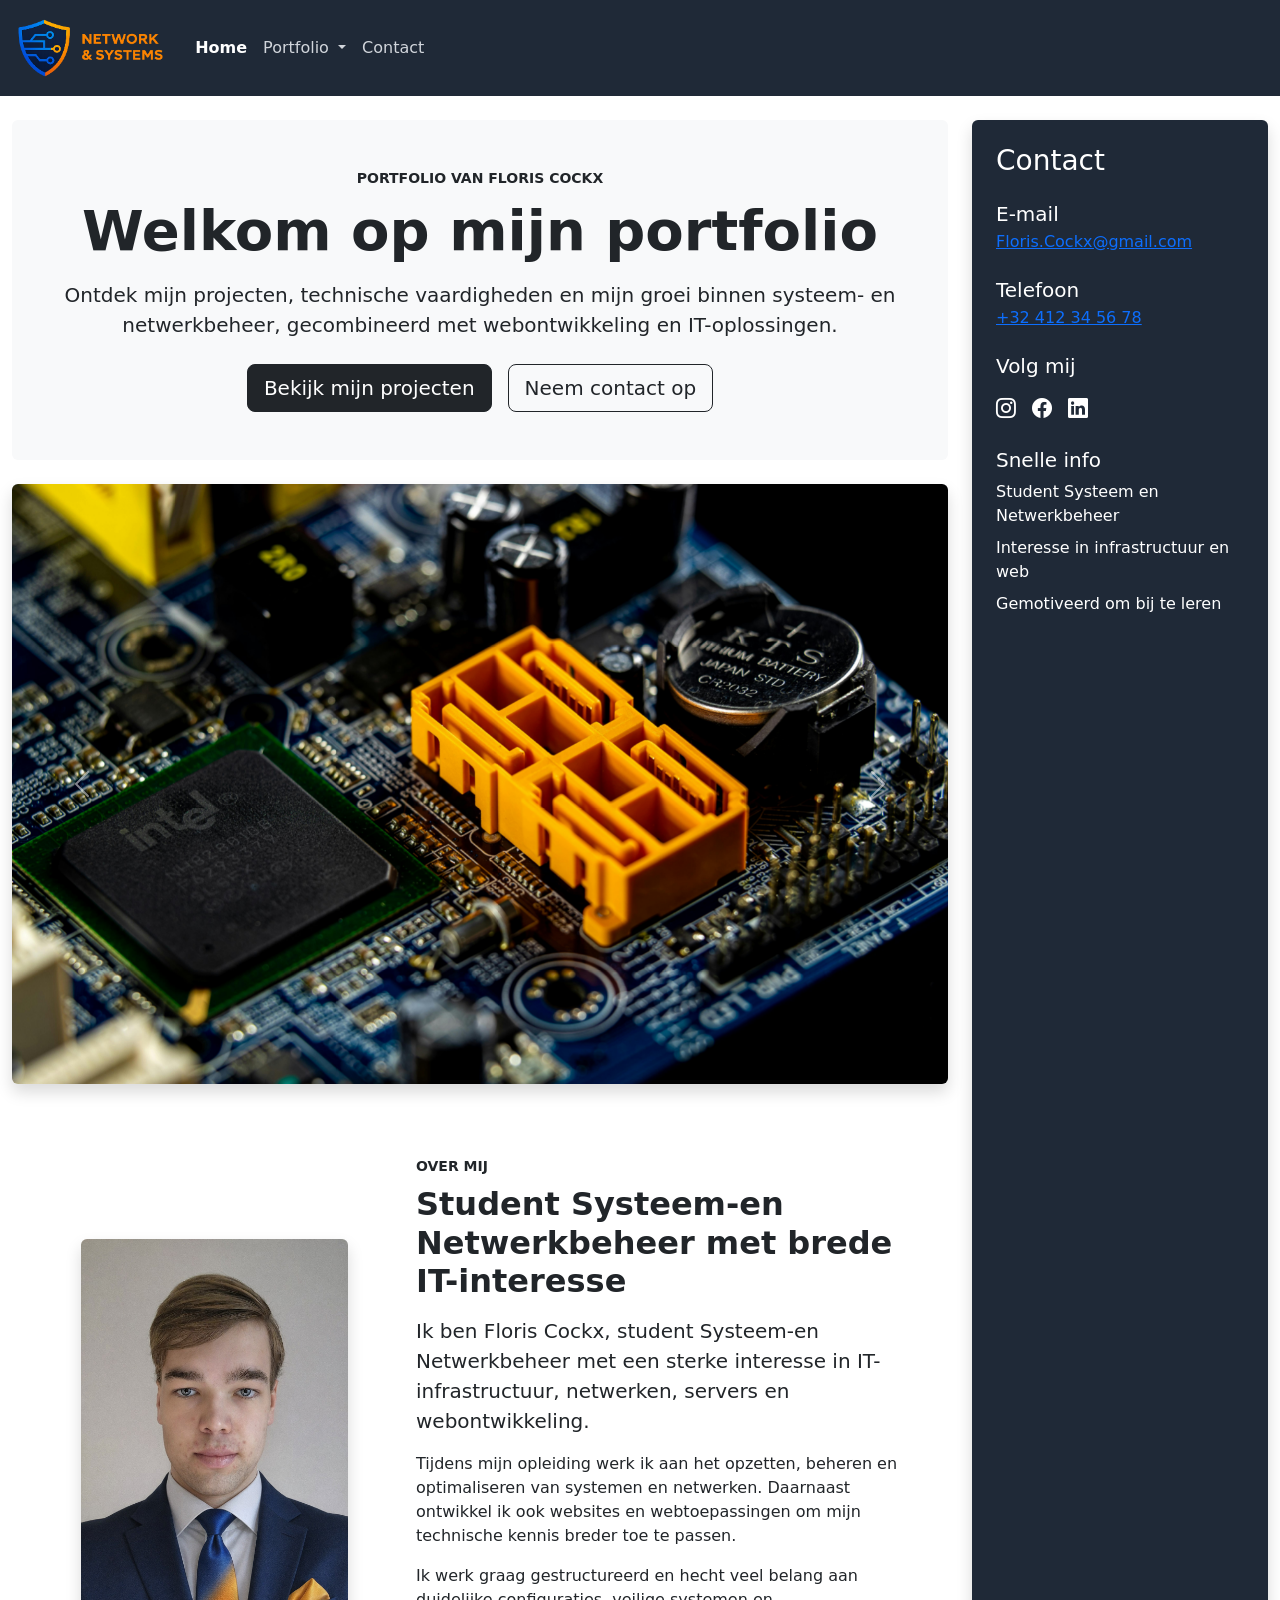
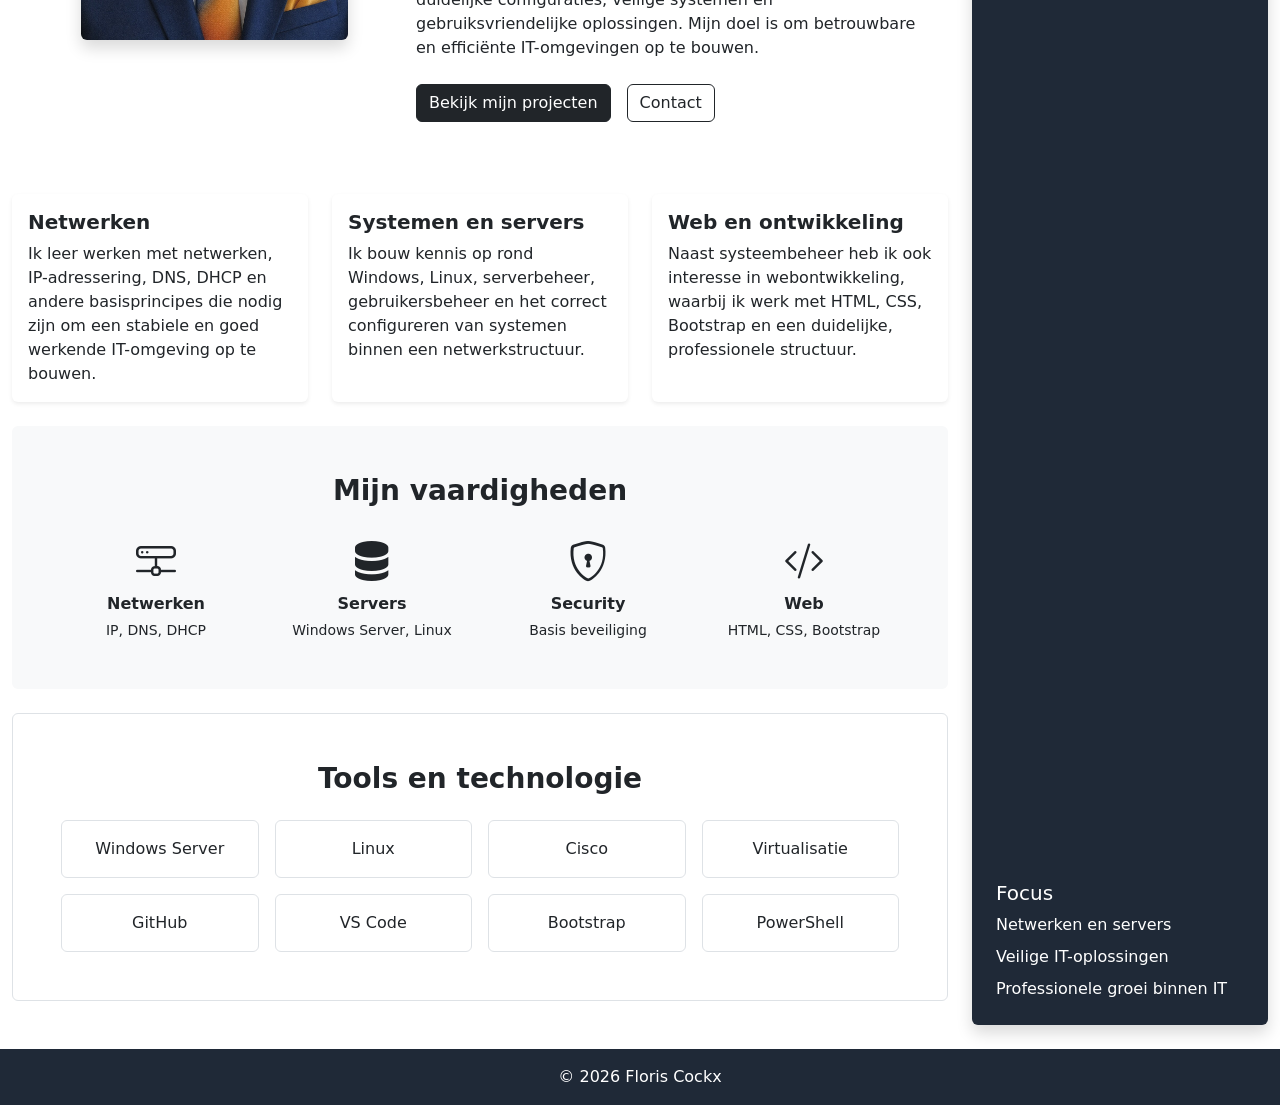
<file: index.html>
<!DOCTYPE html>
<html lang="nl-BE">

<head>
    <!-- Required meta tags -->
    <meta charset="UTF-8">
    <!-- version egde --> 
    <meta http-equiv="X-UA-Compatible" content="IE=edge">
    <meta name="viewport" content="width=device-width, initial-scale=1.0">
    <title>home | Portfolio Floris Cockx</title>
    <!--Reset css copy paste-->
    <link rel="stylesheet" href="css/reset.css">
    <!-- Bootstrap CSS -->
    <link href="https://cdn.jsdelivr.net/npm/bootstrap@5.3.3/dist/css/bootstrap.min.css" rel="stylesheet"
        integrity="sha384-QWTKZyjpPEjISv5WaRU9OFeRpok6YctnYmDr5pNlyT2bRjXh0JMhjY6hW+ALEwIH" crossorigin="anonymous">
    <!-- Bootstrap CSS icons: https://icons.getbootstrap.com/#usage -->
    <link rel="stylesheet" href="https://cdn.jsdelivr.net/npm/bootstrap-icons@1.11.3/font/bootstrap-icons.min.css">
    <!-- JavaScript: Bootstrap Bundle with Popper -->
    <script src="https://cdn.jsdelivr.net/npm/bootstrap@5.3.3/dist/js/bootstrap.bundle.min.js"
        integrity="sha384-YvpcrYf0tY3lHB60NNkmXc5s9fDVZLESaAA55NDzOxhy9GkcIdslK1eN7N6jIeHz" crossorigin="anonymous" defer>
    </script>
    <!-- script voor de huidige jaar -->
    <script src="js/script-jaar.js" defer></script>
    <!-- eigen geschreven css voor jouw html-bestand -->
    <link rel="stylesheet" href="css/style.css">
</head>

<body>
    <header>
        <nav class="navbar navbar-expand-lg navbar-dark header-kleur">
            <section class="container-fluid">
                <a class="navbar-brand" href="index.html">
                    <img src="assets/images/Logo.png" alt="Logo" height="70">
                </a>

                <button class="navbar-toggler" type="button" data-bs-toggle="collapse" data-bs-target="#hoofdnavigatie" aria-controls="hoofdnavigatie" aria-expanded="false"    aria-label="Navigatie openen">
                    <span class="navbar-toggler-icon"></span>
                </button>

                <section class="collapse navbar-collapse" id="hoofdnavigatie">
                    <ul class="navbar-nav me-auto mb-2 mb-lg-0">
                        <li class="nav-item">
                            <a class="nav-link active" aria-current="page" href="index.html">Home</a>
                        </li>

                        <li class="nav-item dropdown">
                            <a class="nav-link dropdown-toggle" href="#" role="button" data-bs-toggle="dropdown" aria-expanded="false">
                                Portfolio
                            </a>
                            <ul class="dropdown-menu">
                                <li><a class="dropdown-item" href="portfolio.html">alle projecten</a></li>
                                <li><a class="dropdown-item" href="bekabelingsplan.html">bekabelingsplan</a></li>
                                <li><a class="dropdown-item" href="magnum_opus1.html">magnum opus 1</a></li>
                                <li><a class="dropdown-item" href="topdesign.html">topdesign</a></li>
                                <li><a class="dropdown-item" href="scripting.html">scripting project</a></li>
                                <li><a class="dropdown-item" href="magnum_opus2.html">magnum opus 2</a></li>
                                <li><a class="dropdown-item" href="createch.html">createch</a></li>
                            </ul>
                        </li>

                        <li class="nav-item">
                            <a class="nav-link" href="contact.html">Contact</a>
                        </li>
                    </ul>
                </section>
            </section>
        </nav>
    </header>

    <main class="container-fluid py-4">
        <section class="row g-4 align-items-stretch">

        <section class="col-lg-9">

            <section class="bg-light rounded p-4 p-lg-5 mb-4 text-center">
            <p class="text-uppercase fw-semibold small mb-2">Portfolio van Floris Cockx</p>
            <h1 class="display-4 fw-bold mb-3">Welkom op mijn portfolio</h1>
            <p class="lead mb-4">
                Ontdek mijn projecten, technische vaardigheden en mijn groei binnen systeem- en netwerkbeheer,
                gecombineerd met webontwikkeling en IT-oplossingen.
            </p>

            <nav class="d-flex justify-content-center gap-3 flex-wrap">
                <a href="portfolio.html" class="btn btn-dark btn-lg">Bekijk mijn projecten</a>
                <a href="contact.html" class="btn btn-outline-dark btn-lg">Neem contact op</a>
            </nav>
            </section>

            <section id="carouselExampleAutoplaying" class="carousel slide mb-5 shadow rounded overflow-hidden"
            data-bs-ride="carousel" data-bs-interval="7000">
            <section class="carousel-inner">
                <section class="carousel-item active">
                <img src="assets/images/sfeerbeeld 1.jpg" class="d-block w-100 carousel-foto"
                    alt="foto van servers met kabels">
                </section>
                <section class="carousel-item">
                <img src="assets/images/sfeerbeeld 2.jpg" class="d-block w-100 carousel-foto"
                    alt="foto van codes op een computerscherm">
                </section>
                <section class="carousel-item">
                <img src="assets/images/sfeerbeeld 3.jpg" class="d-block w-100 carousel-foto"
                    alt="foto van een laptop met code op het scherm">
                </section>
            </section>

            <button class="carousel-control-prev" type="button" data-bs-target="#carouselExampleAutoplaying"
                data-bs-slide="prev">
                <span class="carousel-control-prev-icon" aria-hidden="true"></span>
                <span class="visually-hidden">Vorige</span>
            </button>

            <button class="carousel-control-next" type="button" data-bs-target="#carouselExampleAutoplaying"
                data-bs-slide="next">
                <span class="carousel-control-next-icon" aria-hidden="true"></span>
                <span class="visually-hidden">Volgende</span>
            </button>
            </section>

            <section class="row g-4 align-items-center mb-5 bg-white rounded p-3 p-lg-4">
            <article class="col-lg-5 text-center">
                <figure class="mb-0">
                <img src="assets/images/professionele_foto.jpg" alt="Foto van Floris Cockx"
                    class="img-fluid w-75 rounded shadow">
                </figure>
            </article>

            <article class="col-lg-7">
                <p class="text-uppercase fw-semibold small mb-2">Over mij</p>
                <h2 class="h2 fw-bold mb-3">Student Systeem-en Netwerkbeheer met brede IT-interesse</h2>

                <p class="lead">
                Ik ben Floris Cockx, student Systeem-en Netwerkbeheer met een sterke interesse in IT-infrastructuur,
                netwerken, servers en webontwikkeling.
                </p>

                <p>
                Tijdens mijn opleiding werk ik aan het opzetten, beheren en optimaliseren van systemen en netwerken.
                Daarnaast ontwikkel ik ook websites en webtoepassingen om mijn technische kennis breder toe te passen.
                </p>

                <p>
                Ik werk graag gestructureerd en hecht veel belang aan duidelijke configuraties, veilige systemen en
                gebruiksvriendelijke oplossingen. Mijn doel is om betrouwbare en efficiënte IT-omgevingen op te bouwen.
                </p>

                <nav class="d-flex gap-3 flex-wrap mt-4">
                <a href="portfolio.html" class="btn btn-dark">Bekijk mijn projecten</a>
                <a href="contact.html" class="btn btn-outline-dark">Contact</a>
                </nav>
            </article>
            </section>

            <section class="row g-4 mb-4">
            <article class="col-md-4">
                <section class="card h-100 shadow-sm border-0">
                <section class="card-body">
                    <h2 class="h5 fw-bold">Netwerken</h2>
                    <p class="mb-0">
                    Ik leer werken met netwerken, IP-adressering, DNS, DHCP en andere basisprincipes die nodig zijn om
                    een stabiele en goed werkende IT-omgeving op te bouwen.
                    </p>
                </section>
                </section>
            </article>

            <article class="col-md-4">
                <section class="card h-100 shadow-sm border-0">
                <section class="card-body">
                    <h2 class="h5 fw-bold">Systemen en servers</h2>
                    <p class="mb-0">
                    Ik bouw kennis op rond Windows, Linux, serverbeheer, gebruikersbeheer en het correct configureren van
                    systemen binnen een netwerkstructuur.
                    </p>
                </section>
                </section>
            </article>

            <article class="col-md-4">
                <section class="card h-100 shadow-sm border-0">
                <section class="card-body">
                    <h2 class="h5 fw-bold">Web en ontwikkeling</h2>
                    <p class="mb-0">
                    Naast systeembeheer heb ik ook interesse in webontwikkeling, waarbij ik werk met HTML, CSS,
                    Bootstrap en een duidelijke, professionele structuur.
                    </p>
                </section>
                </section>
            </article>
            </section>

            <section class="bg-light rounded p-4 p-lg-5 mb-4">
            <h2 class="h3 fw-bold mb-4 text-center">Mijn vaardigheden</h2>

            <section class="row g-4 text-center">
                <article class="col-md-3">
                    <i class="bi bi-hdd-network fs-1 mb-2"></i>
                    <p class="fw-semibold mb-1">Netwerken</p>
                    <p class="small mb-0">IP, DNS, DHCP</p>
                </article>

                <article class="col-md-3">
                    <i class="bi bi-server fs-1 mb-2"></i>
                    <p class="fw-semibold mb-1">Servers</p>
                    <p class="small mb-0">Windows Server, Linux</p>
                </article>

                <article class="col-md-3">
                    <i class="bi bi-shield-lock fs-1 mb-2"></i>
                    <p class="fw-semibold mb-1">Security</p>
                    <p class="small mb-0">Basis beveiliging</p>
                </article>

                <article class="col-md-3">
                    <i class="bi bi-code-slash fs-1 mb-2"></i>
                    <p class="fw-semibold mb-1">Web</p>
                    <p class="small mb-0">HTML, CSS, Bootstrap</p>
                </article>
            </section>
            </section>

            <section class="bg-white rounded border p-4 p-lg-5 mb-4">
            <h2 class="h3 fw-bold mb-4 text-center">Tools en technologie</h2>

            <section class="row g-3 text-center">
                <article class="col-6 col-md-3">
                    <section class="border rounded p-3 h-100">Windows Server</section>
                </article>
                <article class="col-6 col-md-3">
                    <section class="border rounded p-3 h-100">Linux</section>
                </article>
                <article class="col-6 col-md-3">
                    <section class="border rounded p-3 h-100">Cisco</section>
                </article>
                <article class="col-6 col-md-3">
                    <section class="border rounded p-3 h-100">Virtualisatie</section>
                </article>
                <article class="col-6 col-md-3">
                    <section class="border rounded p-3 h-100">GitHub</section>
                </article>
                <article class="col-6 col-md-3">
                    <section class="border rounded p-3 h-100">VS Code</section>
                </article>
                <article class="col-6 col-md-3">
                    <section class="border rounded p-3 h-100">Bootstrap</section>
                </article>
                <article class="col-6 col-md-3">
                    <section class="border rounded p-3 h-100">PowerShell</section>
                </article>
            </section>
            </section>
        </section>

        <aside class="col-lg-3 d-flex">
            <section class="header-kleur text-white rounded p-4 shadow w-100 d-flex flex-column">
            <h2 class="h3 mb-4">Contact</h2>

            <h3 class="h5 mb-1">E-mail</h3>
            <a href="mailto:floris.cockx@gmail.com">Floris.Cockx@gmail.com</a>
            <br/>

            <h3 class="h5 mb-1">Telefoon</h3>
            <a href="tel:+32412345678">+32 412 34 56 78</a>
            <br/>

            <h3 class="h5 mb-3">Volg mij</h3>

            <nav class="d-flex gap-3 fs-5">
                <a href="https://www.instagram.com/floris9cockx/" target="_blank" class="text-white" aria-label="Instagram">
                    <i class="bi bi-instagram"></i>
                </a>
                <a href="https://www.facebook.com/profile.php?id=100070587662087" target="_blank" class="text-white" aria-label="Facebook">
                    <i class="bi bi-facebook"></i>
                </a>
                <a href="https://www.linkedin.com/in/floris-undefined-301005406/" target="_blank" class="text-white" aria-label="LinkedIn">
                    <i class="bi bi-linkedin"></i>
                </a>
            </nav>
            <br />

            <section class="mb-4">
                <h3 class="h5 mb-2">Snelle info</h3>
                <p class="mb-2">Student Systeem en Netwerkbeheer</p>
                <p class="mb-2">Interesse in infrastructuur en web</p>
                <p class="mb-0">Gemotiveerd om bij te leren</p>
            </section>

            <section class="mt-auto">
                <h3 class="h5 mb-2">Focus</h3>
                <p class="mb-2">Netwerken en servers</p>
                <p class="mb-2">Veilige IT-oplossingen</p>
                <p class="mb-0">Professionele groei binnen IT</p>
            </section>
            </section>
        </aside>
        </section>
    </main>

    <footer class="header-kleur text-white text-center py-3">
        <p class="sticky-bottom text-center mb-0">&copy; <span id="year"></span> Floris Cockx</p>
    </footer>

</body>
</html>
</file>
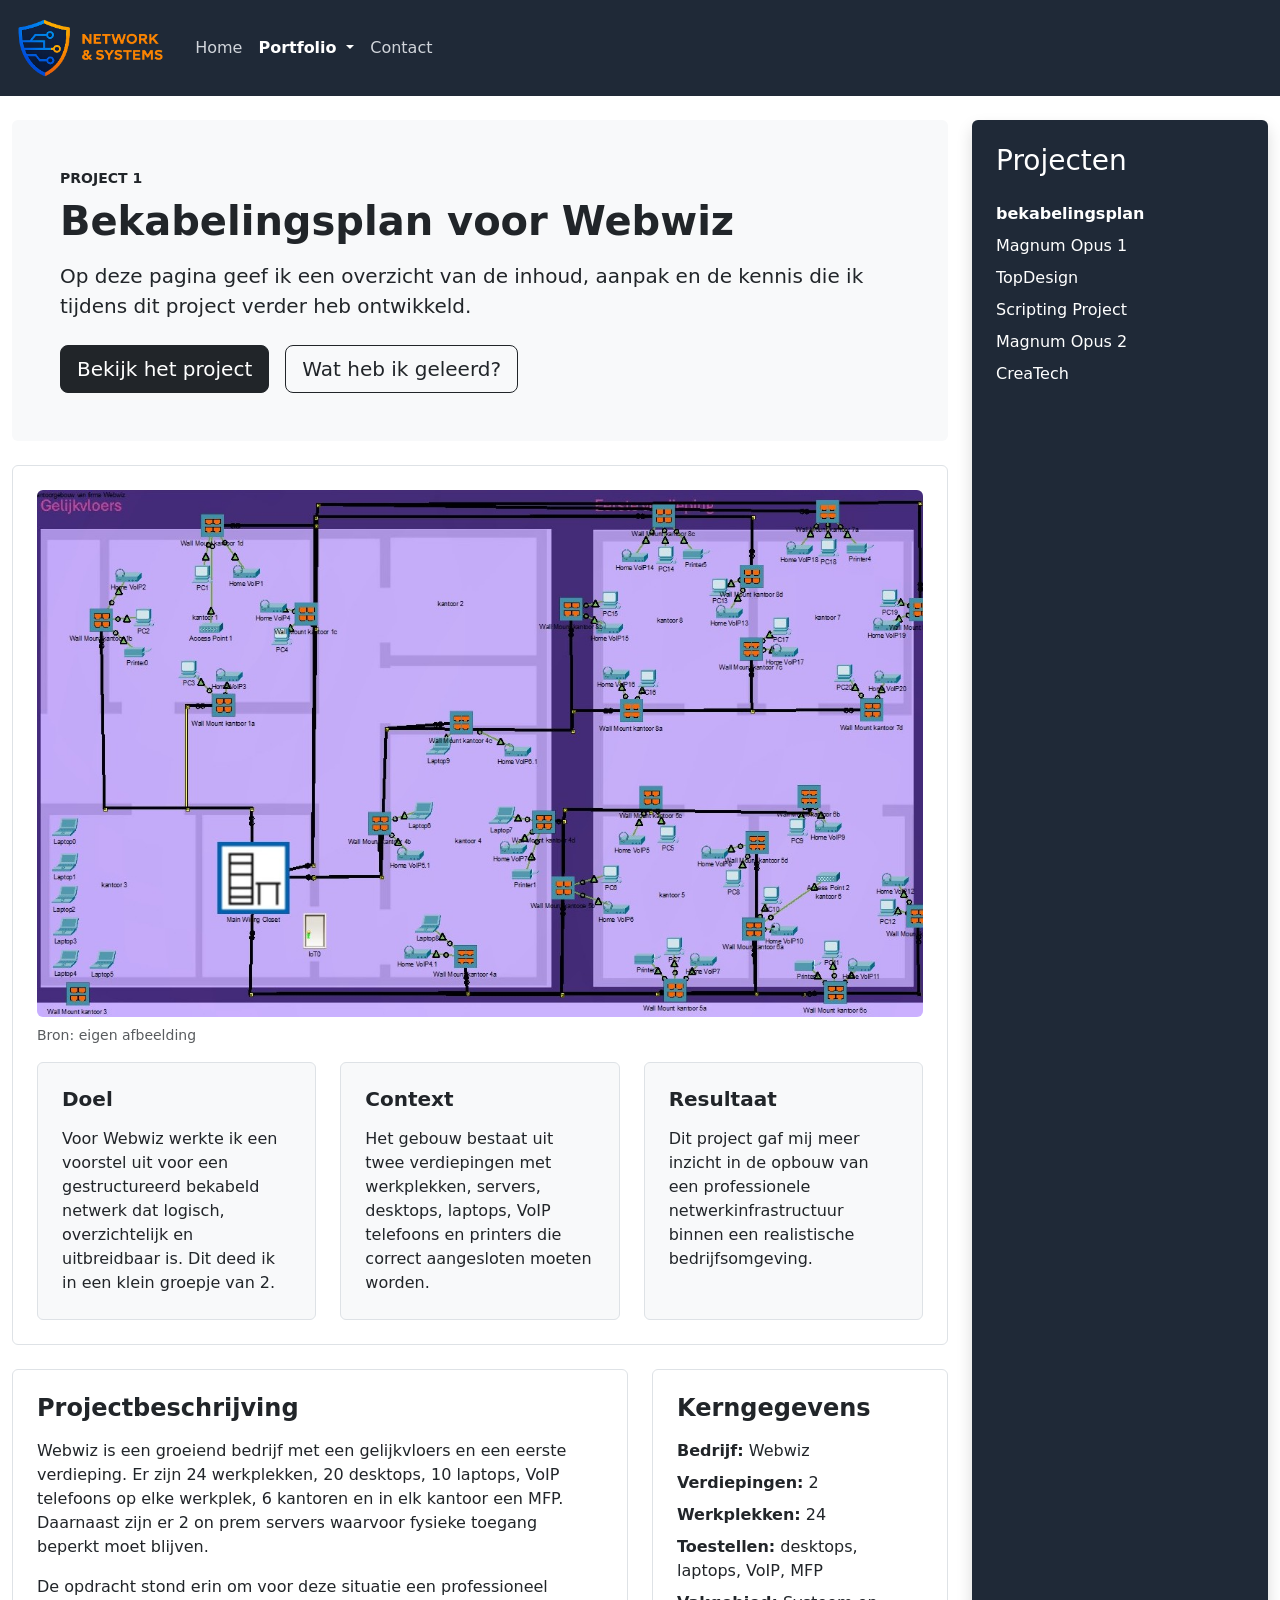
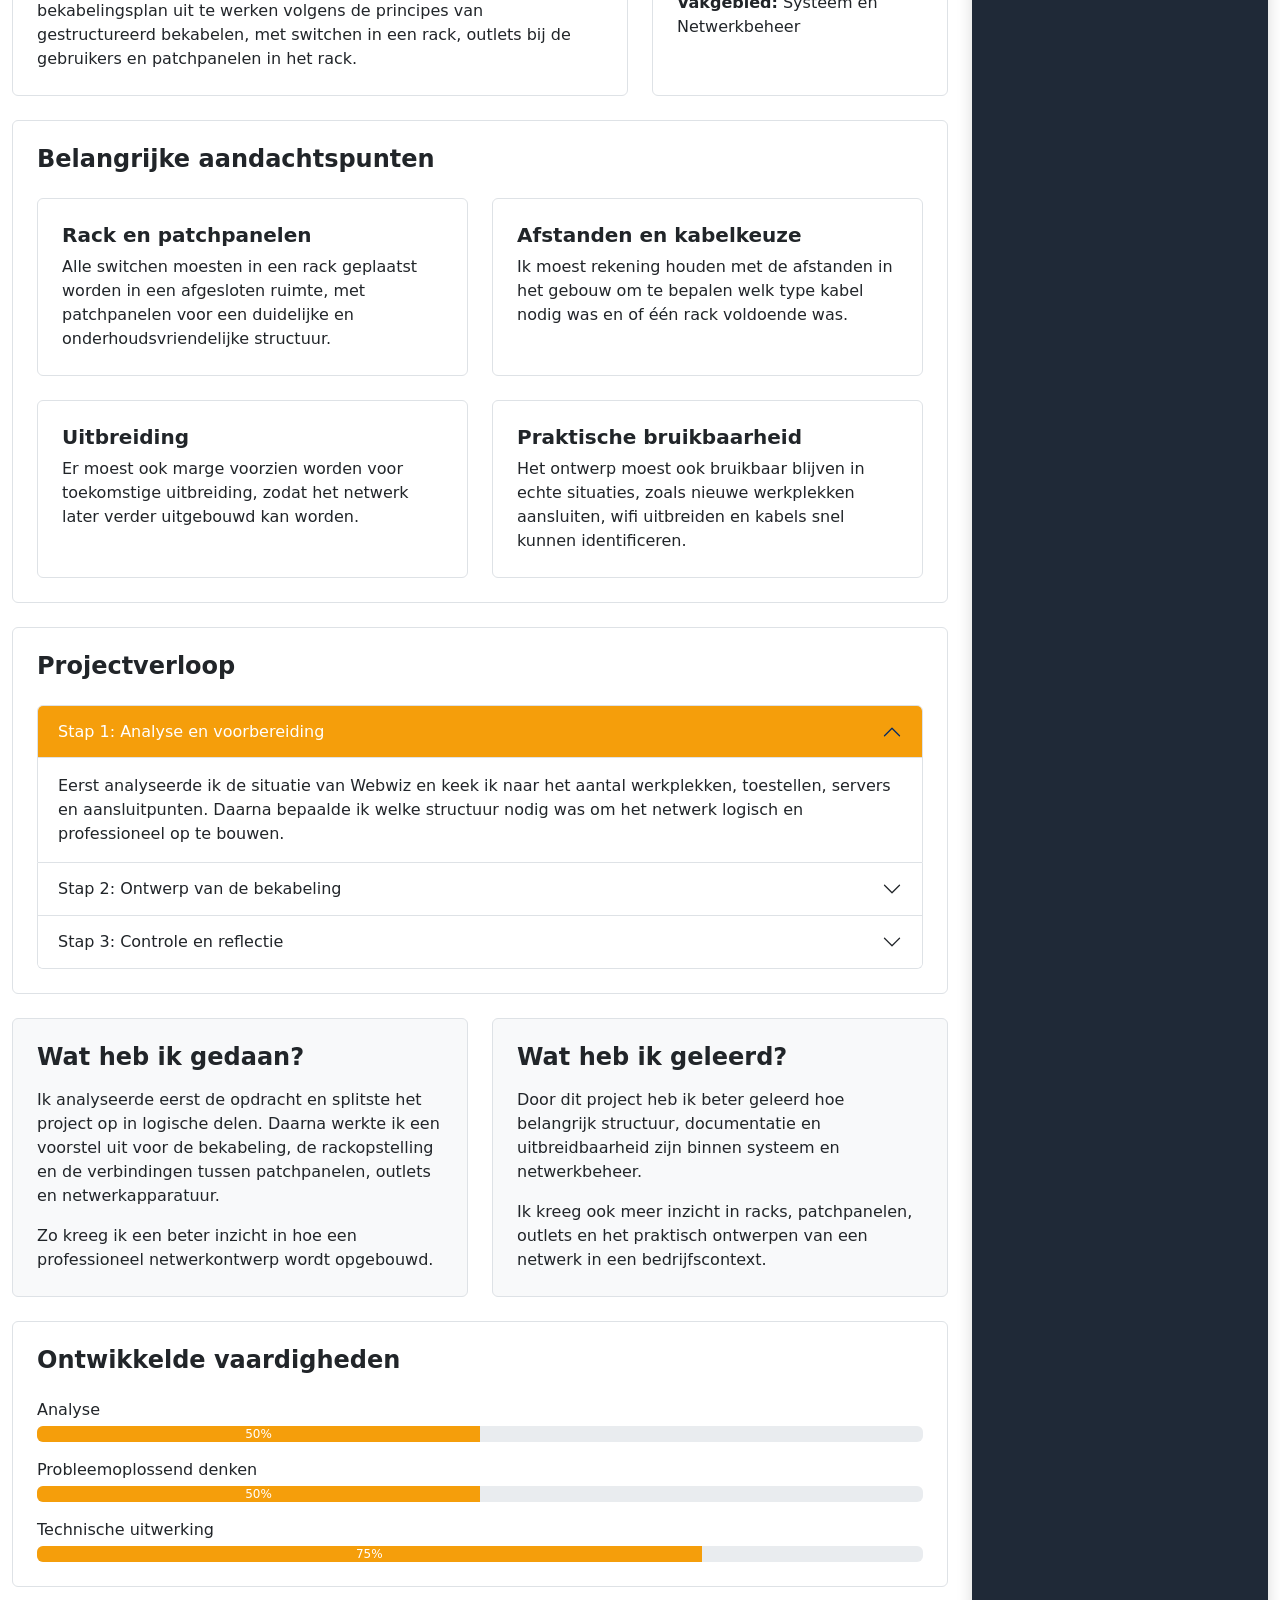
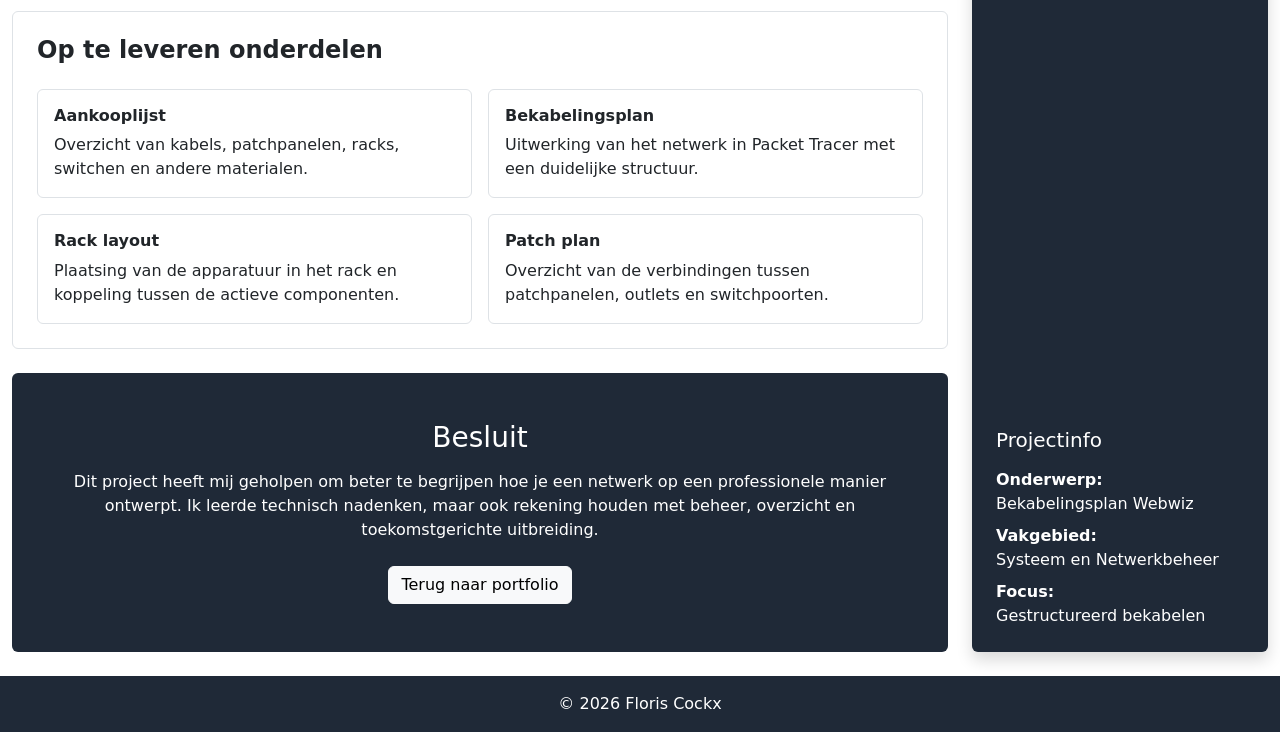
<file: bekabelingsplan.html>
<!DOCTYPE html>
<html lang="nl-BE">
    
<head>
    <!-- Required meta tags -->
    <meta charset="UTF-8">
    <!-- version egde --> 
    <meta http-equiv="X-UA-Compatible" content="IE=edge">
    <meta name="viewport" content="width=device-width, initial-scale=1.0">
    <title>Bekabelingsplan | Portfolio Floris Cockx</title>
    <!--Reset css copy paste-->
    <link rel="stylesheet" href="css/reset.css">
    <!-- Bootstrap CSS -->
    <link href="https://cdn.jsdelivr.net/npm/bootstrap@5.3.3/dist/css/bootstrap.min.css" rel="stylesheet"
      integrity="sha384-QWTKZyjpPEjISv5WaRU9OFeRpok6YctnYmDr5pNlyT2bRjXh0JMhjY6hW+ALEwIH" crossorigin="anonymous">
    <!-- Bootstrap CSS icons: https://icons.getbootstrap.com/#usage -->
    <link rel="stylesheet" href="https://cdn.jsdelivr.net/npm/bootstrap-icons@1.11.3/font/bootstrap-icons.min.css">
    <!-- JavaScript: Bootstrap Bundle with Popper -->
    <script src="https://cdn.jsdelivr.net/npm/bootstrap@5.3.3/dist/js/bootstrap.bundle.min.js"
      integrity="sha384-YvpcrYf0tY3lHB60NNkmXc5s9fDVZLESaAA55NDzOxhy9GkcIdslK1eN7N6jIeHz" crossorigin="anonymous" defer>
    </script>
    <!-- script voor de huidige jaar -->
    <script src="js/script-jaar.js" defer></script>
    <!-- eigen geschreven css voor jouw html-bestand -->
    <link rel="stylesheet" href="css/style.css">
</head>

<body>
    <header>
      <nav class="navbar navbar-expand-lg navbar-dark header-kleur">
        <section class="container-fluid">
          <a class="navbar-brand" href="index.html">
            <img src="assets/images/Logo.png" alt="Logo" height="70">
          </a>

          <button class="navbar-toggler" type="button" data-bs-toggle="collapse" data-bs-target="#hoofdnavigatie"
            aria-controls="hoofdnavigatie" aria-expanded="false" aria-label="Navigatie openen">
            <span class="navbar-toggler-icon"></span>
          </button>

          <section class="collapse navbar-collapse" id="hoofdnavigatie">
            <ul class="navbar-nav me-auto mb-2 mb-lg-0">
              <li class="nav-item">
                <a class="nav-link" href="index.html">Home</a>
              </li>

              <li class="nav-item dropdown">
                <a class="nav-link dropdown-toggle active" href="#" role="button" data-bs-toggle="dropdown"
                  aria-expanded="false">
                  Portfolio
                </a>
                <ul class="dropdown-menu">
                  <li><a class="dropdown-item" href="portfolio.html">alle projecten</a></li>
                  <li><a class="dropdown-item active" aria-current="page" href="bekabelingsplan.html">bekabelingsplan</a></li>
                  <li><a class="dropdown-item" href="magnum_opus1.html">magnum opus 1</a></li>
                  <li><a class="dropdown-item" href="topdesign.html">topdesign</a></li>
                  <li><a class="dropdown-item" href="scripting.html">scripting project</a></li>
                  <li><a class="dropdown-item" href="magnum_opus2.html">magnum opus 2</a></li>
                  <li><a class="dropdown-item" href="createch.html">createch</a></li>
                </ul>
              </li>

              <li class="nav-item">
                <a class="nav-link" href="contact.html">Contact</a>
              </li>
            </ul>
          </section>
        </section>
      </nav>
    </header>

    <main class="container-fluid py-4">
      <section class="row g-4 align-items-stretch">

        <section class="col-lg-9">

          <section class="bg-light rounded p-4 p-lg-5 mb-4">
            <p class="text-uppercase fw-semibold small mb-2">Project 1</p>
            <h1 class="display-6 fw-bold mb-3">Bekabelingsplan voor Webwiz</h1>
            <p class="lead mb-4">
              Op deze pagina geef ik een overzicht van de inhoud, aanpak en de kennis die ik tijdens dit project verder heb ontwikkeld.
            </p>

            <nav class="d-flex flex-wrap gap-3">
              <a href="#projectoverzicht" class="btn btn-dark btn-lg">Bekijk het project</a>
              <a href="#leerpunten" class="btn btn-outline-dark btn-lg">Wat heb ik geleerd?</a>
            </nav>
          </section>

          <section class="bg-white rounded p-4 mb-4 border">
            <figure>
              <img src="assets/images/bekabelingsplan.jpg" alt="Bekabelingsplan" class="img-fluid rounded w-100 mb-2 project-foto">
              <figcaption class="text-muted small">Bron: eigen afbeelding</figcaption>
            </figure>

            <section class="row g-4" id="projectoverzicht">
              <article class="col-md-4">
                <section class="border rounded p-4 h-100 bg-light" >
                  <h2 class="h5 fw-bold mb-3">Doel</h2>
                  <p class="mb-0">
                    Voor Webwiz werkte ik een voorstel uit voor een gestructureerd bekabeld netwerk dat logisch,
                    overzichtelijk en uitbreidbaar is. Dit deed ik in een klein groepje van 2.
                  </p>
                </section>
              </article>

              <article class="col-md-4">
                <section class="border rounded p-4 h-100 bg-light">
                  <h2 class="h5 fw-bold mb-3">Context</h2>
                  <p class="mb-0">
                    Het gebouw bestaat uit twee verdiepingen met werkplekken, servers, desktops, laptops,
                    VoIP telefoons en printers die correct aangesloten moeten worden.
                  </p>
                </section>
              </article>

              <article class="col-md-4">
                <section class="border rounded p-4 h-100 bg-light">
                  <h2 class="h5 fw-bold mb-3">Resultaat</h2>
                  <p class="mb-0">
                    Dit project gaf mij meer inzicht in de opbouw van een professionele netwerkinfrastructuur
                    binnen een realistische bedrijfsomgeving.
                  </p>
                </section>
              </article>
            </section>
          </section>

          <section class="row g-4 mb-4">
            <article class="col-lg-8">
              <section class="bg-white rounded p-4 h-100 border">
                <h2 class="h4 fw-bold mb-3">Projectbeschrijving</h2>
                <p>
                  Webwiz is een groeiend bedrijf met een gelijkvloers en een eerste verdieping. Er zijn 24 werkplekken,
                  20 desktops, 10 laptops, VoIP telefoons op elke werkplek, 6 kantoren en in elk kantoor een MFP.
                  Daarnaast zijn er 2 on prem servers waarvoor fysieke toegang beperkt moet blijven. 
                </p>
                <p class="mb-0">
                  De opdracht stond erin om voor deze situatie een professioneel bekabelingsplan uit te werken volgens
                  de principes van gestructureerd bekabelen, met switchen in een rack, outlets bij de gebruikers
                  en patchpanelen in het rack. 
                </p>
              </section>
            </article>

            <article class="col-lg-4">
              <section class="bg-white rounded p-4 h-100 border">
                <h2 class="h4 fw-bold mb-3">Kerngegevens</h2>
                <ul class="list-unstyled mb-0">
                  <li class="mb-2"><strong>Bedrijf:</strong> Webwiz</li>
                  <li class="mb-2"><strong>Verdiepingen:</strong> 2</li>
                  <li class="mb-2"><strong>Werkplekken:</strong> 24</li>
                  <li class="mb-2"><strong>Toestellen:</strong> desktops, laptops, VoIP, MFP</li>
                  <li class="mb-0"><strong>Vakgebied:</strong> Systeem en Netwerkbeheer</li>
                </ul>
              </section>
            </article>
          </section>

          <section class="bg-white rounded p-4 mb-4 border">
            <h2 class="h4 fw-bold mb-4">Belangrijke aandachtspunten</h2>

            <section class="row g-4">
              <article class="col-md-6">
                <section class="border rounded p-4 h-100">
                  <h3 class="h5 fw-bold">Rack en patchpanelen</h3>
                  <p class="mb-0">
                    Alle switchen moesten in een rack geplaatst worden in een afgesloten ruimte,
                    met patchpanelen voor een duidelijke en onderhoudsvriendelijke structuur.
                  </p>
                </section>
              </article>

              <article class="col-md-6">
                <section class="border rounded p-4 h-100">
                  <h3 class="h5 fw-bold">Afstanden en kabelkeuze</h3>
                  <p class="mb-0">
                    Ik moest rekening houden met de afstanden in het gebouw om te bepalen welk type kabel nodig was
                    en of één rack voldoende was. 
                  </p>
                </section>
              </article>

              <article class="col-md-6">
                <section class="border rounded p-4 h-100">
                  <h3 class="h5 fw-bold">Uitbreiding</h3>
                  <p class="mb-0">
                    Er moest ook marge voorzien worden voor toekomstige uitbreiding,
                    zodat het netwerk later verder uitgebouwd kan worden. 
                  </p>
                </section>
              </article>

              <article class="col-md-6">
                <section class="border rounded p-4 h-100">
                  <h3 class="h5 fw-bold">Praktische bruikbaarheid</h3>
                  <p class="mb-0">
                    Het ontwerp moest ook bruikbaar blijven in echte situaties, zoals nieuwe werkplekken aansluiten,
                    wifi uitbreiden en kabels snel kunnen identificeren.
                  </p>
                </section>
              </article>
            </section>
          </section>

          <section class="bg-white rounded p-4 mb-4 border">
            <h2 class="h4 fw-bold mb-4">Projectverloop</h2>

            <section class="accordion" id="projectAccordion">
              <section class="accordion-item">
                <h3 class="accordion-header">
                  <button class="accordion-button" type="button" data-bs-toggle="collapse" data-bs-target="#stap1"
                    aria-expanded="true" aria-controls="stap1">
                    Stap 1: Analyse en voorbereiding
                  </button>
                </h3>
                <section id="stap1" class="accordion-collapse collapse show" data-bs-parent="#projectAccordion">
                  <section class="accordion-body">
                    Eerst analyseerde ik de situatie van Webwiz en keek ik naar het aantal werkplekken,
                    toestellen, servers en aansluitpunten. Daarna bepaalde ik welke structuur nodig was
                    om het netwerk logisch en professioneel op te bouwen.
                  </section>
                </section>
              </section>

              <section class="accordion-item">
                <h3 class="accordion-header">
                  <button class="accordion-button collapsed" type="button" data-bs-toggle="collapse" data-bs-target="#stap2"
                    aria-expanded="false" aria-controls="stap2">
                    Stap 2: Ontwerp van de bekabeling
                  </button>
                </h3>
                <section id="stap2" class="accordion-collapse collapse" data-bs-parent="#projectAccordion">
                  <section class="accordion-body">
                    In deze fase werkte ik het bekabelingsplan uit met outlets bij de gebruikers,
                    patchpanelen in het rack en een logische indeling van de actieve componenten.
                    Daarbij hield ik rekening met afstanden, kabeltype en uitbreidbaarheid.
                  </section>
                </section>
              </section>

              <section class="accordion-item">
                <h3 class="accordion-header">
                  <button class="accordion-button collapsed" type="button" data-bs-toggle="collapse" data-bs-target="#stap3"
                    aria-expanded="false" aria-controls="stap3">
                    Stap 3: Controle en reflectie
                  </button>
                </h3>
                <section id="stap3" class="accordion-collapse collapse" data-bs-parent="#projectAccordion">
                  <section class="accordion-body">
                    Tot slot keek ik kritisch naar de haalbaarheid van het ontwerp:
                    is het netwerk overzichtelijk, eenvoudig te beheren en bruikbaar in een echte werkomgeving?
                    Zo leerde ik verder denken dan alleen de theorie.
                  </section>
                </section>
              </section>
            </section>
          </section>

          <section class="row g-4 mb-4">
            <article class="col-md-6">
              <section class="bg-light rounded p-4 h-100 border">
                <h2 class="h4 fw-bold mb-3">Wat heb ik gedaan?</h2>
                <p>
                  Ik analyseerde eerst de opdracht en splitste het project op in logische delen.
                  Daarna werkte ik een voorstel uit voor de bekabeling, de rackopstelling
                  en de verbindingen tussen patchpanelen, outlets en netwerkapparatuur.
                </p>
                <p class="mb-0">
                  Zo kreeg ik een beter inzicht in hoe een professioneel netwerkontwerp wordt opgebouwd.
                </p>
              </section>
            </article>

            <article class="col-md-6" id="leerpunten">
              <section class="bg-light rounded p-4 h-100 border">
                <h2 class="h4 fw-bold mb-3">Wat heb ik geleerd?</h2>
                <p>
                  Door dit project heb ik beter geleerd hoe belangrijk structuur,
                  documentatie en uitbreidbaarheid zijn binnen systeem en netwerkbeheer.
                </p>
                <p class="mb-0">
                  Ik kreeg ook meer inzicht in racks, patchpanelen, outlets
                  en het praktisch ontwerpen van een netwerk in een bedrijfscontext.
                </p>
              </section>
            </article>
          </section>

          <section class="bg-white rounded p-4 mb-4 border">
            <h2 class="h4 fw-bold mb-4">Ontwikkelde vaardigheden</h2>

            <p class="mb-1">Analyse</p>
            <section class="progress mb-3" role="progressbar" aria-label="Analyse" aria-valuenow="75" aria-valuemin="0" aria-valuemax="100">
              <section class="progress-bar w-50">50%</section>
            </section>

            <p class="mb-1">Probleemoplossend denken</p>
            <section class="progress mb-3" role="progressbar" aria-label="Probleemoplossend denken" aria-valuenow="75" aria-valuemin="0" aria-valuemax="100">
              <section class="progress-bar w-50">50%</section>
            </section>

            <p class="mb-1">Technische uitwerking</p>
            <section class="progress mb-0" role="progressbar" aria-label="Technische uitwerking" aria-valuenow="75" aria-valuemin="0" aria-valuemax="100">
              <section class="progress-bar w-75">75%</section>
            </section>
          </section>

          <section class="bg-white rounded p-4 mb-4 border">
            <h2 class="h4 fw-bold mb-4">Op te leveren onderdelen</h2>

            <section class="row g-3">
              <article class="col-md-6">
                <section class="border rounded p-3 h-100">
                  <h3 class="h6 fw-bold mb-2">Aankooplijst</h3>
                  <p class="mb-0">Overzicht van kabels, patchpanelen, racks, switchen en andere materialen.</p>
                </section>
              </article>

              <article class="col-md-6">
                <section class="border rounded p-3 h-100">
                  <h3 class="h6 fw-bold mb-2">Bekabelingsplan</h3>
                  <p class="mb-0">Uitwerking van het netwerk in Packet Tracer met een duidelijke structuur.</p>
                </section>
              </article>

              <article class="col-md-6">
                <section class="border rounded p-3 h-100">
                  <h3 class="h6 fw-bold mb-2">Rack layout</h3>
                  <p class="mb-0">Plaatsing van de apparatuur in het rack en koppeling tussen de actieve componenten.</p>
                </section>
              </article>

              <article class="col-md-6">
                <section class="border rounded p-3 h-100">
                  <h3 class="h6 fw-bold mb-2">Patch plan</h3>
                  <p class="mb-0">Overzicht van de verbindingen tussen patchpanelen, outlets en switchpoorten.</p>
                </section>
              </article>
            </section>
          </section>

          <section class="header-kleur text-white rounded p-4 p-lg-5 text-center">
            <h2 class="h3 mb-3">Besluit</h2>
            <p class="mb-4">
              Dit project heeft mij geholpen om beter te begrijpen hoe je een netwerk op een professionele manier ontwerpt.
              Ik leerde technisch nadenken, maar ook rekening houden met beheer, overzicht en toekomstgerichte uitbreiding.
            </p>
            <a href="portfolio.html" class="btn btn-light">Terug naar portfolio</a>
          </section>

        </section>

        <aside class="col-lg-3">
          <section class="header-kleur text-white rounded p-4 h-100 shadow d-flex flex-column">
            <h2 class="h3 mb-4">Projecten</h2>

            <ul class="list-unstyled mb-4">
              <li class="mb-2"><a href="bekabelingsplan.html" class="text-white text-decoration-none fw-bold">bekabelingsplan</a></li>
              <li class="mb-2"><a href="magnum_opus1.html" class="text-white text-decoration-none">Magnum Opus 1</a></li>
              <li class="mb-2"><a href="topdesign.html" class="text-white text-decoration-none">TopDesign</a></li>
              <li class="mb-2"><a href="scripting.html" class="text-white text-decoration-none">Scripting Project</a></li>
              <li class="mb-2"><a href="magnum_opus2.html" class="text-white text-decoration-none">Magnum Opus 2</a></li>
              <li class="mb-0"><a href="createch.html" class="text-white text-decoration-none">CreaTech</a></li>
            </ul>

            <section class="mt-auto">
              <h3 class="h5 mb-3">Projectinfo</h3>
              <p class="mb-2"><strong>Onderwerp:</strong><br>Bekabelingsplan Webwiz</p>
              <p class="mb-2"><strong>Vakgebied:</strong><br>Systeem en Netwerkbeheer</p>
              <p class="mb-0"><strong>Focus:</strong><br>Gestructureerd bekabelen</p>
            </section>
          </section>
        </aside>

      </section>
    </main>

    <footer class="header-kleur text-white text-center py-3">
      <p class="sticky-bottom text-center mb-0">&copy; <span id="year"></span> Floris Cockx</p>
    </footer>
</body>
</html>
</file>
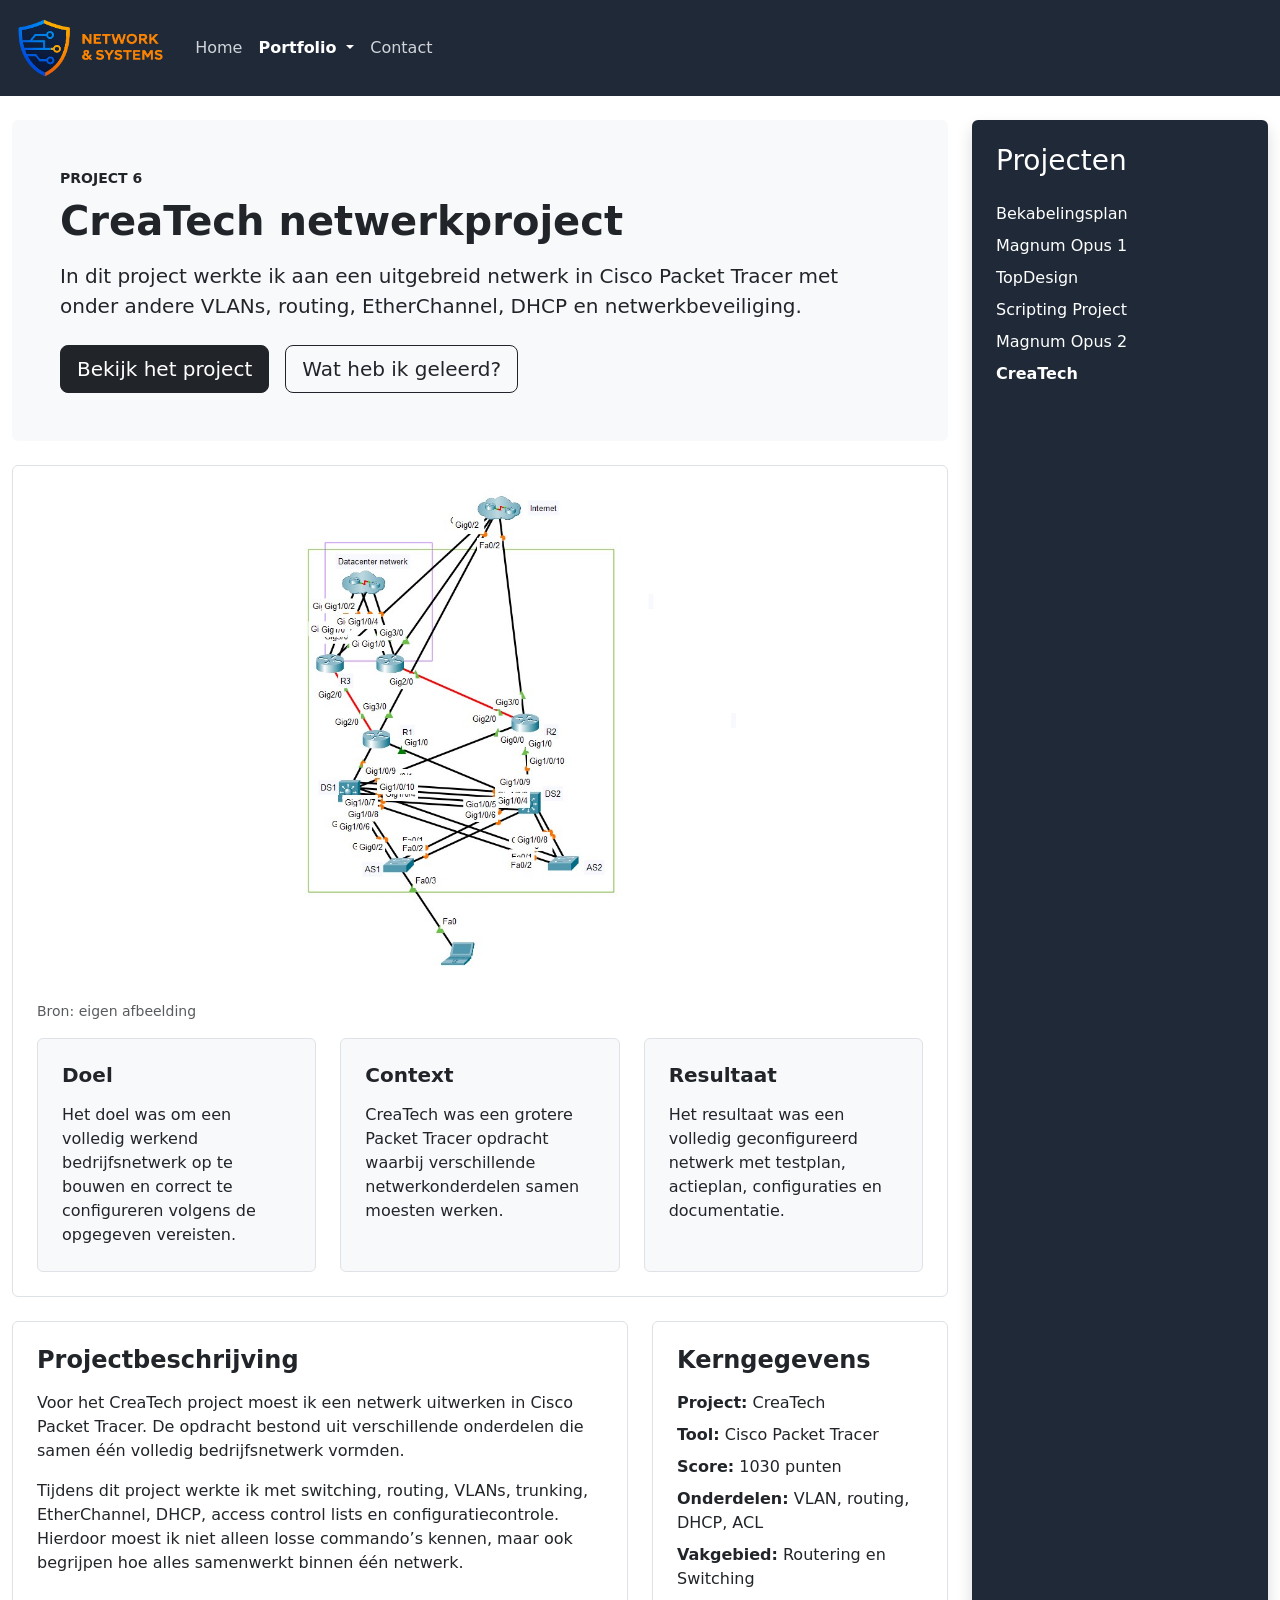
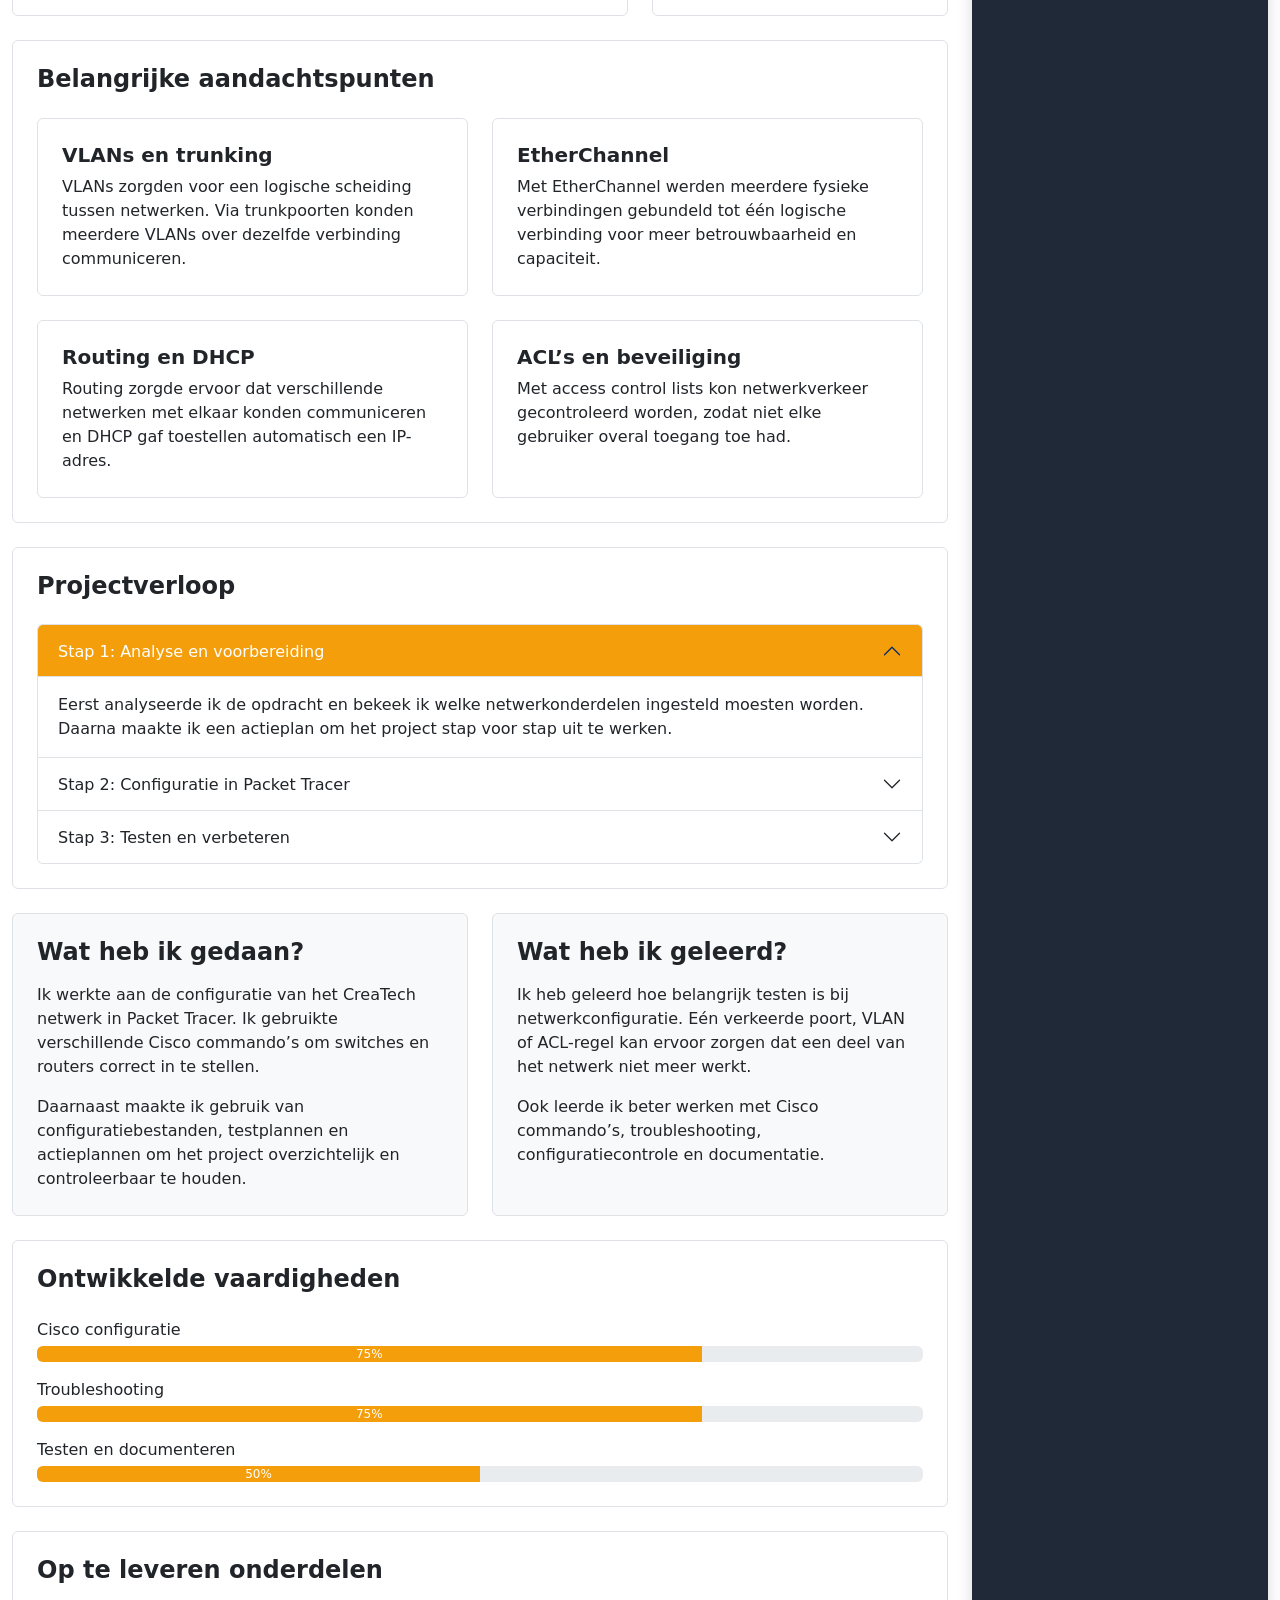
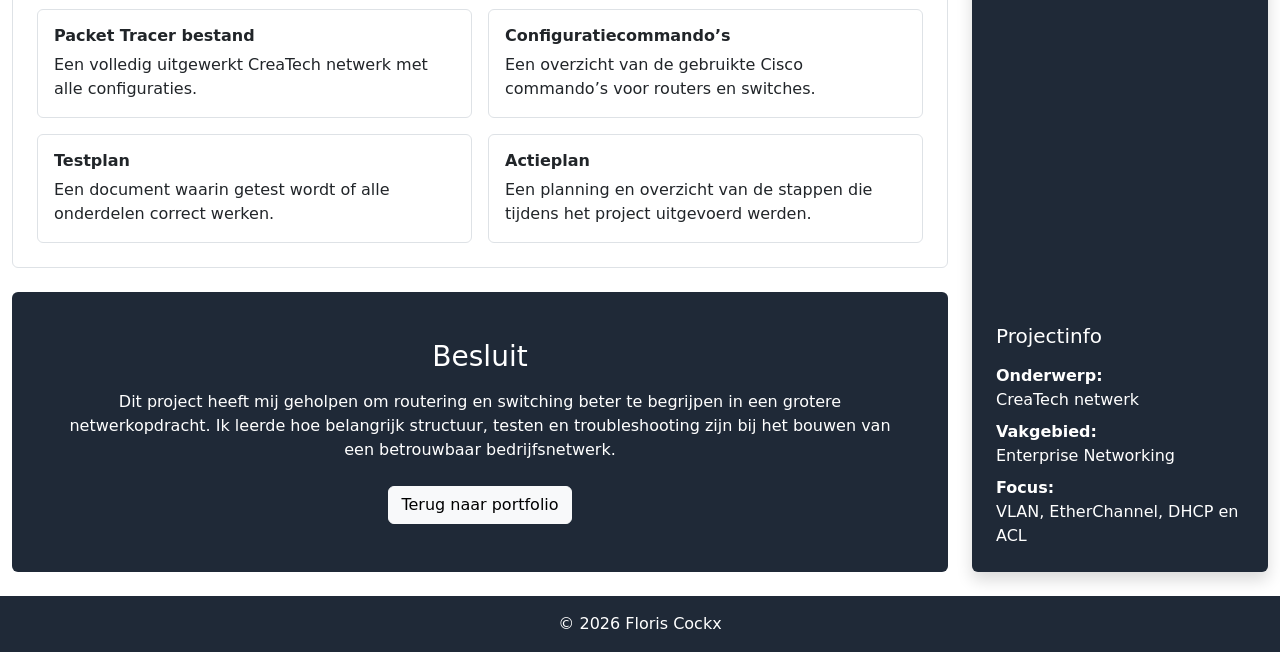
<file: createch.html>
<!DOCTYPE html>
<html lang="nl-BE">
    
<head>
    <!-- Required meta tags -->
    <meta charset="UTF-8">
    <!-- version egde --> 
    <meta http-equiv="X-UA-Compatible" content="IE=edge">
    <meta name="viewport" content="width=device-width, initial-scale=1.0">
    <title>CreaTech | Portfolio Floris Cockx</title>
    <!--Reset css copy paste-->
    <link rel="stylesheet" href="css/reset.css">
    <!-- Bootstrap CSS -->
    <link href="https://cdn.jsdelivr.net/npm/bootstrap@5.3.3/dist/css/bootstrap.min.css" rel="stylesheet"
      integrity="sha384-QWTKZyjpPEjISv5WaRU9OFeRpok6YctnYmDr5pNlyT2bRjXh0JMhjY6hW+ALEwIH" crossorigin="anonymous">
    <!-- Bootstrap CSS icons: https://icons.getbootstrap.com/#usage -->
    <link rel="stylesheet" href="https://cdn.jsdelivr.net/npm/bootstrap-icons@1.11.3/font/bootstrap-icons.min.css">
    <!-- JavaScript: Bootstrap Bundle with Popper -->
    <script src="https://cdn.jsdelivr.net/npm/bootstrap@5.3.3/dist/js/bootstrap.bundle.min.js"
      integrity="sha384-YvpcrYf0tY3lHB60NNkmXc5s9fDVZLESaAA55NDzOxhy9GkcIdslK1eN7N6jIeHz" crossorigin="anonymous" defer>
    </script>
    <!-- script voor de huidige jaar -->
    <script src="js/script-jaar.js" defer></script>
    <!-- eigen geschreven css voor jouw html-bestand -->
    <link rel="stylesheet" href="css/style.css">
</head>

<body>
    <header>
      <nav class="navbar navbar-expand-lg navbar-dark header-kleur">
        <section class="container-fluid">
          <a class="navbar-brand" href="index.html">
            <img src="assets/images/Logo.png" alt="Logo" height="70">
          </a>

          <button class="navbar-toggler" type="button" data-bs-toggle="collapse" data-bs-target="#hoofdnavigatie"
            aria-controls="hoofdnavigatie" aria-expanded="false" aria-label="Navigatie openen">
            <span class="navbar-toggler-icon"></span>
          </button>

          <section class="collapse navbar-collapse" id="hoofdnavigatie">
            <ul class="navbar-nav me-auto mb-2 mb-lg-0">
              <li class="nav-item">
                <a class="nav-link" href="index.html">Home</a>
              </li>

              <li class="nav-item dropdown">
                <a class="nav-link dropdown-toggle active" href="#" role="button" data-bs-toggle="dropdown"
                  aria-expanded="false">
                  Portfolio
                </a>
                <ul class="dropdown-menu">
                  <li><a class="dropdown-item" href="portfolio.html">Alle projecten</a></li>
                  <li><a class="dropdown-item" href="bekabelingsplan.html">Bekabelingsplan</a></li>
                  <li><a class="dropdown-item" href="magnum_opus1.html">Magnum Opus 1</a></li>
                  <li><a class="dropdown-item" href="topdesign.html">TopDesign</a></li>
                  <li><a class="dropdown-item" href="scripting.html">Scripting Project</a></li>
                  <li><a class="dropdown-item" href="magnum_opus2.html">Magnum Opus 2</a></li>
                  <li><a class="dropdown-item active" aria-current="page" href="createch.html">CreaTech</a></li>
                </ul>
              </li>

              <li class="nav-item">
                <a class="nav-link" href="contact.html">Contact</a>
              </li>
            </ul>
          </section>
        </section>
      </nav>
    </header>

    <main class="container-fluid py-4">
      <section class="row g-4 align-items-stretch">

        <section class="col-lg-9">

          <section class="bg-light rounded p-4 p-lg-5 mb-4">
            <p class="text-uppercase fw-semibold small mb-2">Project 6</p>
            <h1 class="display-6 fw-bold mb-3">CreaTech netwerkproject</h1>
            <p class="lead mb-4">
              In dit project werkte ik aan een uitgebreid netwerk in Cisco Packet Tracer met onder andere VLANs, routing, EtherChannel, DHCP en netwerkbeveiliging.
            </p>

            <nav class="d-flex flex-wrap gap-3">
              <a href="#projectoverzicht" class="btn btn-dark btn-lg">Bekijk het project</a>
              <a href="#leerpunten" class="btn btn-outline-dark btn-lg">Wat heb ik geleerd?</a>
            </nav>
          </section>

          <section class="bg-white rounded p-4 mb-4 border">
            <figure>
              <img src="assets/images/CreaTech1.jpg" alt="CreaTech netwerkproject" class="img-fluid rounded w-100 mb-4 project-foto">
              <figcaption class="text-muted small">Bron: eigen afbeelding</figcaption>
            </figure>
            

            <section class="row g-4" id="projectoverzicht">
              <article class="col-md-4">
                <section class="border rounded p-4 h-100 bg-light">
                  <h2 class="h5 fw-bold mb-3">Doel</h2>
                  <p class="mb-0">
                    Het doel was om een volledig werkend bedrijfsnetwerk op te bouwen en correct te configureren volgens de opgegeven vereisten.
                  </p>
                </section>
              </article>

              <article class="col-md-4">
                <section class="border rounded p-4 h-100 bg-light">
                  <h2 class="h5 fw-bold mb-3">Context</h2>
                  <p class="mb-0">
                    CreaTech was een grotere Packet Tracer opdracht waarbij verschillende netwerkonderdelen samen moesten werken.
                  </p>
                </section>
              </article>

              <article class="col-md-4">
                <section class="border rounded p-4 h-100 bg-light">
                  <h2 class="h5 fw-bold mb-3">Resultaat</h2>
                  <p class="mb-0">
                    Het resultaat was een volledig geconfigureerd netwerk met testplan, actieplan, configuraties en documentatie.
                  </p>
                </section>
              </article>
            </section>
          </section>

          <section class="row g-4 mb-4">
            <article class="col-lg-8">
              <section class="bg-white rounded p-4 h-100 border">
                <h2 class="h4 fw-bold mb-3">Projectbeschrijving</h2>
                <p>
                  Voor het CreaTech project moest ik een netwerk uitwerken in Cisco Packet Tracer. De opdracht bestond uit verschillende onderdelen die samen één volledig bedrijfsnetwerk vormden.
                </p>
                <p class="mb-0">
                  Tijdens dit project werkte ik met switching, routing, VLANs, trunking, EtherChannel, DHCP, access control lists en configuratiecontrole. Hierdoor moest ik niet alleen losse commando’s kennen, maar ook begrijpen hoe alles samenwerkt binnen één netwerk.
                </p>
              </section>
            </article>

            <article class="col-lg-4">
              <section class="bg-white rounded p-4 h-100 border">
                <h2 class="h4 fw-bold mb-3">Kerngegevens</h2>
                <ul class="list-unstyled mb-0">
                  <li class="mb-2"><strong>Project:</strong> CreaTech</li>
                  <li class="mb-2"><strong>Tool:</strong> Cisco Packet Tracer</li>
                  <li class="mb-2"><strong>Score:</strong> 1030 punten</li>
                  <li class="mb-2"><strong>Onderdelen:</strong> VLAN, routing, DHCP, ACL</li>
                  <li class="mb-0"><strong>Vakgebied:</strong> Routering en Switching</li>
                </ul>
              </section>
            </article>
          </section>

          <section class="bg-white rounded p-4 mb-4 border">
            <h2 class="h4 fw-bold mb-4">Belangrijke aandachtspunten</h2>

            <section class="row g-4">
              <article class="col-md-6">
                <section class="border rounded p-4 h-100">
                  <h3 class="h5 fw-bold">VLANs en trunking</h3>
                  <p class="mb-0">
                    VLANs zorgden voor een logische scheiding tussen netwerken. Via trunkpoorten konden meerdere VLANs over dezelfde verbinding communiceren.
                  </p>
                </section>
              </article>

              <article class="col-md-6">
                <section class="border rounded p-4 h-100">
                  <h3 class="h5 fw-bold">EtherChannel</h3>
                  <p class="mb-0">
                    Met EtherChannel werden meerdere fysieke verbindingen gebundeld tot één logische verbinding voor meer betrouwbaarheid en capaciteit.
                  </p>
                </section>
              </article>

              <article class="col-md-6">
                <section class="border rounded p-4 h-100">
                  <h3 class="h5 fw-bold">Routing en DHCP</h3>
                  <p class="mb-0">
                    Routing zorgde ervoor dat verschillende netwerken met elkaar konden communiceren en DHCP gaf toestellen automatisch een IP-adres.
                  </p>
                </section>
              </article>

              <article class="col-md-6">
                <section class="border rounded p-4 h-100">
                  <h3 class="h5 fw-bold">ACL’s en beveiliging</h3>
                  <p class="mb-0">
                    Met access control lists kon netwerkverkeer gecontroleerd worden, zodat niet elke gebruiker overal toegang toe had.
                  </p>
                </section>
              </article>
            </section>
          </section>

          <section class="bg-white rounded p-4 mb-4 border">
            <h2 class="h4 fw-bold mb-4">Projectverloop</h2>

            <section class="accordion" id="projectAccordion">
              <section class="accordion-item">
                <h3 class="accordion-header">
                  <button class="accordion-button" type="button" data-bs-toggle="collapse" data-bs-target="#stap1"
                    aria-expanded="true" aria-controls="stap1">
                    Stap 1: Analyse en voorbereiding
                  </button>
                </h3>
                <section id="stap1" class="accordion-collapse collapse show" data-bs-parent="#projectAccordion">
                  <section class="accordion-body">
                    Eerst analyseerde ik de opdracht en bekeek ik welke netwerkonderdelen ingesteld moesten worden. Daarna maakte ik een actieplan om het project stap voor stap uit te werken.
                  </section>
                </section>
              </section>

              <section class="accordion-item">
                <h3 class="accordion-header">
                  <button class="accordion-button collapsed" type="button" data-bs-toggle="collapse" data-bs-target="#stap2"
                    aria-expanded="false" aria-controls="stap2">
                    Stap 2: Configuratie in Packet Tracer
                  </button>
                </h3>
                <section id="stap2" class="accordion-collapse collapse" data-bs-parent="#projectAccordion">
                  <section class="accordion-body">
                    Daarna configureerde ik de netwerkapparatuur in Packet Tracer. Hierbij werkte ik met VLANs, trunkpoorten, EtherChannel, routing, DHCP, NAT en ACL’s.
                  </section>
                </section>
              </section>

              <section class="accordion-item">
                <h3 class="accordion-header">
                  <button class="accordion-button collapsed" type="button" data-bs-toggle="collapse" data-bs-target="#stap3"
                    aria-expanded="false" aria-controls="stap3">
                    Stap 3: Testen en verbeteren
                  </button>
                </h3>
                <section id="stap3" class="accordion-collapse collapse" data-bs-parent="#projectAccordion">
                  <section class="accordion-body">
                    Tot slot testte ik of alle verbindingen, IP-adressen, VLANs en beveiligingsregels correct werkten. Fouten werden opgezocht, aangepast en opnieuw getest.
                  </section>
                </section>
              </section>
            </section>
          </section>

          <section class="row g-4 mb-4">
            <article class="col-md-6">
              <section class="bg-light rounded p-4 h-100 border">
                <h2 class="h4 fw-bold mb-3">Wat heb ik gedaan?</h2>
                <p>
                  Ik werkte aan de configuratie van het CreaTech netwerk in Packet Tracer. Ik gebruikte verschillende Cisco commando’s om switches en routers correct in te stellen.
                </p>
                <p class="mb-0">
                  Daarnaast maakte ik gebruik van configuratiebestanden, testplannen en actieplannen om het project overzichtelijk en controleerbaar te houden.
                </p>
              </section>
            </article>

            <article class="col-md-6" id="leerpunten">
              <section class="bg-light rounded p-4 h-100 border">
                <h2 class="h4 fw-bold mb-3">Wat heb ik geleerd?</h2>
                <p>
                  Ik heb geleerd hoe belangrijk testen is bij netwerkconfiguratie. Eén verkeerde poort, VLAN of ACL-regel kan ervoor zorgen dat een deel van het netwerk niet meer werkt.
                </p>
                <p class="mb-0">
                  Ook leerde ik beter werken met Cisco commando’s, troubleshooting, configuratiecontrole en documentatie.
                </p>
              </section>
            </article>
          </section>

          <section class="bg-white rounded p-4 mb-4 border">
            <h2 class="h4 fw-bold mb-4">Ontwikkelde vaardigheden</h2>

            <p class="mb-1">Cisco configuratie</p>
            <section class="progress mb-3" role="progressbar" aria-label="Cisco configuratie" aria-valuenow="75" aria-valuemin="0" aria-valuemax="100">
              <section class="progress-bar w-75">75%</section>
            </section>

            <p class="mb-1">Troubleshooting</p>
            <section class="progress mb-3" role="progressbar" aria-label="Troubleshooting" aria-valuenow="75" aria-valuemin="0" aria-valuemax="100">
              <section class="progress-bar w-75">75%</section>
            </section>

            <p class="mb-1">Testen en documenteren</p>
            <section class="progress mb-0" role="progressbar" aria-label="Testen en documenteren" aria-valuenow="50" aria-valuemin="0" aria-valuemax="100">
              <section class="progress-bar w-50">50%</section>
            </section>
          </section>

          <section class="bg-white rounded p-4 mb-4 border">
            <h2 class="h4 fw-bold mb-4">Op te leveren onderdelen</h2>

            <section class="row g-3">
              <article class="col-md-6">
                <section class="border rounded p-3 h-100">
                  <h3 class="h6 fw-bold mb-2">Packet Tracer bestand</h3>
                  <p class="mb-0">Een volledig uitgewerkt CreaTech netwerk met alle configuraties.</p>
                </section>
              </article>

              <article class="col-md-6">
                <section class="border rounded p-3 h-100">
                  <h3 class="h6 fw-bold mb-2">Configuratiecommando’s</h3>
                  <p class="mb-0">Een overzicht van de gebruikte Cisco commando’s voor routers en switches.</p>
                </section>
              </article>

              <article class="col-md-6">
                <section class="border rounded p-3 h-100">
                  <h3 class="h6 fw-bold mb-2">Testplan</h3>
                  <p class="mb-0">Een document waarin getest wordt of alle onderdelen correct werken.</p>
                </section>
              </article>

              <article class="col-md-6">
                <section class="border rounded p-3 h-100">
                  <h3 class="h6 fw-bold mb-2">Actieplan</h3>
                  <p class="mb-0">Een planning en overzicht van de stappen die tijdens het project uitgevoerd werden.</p>
                </section>
              </article>
            </section>
          </section>

          <section class="header-kleur text-white rounded p-4 p-lg-5 text-center">
            <h2 class="h3 mb-3">Besluit</h2>
            <p class="mb-4">
              Dit project heeft mij geholpen om routering en switching beter te begrijpen in een grotere netwerkopdracht. Ik leerde hoe belangrijk structuur, testen en troubleshooting zijn bij het bouwen van een betrouwbaar bedrijfsnetwerk.
            </p>
            <a href="portfolio.html" class="btn btn-light">Terug naar portfolio</a>
          </section>

        </section>

        <aside class="col-lg-3">
          <section class="header-kleur text-white rounded p-4 h-100 shadow d-flex flex-column">
            <h2 class="h3 mb-4">Projecten</h2>

            <ul class="list-unstyled mb-4">
              <li class="mb-2"><a href="bekabelingsplan.html" class="text-white text-decoration-none">Bekabelingsplan</a></li>
              <li class="mb-2"><a href="magnum_opus1.html" class="text-white text-decoration-none">Magnum Opus 1</a></li>
              <li class="mb-2"><a href="topdesign.html" class="text-white text-decoration-none">TopDesign</a></li>
              <li class="mb-2"><a href="scripting.html" class="text-white text-decoration-none">Scripting Project</a></li>
              <li class="mb-2"><a href="magnum_opus2.html" class="text-white text-decoration-none">Magnum Opus 2</a></li>
              <li class="mb-0"><a href="createch.html" class="text-white text-decoration-none fw-bold">CreaTech</a></li>
            </ul>

            <section class="mt-auto">
              <h3 class="h5 mb-3">Projectinfo</h3>
              <p class="mb-2"><strong>Onderwerp:</strong><br>CreaTech netwerk</p>
              <p class="mb-2"><strong>Vakgebied:</strong><br>Enterprise Networking</p>
              <p class="mb-0"><strong>Focus:</strong><br>VLAN, EtherChannel, DHCP en ACL</p>
            </section>
          </section>
        </aside>

      </section>
    </main>

    <footer class="header-kleur text-white text-center py-3">
      <p class="sticky-bottom text-center mb-0">&copy; <span id="year"></span> Floris Cockx</p>
    </footer>
</body>
</html>
</file>
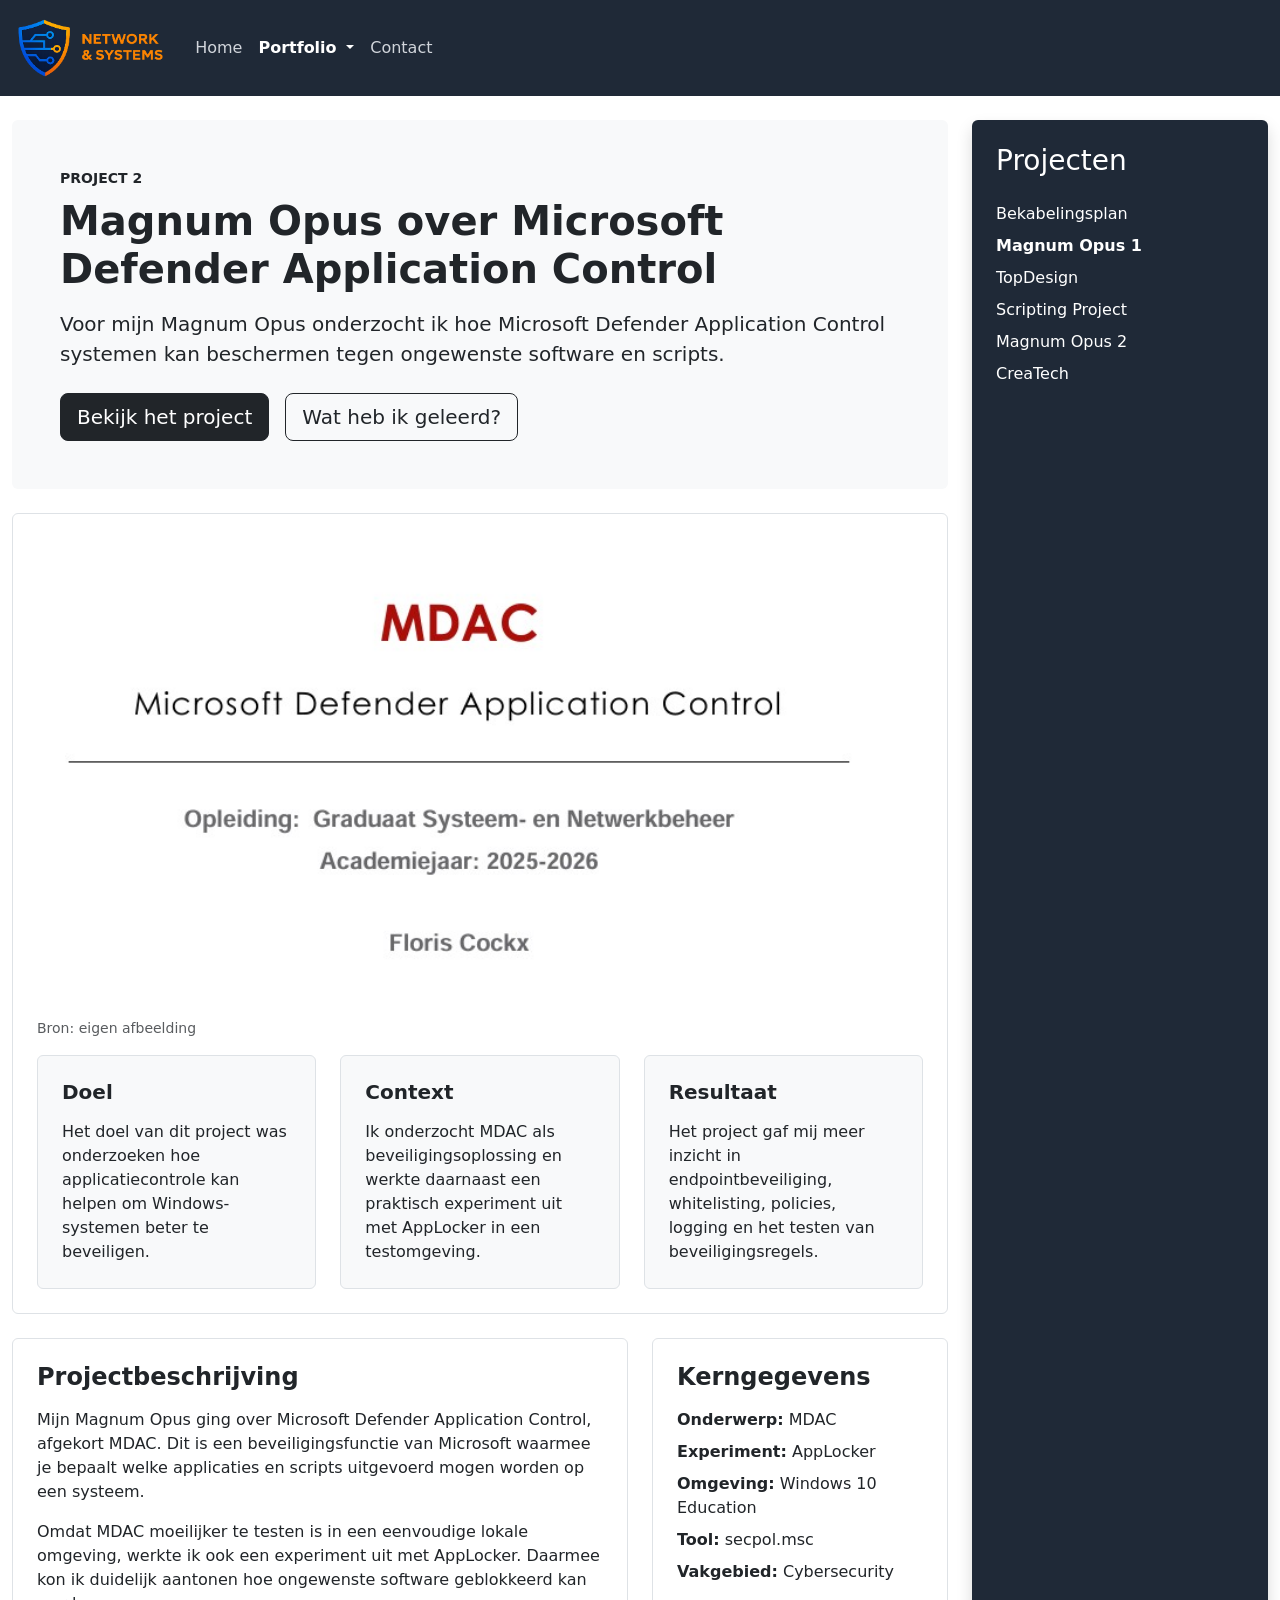
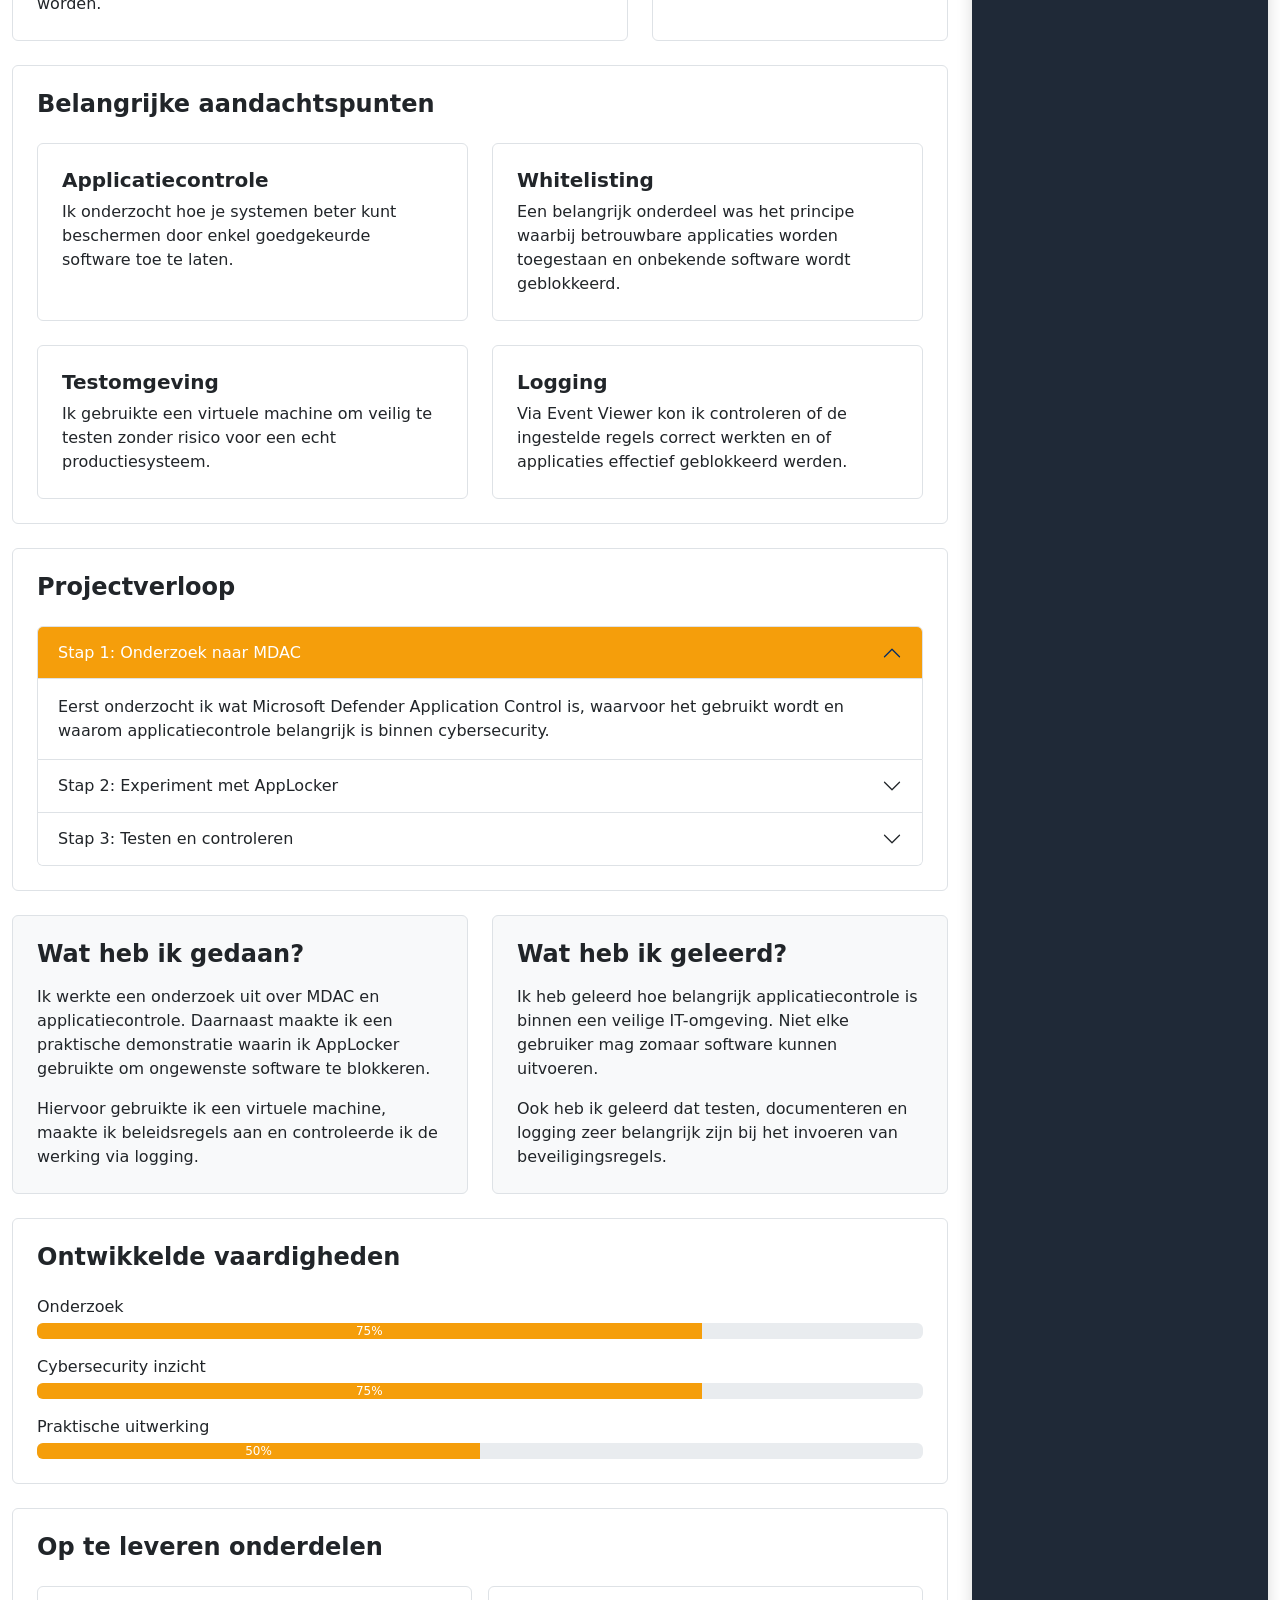
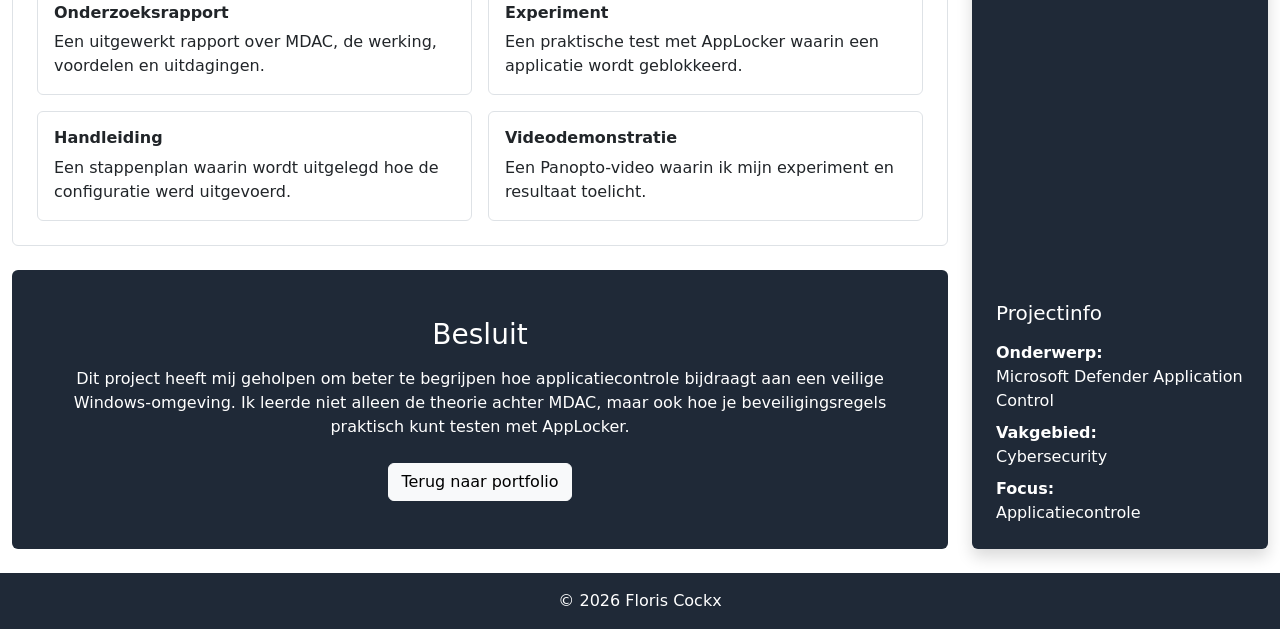
<file: magnum_opus1.html>
<!DOCTYPE html>
<html lang="nl-BE">
    
<head>
    <!-- Required meta tags -->
    <meta charset="UTF-8">
    <!-- version egde --> 
    <meta http-equiv="X-UA-Compatible" content="IE=edge">
    <meta name="viewport" content="width=device-width, initial-scale=1.0">
    <title>Magnum Opus 1 | Portfolio Floris Cockx</title>
    <!--Reset css copy paste-->
    <link rel="stylesheet" href="css/reset.css">
    <!-- Bootstrap CSS -->
    <link href="https://cdn.jsdelivr.net/npm/bootstrap@5.3.3/dist/css/bootstrap.min.css" rel="stylesheet"
      integrity="sha384-QWTKZyjpPEjISv5WaRU9OFeRpok6YctnYmDr5pNlyT2bRjXh0JMhjY6hW+ALEwIH" crossorigin="anonymous">
    <!-- Bootstrap CSS icons: https://icons.getbootstrap.com/#usage -->
    <link rel="stylesheet" href="https://cdn.jsdelivr.net/npm/bootstrap-icons@1.11.3/font/bootstrap-icons.min.css">
    <!-- JavaScript: Bootstrap Bundle with Popper -->
    <script src="https://cdn.jsdelivr.net/npm/bootstrap@5.3.3/dist/js/bootstrap.bundle.min.js"
      integrity="sha384-YvpcrYf0tY3lHB60NNkmXc5s9fDVZLESaAA55NDzOxhy9GkcIdslK1eN7N6jIeHz" crossorigin="anonymous" defer>
    </script>
    <!-- script voor de huidige jaar -->
    <script src="js/script-jaar.js" defer></script>
    <!-- eigen geschreven css voor jouw html-bestand -->
    <link rel="stylesheet" href="css/style.css">
</head>

<body>
    <header>
      <nav class="navbar navbar-expand-lg navbar-dark header-kleur">
        <section class="container-fluid">
          <a class="navbar-brand" href="index.html">
            <img src="assets/images/Logo.png" alt="Logo" height="70">
          </a>

          <button class="navbar-toggler" type="button" data-bs-toggle="collapse" data-bs-target="#hoofdnavigatie"
            aria-controls="hoofdnavigatie" aria-expanded="false" aria-label="Navigatie openen">
            <span class="navbar-toggler-icon"></span>
          </button>

          <section class="collapse navbar-collapse" id="hoofdnavigatie">
            <ul class="navbar-nav me-auto mb-2 mb-lg-0">
              <li class="nav-item">
                <a class="nav-link" href="index.html">Home</a>
              </li>

              <li class="nav-item dropdown">
                <a class="nav-link dropdown-toggle active" href="#" role="button" data-bs-toggle="dropdown"
                  aria-expanded="false">
                  Portfolio
                </a>
                <ul class="dropdown-menu">
                  <li><a class="dropdown-item" href="portfolio.html">alle projecten</a></li>
                  <li><a class="dropdown-item" href="bekabelingsplan.html">bekabelingsplan</a></li>
                  <li><a class="dropdown-item active" aria-current="page" href="magnum_opus1.html">magnum opus 1</a></li>
                  <li><a class="dropdown-item" href="topdesign.html">topdesign</a></li>
                  <li><a class="dropdown-item" href="scripting.html">scripting project</a></li>
                  <li><a class="dropdown-item" href="magnum_opus2.html">magnum opus 2</a></li>
                  <li><a class="dropdown-item" href="createch.html">createch</a></li>
                </ul>
              </li>

              <li class="nav-item">
                <a class="nav-link" href="contact.html">Contact</a>
              </li>
            </ul>
          </section>
        </section>
      </nav>
    </header>

    <main class="container-fluid py-4">
      <section class="row g-4 align-items-stretch">

        <section class="col-lg-9">

          <section class="bg-light rounded p-4 p-lg-5 mb-4">
            <p class="text-uppercase fw-semibold small mb-2">Project 2</p>
            <h1 class="display-6 fw-bold mb-3">Magnum Opus over Microsoft Defender Application Control</h1>
            <p class="lead mb-4">
              Voor mijn Magnum Opus onderzocht ik hoe Microsoft Defender Application Control systemen kan beschermen tegen ongewenste software en scripts.
            </p>

            <nav class="d-flex flex-wrap gap-3">
              <a href="#projectoverzicht" class="btn btn-dark btn-lg">Bekijk het project</a>
              <a href="#leerpunten" class="btn btn-outline-dark btn-lg">Wat heb ik geleerd?</a>
            </nav>
          </section>

          <section class="bg-white rounded p-4 mb-4 border">
            <figure>
              <img src="assets/images/magnum-opus1.jpg" alt="Magnum Opus MDAC" class="img-fluid rounded w-100 mb-4 project-foto">
              <figcaption class="text-muted small">Bron: eigen afbeelding</figcaption>
            </figure>

            <section class="row g-4" id="projectoverzicht">
              <article class="col-md-4">
                <section class="border rounded p-4 h-100 bg-light">
                  <h2 class="h5 fw-bold mb-3">Doel</h2>
                  <p class="mb-0">
                    Het doel van dit project was onderzoeken hoe applicatiecontrole kan helpen om Windows-systemen beter te beveiligen.
                  </p>
                </section>
              </article>

              <article class="col-md-4">
                <section class="border rounded p-4 h-100 bg-light">
                  <h2 class="h5 fw-bold mb-3">Context</h2>
                  <p class="mb-0">
                    Ik onderzocht MDAC als beveiligingsoplossing en werkte daarnaast een praktisch experiment uit met AppLocker in een testomgeving.
                  </p>
                </section>
              </article>

              <article class="col-md-4">
                <section class="border rounded p-4 h-100 bg-light">
                  <h2 class="h5 fw-bold mb-3">Resultaat</h2>
                  <p class="mb-0">
                    Het project gaf mij meer inzicht in endpointbeveiliging, whitelisting, policies, logging en het testen van beveiligingsregels.
                  </p>
                </section>
              </article>
            </section>
          </section>

          <section class="row g-4 mb-4">
            <article class="col-lg-8">
              <section class="bg-white rounded p-4 h-100 border">
                <h2 class="h4 fw-bold mb-3">Projectbeschrijving</h2>
                <p>
                  Mijn Magnum Opus ging over Microsoft Defender Application Control, afgekort MDAC. Dit is een beveiligingsfunctie van Microsoft waarmee je bepaalt welke applicaties en scripts uitgevoerd mogen worden op een systeem.
                </p>
                <p class="mb-0">
                  Omdat MDAC moeilijker te testen is in een eenvoudige lokale omgeving, werkte ik ook een experiment uit met AppLocker. Daarmee kon ik duidelijk aantonen hoe ongewenste software geblokkeerd kan worden.
                </p>
              </section>
            </article>

            <article class="col-lg-4">
              <section class="bg-white rounded p-4 h-100 border">
                <h2 class="h4 fw-bold mb-3">Kerngegevens</h2>
                <ul class="list-unstyled mb-0">
                  <li class="mb-2"><strong>Onderwerp:</strong> MDAC</li>
                  <li class="mb-2"><strong>Experiment:</strong> AppLocker</li>
                  <li class="mb-2"><strong>Omgeving:</strong> Windows 10 Education</li>
                  <li class="mb-2"><strong>Tool:</strong> secpol.msc</li>
                  <li class="mb-0"><strong>Vakgebied:</strong> Cybersecurity</li>
                </ul>
              </section>
            </article>
          </section>

          <section class="bg-white rounded p-4 mb-4 border">
            <h2 class="h4 fw-bold mb-4">Belangrijke aandachtspunten</h2>

            <section class="row g-4">
              <article class="col-md-6">
                <section class="border rounded p-4 h-100">
                  <h3 class="h5 fw-bold">Applicatiecontrole</h3>
                  <p class="mb-0">
                    Ik onderzocht hoe je systemen beter kunt beschermen door enkel goedgekeurde software toe te laten.
                  </p>
                </section>
              </article>

              <article class="col-md-6">
                <section class="border rounded p-4 h-100">
                  <h3 class="h5 fw-bold">Whitelisting</h3>
                  <p class="mb-0">
                    Een belangrijk onderdeel was het principe waarbij betrouwbare applicaties worden toegestaan en onbekende software wordt geblokkeerd.
                  </p>
                </section>
              </article>

              <article class="col-md-6">
                <section class="border rounded p-4 h-100">
                  <h3 class="h5 fw-bold">Testomgeving</h3>
                  <p class="mb-0">
                    Ik gebruikte een virtuele machine om veilig te testen zonder risico voor een echt productiesysteem.
                  </p>
                </section>
              </article>

              <article class="col-md-6">
                <section class="border rounded p-4 h-100">
                  <h3 class="h5 fw-bold">Logging</h3>
                  <p class="mb-0">
                    Via Event Viewer kon ik controleren of de ingestelde regels correct werkten en of applicaties effectief geblokkeerd werden.
                  </p>
                </section>
              </article>
            </section>
          </section>

          <section class="bg-white rounded p-4 mb-4 border">
            <h2 class="h4 fw-bold mb-4">Projectverloop</h2>

            <section class="accordion" id="projectAccordion">
              <section class="accordion-item">
                <h3 class="accordion-header">
                  <button class="accordion-button" type="button" data-bs-toggle="collapse" data-bs-target="#stap1"
                    aria-expanded="true" aria-controls="stap1">
                    Stap 1: Onderzoek naar MDAC
                  </button>
                </h3>
                <section id="stap1" class="accordion-collapse collapse show" data-bs-parent="#projectAccordion">
                  <section class="accordion-body">
                    Eerst onderzocht ik wat Microsoft Defender Application Control is, waarvoor het gebruikt wordt en waarom applicatiecontrole belangrijk is binnen cybersecurity.
                  </section>
                </section>
              </section>

              <section class="accordion-item">
                <h3 class="accordion-header">
                  <button class="accordion-button collapsed" type="button" data-bs-toggle="collapse" data-bs-target="#stap2"
                    aria-expanded="false" aria-controls="stap2">
                    Stap 2: Experiment met AppLocker
                  </button>
                </h3>
                <section id="stap2" class="accordion-collapse collapse" data-bs-parent="#projectAccordion">
                  <section class="accordion-body">
                    Daarna maakte ik een virtuele Windows 10-omgeving aan waarin ik AppLocker configureerde. Ik maakte regels aan om een testapplicatie, zoals Notepad++, te blokkeren.
                  </section>
                </section>
              </section>

              <section class="accordion-item">
                <h3 class="accordion-header">
                  <button class="accordion-button collapsed" type="button" data-bs-toggle="collapse" data-bs-target="#stap3"
                    aria-expanded="false" aria-controls="stap3">
                    Stap 3: Testen en controleren
                  </button>
                </h3>
                <section id="stap3" class="accordion-collapse collapse" data-bs-parent="#projectAccordion">
                  <section class="accordion-body">
                    Tot slot testte ik of de applicatie effectief geblokkeerd werd. Daarna controleerde ik de meldingen in Event Viewer om te zien of de regels correct werden toegepast.
                  </section>
                </section>
              </section>
            </section>
          </section>

          <section class="row g-4 mb-4">
            <article class="col-md-6">
              <section class="bg-light rounded p-4 h-100 border">
                <h2 class="h4 fw-bold mb-3">Wat heb ik gedaan?</h2>
                <p>
                  Ik werkte een onderzoek uit over MDAC en applicatiecontrole. Daarnaast maakte ik een praktische demonstratie waarin ik AppLocker gebruikte om ongewenste software te blokkeren.
                </p>
                <p class="mb-0">
                  Hiervoor gebruikte ik een virtuele machine, maakte ik beleidsregels aan en controleerde ik de werking via logging.
                </p>
              </section>
            </article>

            <article class="col-md-6" id="leerpunten">
              <section class="bg-light rounded p-4 h-100 border">
                <h2 class="h4 fw-bold mb-3">Wat heb ik geleerd?</h2>
                <p>
                  Ik heb geleerd hoe belangrijk applicatiecontrole is binnen een veilige IT-omgeving. Niet elke gebruiker mag zomaar software kunnen uitvoeren.
                </p>
                <p class="mb-0">
                  Ook heb ik geleerd dat testen, documenteren en logging zeer belangrijk zijn bij het invoeren van beveiligingsregels.
                </p>
              </section>
            </article>
          </section>

          <section class="bg-white rounded p-4 mb-4 border">
            <h2 class="h4 fw-bold mb-4">Ontwikkelde vaardigheden</h2>

            <p class="mb-1">Onderzoek</p>
            <section class="progress mb-3" role="progressbar" aria-label="Onderzoek" aria-valuenow="75" aria-valuemin="0" aria-valuemax="100">
              <section class="progress-bar w-75">75%</section>
            </section>

            <p class="mb-1">Cybersecurity inzicht</p>
            <section class="progress mb-3" role="progressbar" aria-label="Cybersecurity inzicht" aria-valuenow="75" aria-valuemin="0" aria-valuemax="100">
              <section class="progress-bar w-75">75%</section>
            </section>

            <p class="mb-1">Praktische uitwerking</p>
            <section class="progress mb-0" role="progressbar" aria-label="Praktische uitwerking" aria-valuenow="50" aria-valuemin="0" aria-valuemax="100">
              <section class="progress-bar w-50">50%</section>
            </section>
          </section>

          <section class="bg-white rounded p-4 mb-4 border">
            <h2 class="h4 fw-bold mb-4">Op te leveren onderdelen</h2>

            <section class="row g-3">
              <article class="col-md-6">
                <section class="border rounded p-3 h-100">
                  <h3 class="h6 fw-bold mb-2">Onderzoeksrapport</h3>
                  <p class="mb-0">Een uitgewerkt rapport over MDAC, de werking, voordelen en uitdagingen.</p>
                </section>
              </article>

              <article class="col-md-6">
                <section class="border rounded p-3 h-100">
                  <h3 class="h6 fw-bold mb-2">Experiment</h3>
                  <p class="mb-0">Een praktische test met AppLocker waarin een applicatie wordt geblokkeerd.</p>
                </section>
              </article>

              <article class="col-md-6">
                <section class="border rounded p-3 h-100">
                  <h3 class="h6 fw-bold mb-2">Handleiding</h3>
                  <p class="mb-0">Een stappenplan waarin wordt uitgelegd hoe de configuratie werd uitgevoerd.</p>
                </section>
              </article>

              <article class="col-md-6">
                <section class="border rounded p-3 h-100">
                  <h3 class="h6 fw-bold mb-2">Videodemonstratie</h3>
                  <p class="mb-0">Een Panopto-video waarin ik mijn experiment en resultaat toelicht.</p>
                </section>
              </article>
            </section>
          </section>

          <section class="header-kleur text-white rounded p-4 p-lg-5 text-center">
            <h2 class="h3 mb-3">Besluit</h2>
            <p class="mb-4">
              Dit project heeft mij geholpen om beter te begrijpen hoe applicatiecontrole bijdraagt aan een veilige Windows-omgeving. Ik leerde niet alleen de theorie achter MDAC, maar ook hoe je beveiligingsregels praktisch kunt testen met AppLocker.
            </p>
            <a href="portfolio.html" class="btn btn-light">Terug naar portfolio</a>
          </section>

        </section>

        <aside class="col-lg-3">
          <section class="header-kleur text-white rounded p-4 h-100 shadow d-flex flex-column">
            <h2 class="h3 mb-4">Projecten</h2>

            <ul class="list-unstyled mb-4">
              <li class="mb-2"><a href="bekabelingsplan.html" class="text-white text-decoration-none">Bekabelingsplan</a></li>
              <li class="mb-2"><a href="magnum_opus1.html" class="text-white text-decoration-none fw-bold">Magnum Opus 1</a></li>
              <li class="mb-2"><a href="topdesign.html" class="text-white text-decoration-none">TopDesign</a></li>
              <li class="mb-2"><a href="scripting.html" class="text-white text-decoration-none">Scripting Project</a></li>
              <li class="mb-2"><a href="magnum_opus2.html" class="text-white text-decoration-none">Magnum Opus 2</a></li>
              <li class="mb-0"><a href="createch.html" class="text-white text-decoration-none">CreaTech</a></li>
            </ul>

            <section class="mt-auto">
              <h3 class="h5 mb-3">Projectinfo</h3>
              <p class="mb-2"><strong>Onderwerp:</strong><br>Microsoft Defender Application Control</p>
              <p class="mb-2"><strong>Vakgebied:</strong><br>Cybersecurity</p>
              <p class="mb-0"><strong>Focus:</strong><br>Applicatiecontrole</p>
            </section>
          </section>
        </aside>

      </section>
    </main>

    <footer class="header-kleur text-white text-center py-3">
      <p class="sticky-bottom text-center mb-0">&copy; <span id="year"></span> Floris Cockx</p>
    </footer>
</body>
</html>
</file>
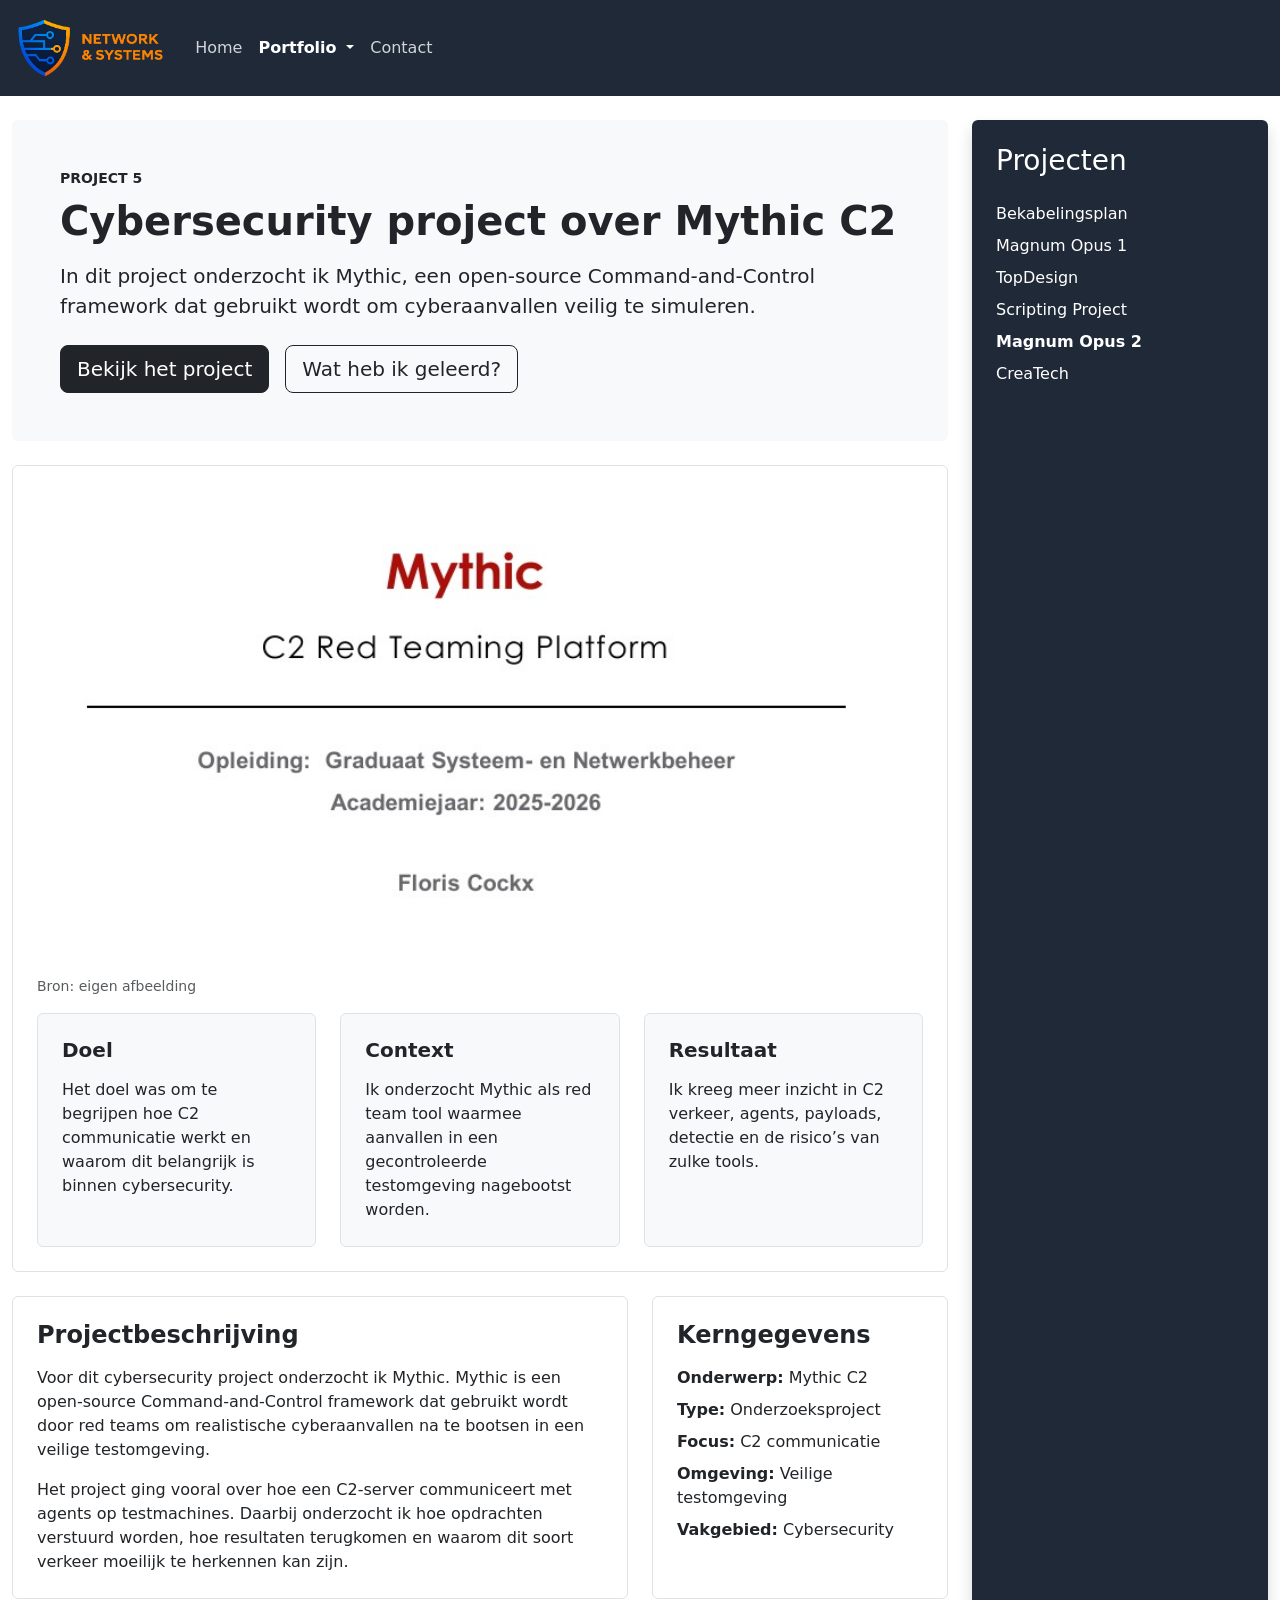
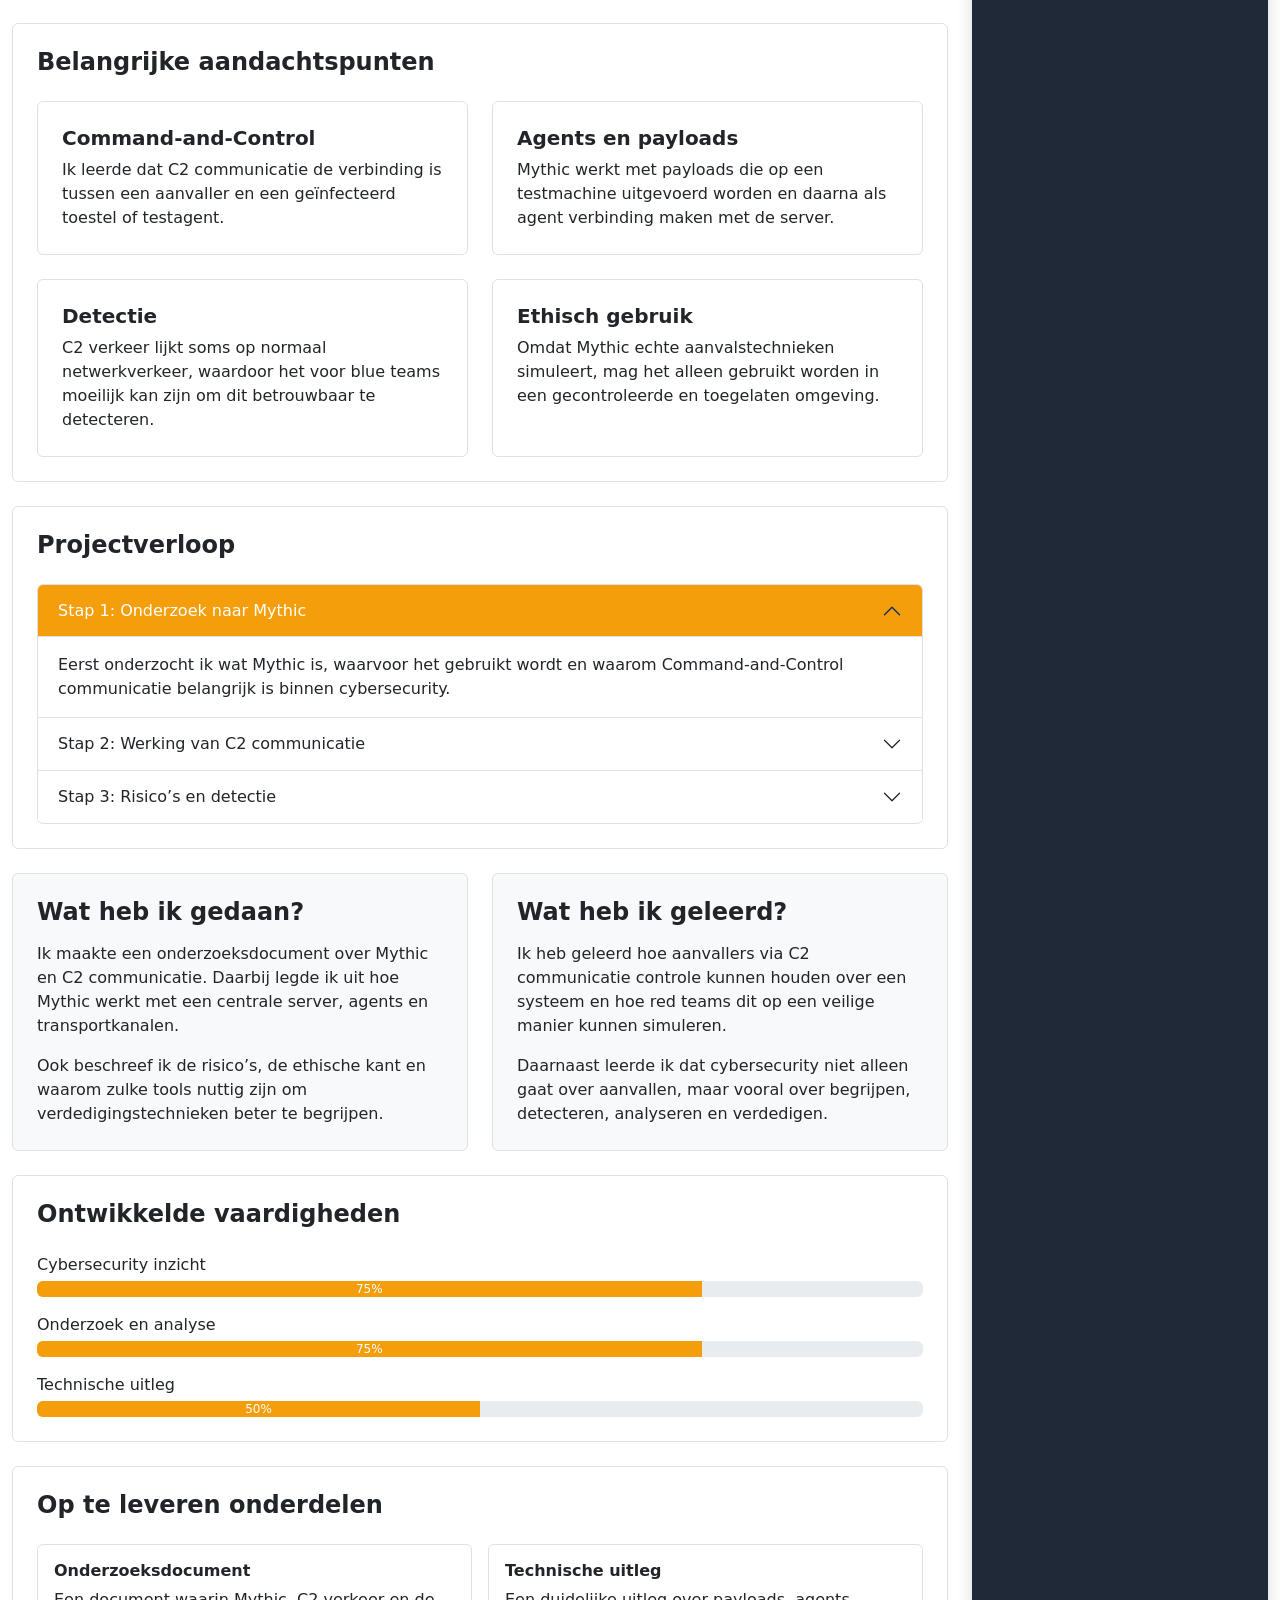
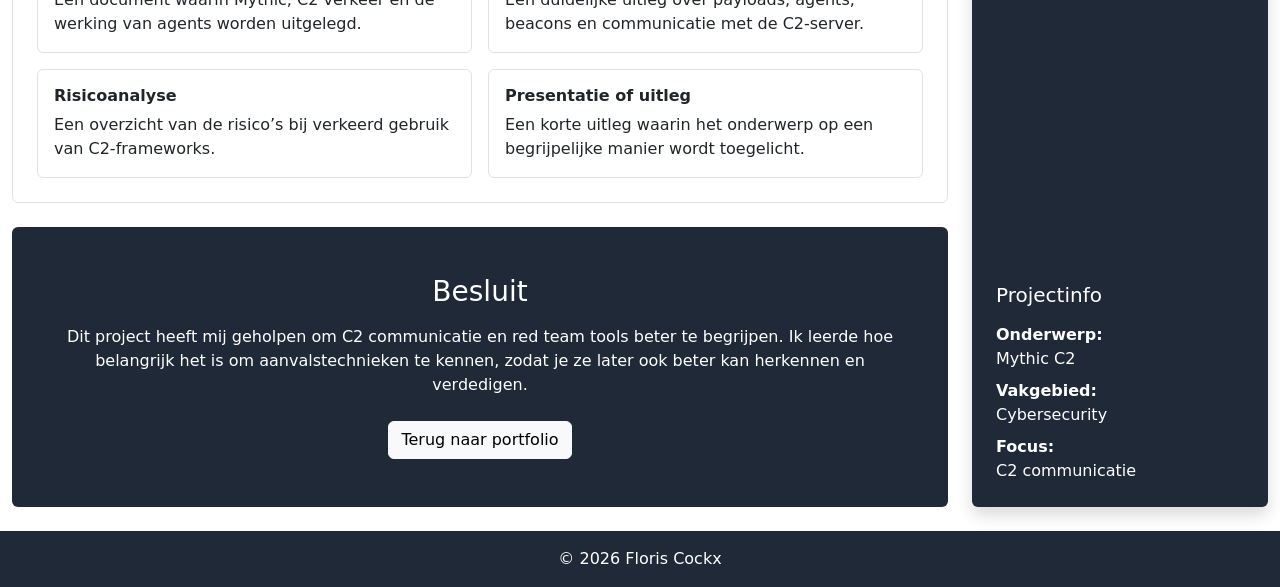
<file: magnum_opus2.html>
<!DOCTYPE html>
<html lang="nl-BE">
    
<head>
    <!-- Required meta tags -->
    <meta charset="UTF-8">
    <!-- version egde --> 
    <meta http-equiv="X-UA-Compatible" content="IE=edge">
    <meta name="viewport" content="width=device-width, initial-scale=1.0">
    <title>Magnum Opus 2 | Portfolio Floris Cockx</title>
    <!--Reset css copy paste-->
    <link rel="stylesheet" href="css/reset.css">
    <!-- Bootstrap CSS -->
    <link href="https://cdn.jsdelivr.net/npm/bootstrap@5.3.3/dist/css/bootstrap.min.css" rel="stylesheet"
      integrity="sha384-QWTKZyjpPEjISv5WaRU9OFeRpok6YctnYmDr5pNlyT2bRjXh0JMhjY6hW+ALEwIH" crossorigin="anonymous">
    <!-- Bootstrap CSS icons: https://icons.getbootstrap.com/#usage -->
    <link rel="stylesheet" href="https://cdn.jsdelivr.net/npm/bootstrap-icons@1.11.3/font/bootstrap-icons.min.css">
    <!-- JavaScript: Bootstrap Bundle with Popper -->
    <script src="https://cdn.jsdelivr.net/npm/bootstrap@5.3.3/dist/js/bootstrap.bundle.min.js"
      integrity="sha384-YvpcrYf0tY3lHB60NNkmXc5s9fDVZLESaAA55NDzOxhy9GkcIdslK1eN7N6jIeHz" crossorigin="anonymous" defer>
    </script>
    <!-- script voor de huidige jaar -->
    <script src="js/script-jaar.js" defer></script>
    <!-- eigen geschreven css voor jouw html-bestand -->
    <link rel="stylesheet" href="css/style.css">
</head>

<body>
    <header>
      <nav class="navbar navbar-expand-lg navbar-dark header-kleur">
        <section class="container-fluid">
          <a class="navbar-brand" href="index.html">
            <img src="assets/images/Logo.png" alt="Logo" height="70">
          </a>

          <button class="navbar-toggler" type="button" data-bs-toggle="collapse" data-bs-target="#hoofdnavigatie"
            aria-controls="hoofdnavigatie" aria-expanded="false" aria-label="Navigatie openen">
            <span class="navbar-toggler-icon"></span>
          </button>

          <section class="collapse navbar-collapse" id="hoofdnavigatie">
            <ul class="navbar-nav me-auto mb-2 mb-lg-0">
              <li class="nav-item">
                <a class="nav-link" href="index.html">Home</a>
              </li>

              <li class="nav-item dropdown">
                <a class="nav-link dropdown-toggle active" href="#" role="button" data-bs-toggle="dropdown"
                  aria-expanded="false">
                  Portfolio
                </a>
                <ul class="dropdown-menu">
                  <li><a class="dropdown-item" href="portfolio.html">Alle projecten</a></li>
                  <li><a class="dropdown-item" href="bekabelingsplan.html">Bekabelingsplan</a></li>
                  <li><a class="dropdown-item" href="magnum_opus1.html">Magnum Opus 1</a></li>
                  <li><a class="dropdown-item" href="topdesign.html">TopDesign</a></li>
                  <li><a class="dropdown-item" href="scripting.html">Scripting Project</a></li>
                  <li><a class="dropdown-item active" aria-current="page" href="magnum_opus2.html">Magnum Opus 2</a></li>
                  <li><a class="dropdown-item" href="createch.html">createch</a></li>
                </ul>
              </li>

              <li class="nav-item">
                <a class="nav-link" href="contact.html">Contact</a>
              </li>
            </ul>
          </section>
        </section>
      </nav>
    </header>

    <main class="container-fluid py-4">
      <section class="row g-4 align-items-stretch">

        <section class="col-lg-9">

          <section class="bg-light rounded p-4 p-lg-5 mb-4">
            <p class="text-uppercase fw-semibold small mb-2">Project 5</p>
            <h1 class="display-6 fw-bold mb-3">Cybersecurity project over Mythic C2</h1>
            <p class="lead mb-4">
              In dit project onderzocht ik Mythic, een open-source Command-and-Control framework dat gebruikt wordt om cyberaanvallen veilig te simuleren.
            </p>

            <nav class="d-flex flex-wrap gap-3">
              <a href="#projectoverzicht" class="btn btn-dark btn-lg">Bekijk het project</a>
              <a href="#leerpunten" class="btn btn-outline-dark btn-lg">Wat heb ik geleerd?</a>
            </nav>
          </section>

          <section class="bg-white rounded p-4 mb-4 border">
            <figure>
              <img src="assets/images/magnum-opus2.jpg" alt="Cybersecurity project Mythic C2" class="img-fluid rounded w-100 mb-4 project-foto">
              <figcaption class="text-muted small">Bron: eigen afbeelding</figcaption>
            </figure>

            <section class="row g-4" id="projectoverzicht">
              <article class="col-md-4">
                <section class="border rounded p-4 h-100 bg-light">
                  <h2 class="h5 fw-bold mb-3">Doel</h2>
                  <p class="mb-0">
                    Het doel was om te begrijpen hoe C2 communicatie werkt en waarom dit belangrijk is binnen cybersecurity.
                  </p>
                </section>
              </article>

              <article class="col-md-4">
                <section class="border rounded p-4 h-100 bg-light">
                  <h2 class="h5 fw-bold mb-3">Context</h2>
                  <p class="mb-0">
                    Ik onderzocht Mythic als red team tool waarmee aanvallen in een gecontroleerde testomgeving nagebootst worden.
                  </p>
                </section>
              </article>

              <article class="col-md-4">
                <section class="border rounded p-4 h-100 bg-light">
                  <h2 class="h5 fw-bold mb-3">Resultaat</h2>
                  <p class="mb-0">
                    Ik kreeg meer inzicht in C2 verkeer, agents, payloads, detectie en de risico’s van zulke tools.
                  </p>
                </section>
              </article>
            </section>
          </section>

          <section class="row g-4 mb-4">
            <article class="col-lg-8">
              <section class="bg-white rounded p-4 h-100 border">
                <h2 class="h4 fw-bold mb-3">Projectbeschrijving</h2>
                <p>
                  Voor dit cybersecurity project onderzocht ik Mythic. Mythic is een open-source Command-and-Control framework dat gebruikt wordt door red teams om realistische cyberaanvallen na te bootsen in een veilige testomgeving.
                </p>
                <p class="mb-0">
                  Het project ging vooral over hoe een C2-server communiceert met agents op testmachines. Daarbij onderzocht ik hoe opdrachten verstuurd worden, hoe resultaten terugkomen en waarom dit soort verkeer moeilijk te herkennen kan zijn.
                </p>
              </section>
            </article>

            <article class="col-lg-4">
              <section class="bg-white rounded p-4 h-100 border">
                <h2 class="h4 fw-bold mb-3">Kerngegevens</h2>
                <ul class="list-unstyled mb-0">
                  <li class="mb-2"><strong>Onderwerp:</strong> Mythic C2</li>
                  <li class="mb-2"><strong>Type:</strong> Onderzoeksproject</li>
                  <li class="mb-2"><strong>Focus:</strong> C2 communicatie</li>
                  <li class="mb-2"><strong>Omgeving:</strong> Veilige testomgeving</li>
                  <li class="mb-0"><strong>Vakgebied:</strong> Cybersecurity</li>
                </ul>
              </section>
            </article>
          </section>

          <section class="bg-white rounded p-4 mb-4 border">
            <h2 class="h4 fw-bold mb-4">Belangrijke aandachtspunten</h2>

            <section class="row g-4">
              <article class="col-md-6">
                <section class="border rounded p-4 h-100">
                  <h3 class="h5 fw-bold">Command-and-Control</h3>
                  <p class="mb-0">
                    Ik leerde dat C2 communicatie de verbinding is tussen een aanvaller en een geïnfecteerd toestel of testagent.
                  </p>
                </section>
              </article>

              <article class="col-md-6">
                <section class="border rounded p-4 h-100">
                  <h3 class="h5 fw-bold">Agents en payloads</h3>
                  <p class="mb-0">
                    Mythic werkt met payloads die op een testmachine uitgevoerd worden en daarna als agent verbinding maken met de server.
                  </p>
                </section>
              </article>

              <article class="col-md-6">
                <section class="border rounded p-4 h-100">
                  <h3 class="h5 fw-bold">Detectie</h3>
                  <p class="mb-0">
                    C2 verkeer lijkt soms op normaal netwerkverkeer, waardoor het voor blue teams moeilijk kan zijn om dit betrouwbaar te detecteren.
                  </p>
                </section>
              </article>

              <article class="col-md-6">
                <section class="border rounded p-4 h-100">
                  <h3 class="h5 fw-bold">Ethisch gebruik</h3>
                  <p class="mb-0">
                    Omdat Mythic echte aanvalstechnieken simuleert, mag het alleen gebruikt worden in een gecontroleerde en toegelaten omgeving.
                  </p>
                </section>
              </article>
            </section>
          </section>

          <section class="bg-white rounded p-4 mb-4 border">
            <h2 class="h4 fw-bold mb-4">Projectverloop</h2>

            <section class="accordion" id="projectAccordion">
              <section class="accordion-item">
                <h3 class="accordion-header">
                  <button class="accordion-button" type="button" data-bs-toggle="collapse" data-bs-target="#stap1"
                    aria-expanded="true" aria-controls="stap1">
                    Stap 1: Onderzoek naar Mythic
                  </button>
                </h3>
                <section id="stap1" class="accordion-collapse collapse show" data-bs-parent="#projectAccordion">
                  <section class="accordion-body">
                    Eerst onderzocht ik wat Mythic is, waarvoor het gebruikt wordt en waarom Command-and-Control communicatie belangrijk is binnen cybersecurity.
                  </section>
                </section>
              </section>

              <section class="accordion-item">
                <h3 class="accordion-header">
                  <button class="accordion-button collapsed" type="button" data-bs-toggle="collapse" data-bs-target="#stap2"
                    aria-expanded="false" aria-controls="stap2">
                    Stap 2: Werking van C2 communicatie
                  </button>
                </h3>
                <section id="stap2" class="accordion-collapse collapse" data-bs-parent="#projectAccordion">
                  <section class="accordion-body">
                    Daarna werkte ik uit hoe een agent verbinding maakt met een C2-server, hoe opdrachten opgehaald worden en hoe resultaten teruggestuurd worden.
                  </section>
                </section>
              </section>

              <section class="accordion-item">
                <h3 class="accordion-header">
                  <button class="accordion-button collapsed" type="button" data-bs-toggle="collapse" data-bs-target="#stap3"
                    aria-expanded="false" aria-controls="stap3">
                    Stap 3: Risico’s en detectie
                  </button>
                </h3>
                <section id="stap3" class="accordion-collapse collapse" data-bs-parent="#projectAccordion">
                  <section class="accordion-body">
                    Tot slot onderzocht ik de risico’s van C2-tools en waarom logging, monitoring en netwerkdetectie belangrijk zijn om verdacht verkeer te herkennen.
                  </section>
                </section>
              </section>
            </section>
          </section>

          <section class="row g-4 mb-4">
            <article class="col-md-6">
              <section class="bg-light rounded p-4 h-100 border">
                <h2 class="h4 fw-bold mb-3">Wat heb ik gedaan?</h2>
                <p>
                  Ik maakte een onderzoeksdocument over Mythic en C2 communicatie. Daarbij legde ik uit hoe Mythic werkt met een centrale server, agents en transportkanalen.
                </p>
                <p class="mb-0">
                  Ook beschreef ik de risico’s, de ethische kant en waarom zulke tools nuttig zijn om verdedigingstechnieken beter te begrijpen.
                </p>
              </section>
            </article>

            <article class="col-md-6" id="leerpunten">
              <section class="bg-light rounded p-4 h-100 border">
                <h2 class="h4 fw-bold mb-3">Wat heb ik geleerd?</h2>
                <p>
                  Ik heb geleerd hoe aanvallers via C2 communicatie controle kunnen houden over een systeem en hoe red teams dit op een veilige manier kunnen simuleren.
                </p>
                <p class="mb-0">
                  Daarnaast leerde ik dat cybersecurity niet alleen gaat over aanvallen, maar vooral over begrijpen, detecteren, analyseren en verdedigen.
                </p>
              </section>
            </article>
          </section>

          <section class="bg-white rounded p-4 mb-4 border">
            <h2 class="h4 fw-bold mb-4">Ontwikkelde vaardigheden</h2>

            <p class="mb-1">Cybersecurity inzicht</p>
            <section class="progress mb-3" role="progressbar" aria-label="Cybersecurity inzicht" aria-valuenow="75" aria-valuemin="0" aria-valuemax="100">
              <section class="progress-bar w-75">75%</section>
            </section>

            <p class="mb-1">Onderzoek en analyse</p>
            <section class="progress mb-3" role="progressbar" aria-label="Onderzoek en analyse" aria-valuenow="75" aria-valuemin="0" aria-valuemax="100">
              <section class="progress-bar w-75">75%</section>
            </section>

            <p class="mb-1">Technische uitleg</p>
            <section class="progress mb-0" role="progressbar" aria-label="Technische uitleg" aria-valuenow="50" aria-valuemin="0" aria-valuemax="100">
              <section class="progress-bar w-50">50%</section>
            </section>
          </section>

          <section class="bg-white rounded p-4 mb-4 border">
            <h2 class="h4 fw-bold mb-4">Op te leveren onderdelen</h2>

            <section class="row g-3">
              <article class="col-md-6">
                <section class="border rounded p-3 h-100">
                  <h3 class="h6 fw-bold mb-2">Onderzoeksdocument</h3>
                  <p class="mb-0">Een document waarin Mythic, C2 verkeer en de werking van agents worden uitgelegd.</p>
                </section>
              </article>

              <article class="col-md-6">
                <section class="border rounded p-3 h-100">
                  <h3 class="h6 fw-bold mb-2">Technische uitleg</h3>
                  <p class="mb-0">Een duidelijke uitleg over payloads, agents, beacons en communicatie met de C2-server.</p>
                </section>
              </article>

              <article class="col-md-6">
                <section class="border rounded p-3 h-100">
                  <h3 class="h6 fw-bold mb-2">Risicoanalyse</h3>
                  <p class="mb-0">Een overzicht van de risico’s bij verkeerd gebruik van C2-frameworks.</p>
                </section>
              </article>

              <article class="col-md-6">
                <section class="border rounded p-3 h-100">
                  <h3 class="h6 fw-bold mb-2">Presentatie of uitleg</h3>
                  <p class="mb-0">Een korte uitleg waarin het onderwerp op een begrijpelijke manier wordt toegelicht.</p>
                </section>
              </article>
            </section>
          </section>

          <section class="header-kleur text-white rounded p-4 p-lg-5 text-center">
            <h2 class="h3 mb-3">Besluit</h2>
            <p class="mb-4">
              Dit project heeft mij geholpen om C2 communicatie en red team tools beter te begrijpen. Ik leerde hoe belangrijk het is om aanvalstechnieken te kennen, zodat je ze later ook beter kan herkennen en verdedigen.
            </p>
            <a href="portfolio.html" class="btn btn-light">Terug naar portfolio</a>
          </section>

        </section>

        <aside class="col-lg-3">
          <section class="header-kleur text-white rounded p-4 h-100 shadow d-flex flex-column">
            <h2 class="h3 mb-4">Projecten</h2>

            <ul class="list-unstyled mb-4">
              <li class="mb-2"><a href="bekabelingsplan.html" class="text-white text-decoration-none">Bekabelingsplan</a></li>
              <li class="mb-2"><a href="magnum_opus1.html" class="text-white text-decoration-none">Magnum Opus 1</a></li>
              <li class="mb-2"><a href="topdesign.html" class="text-white text-decoration-none">TopDesign</a></li>
              <li class="mb-2"><a href="scripting.html" class="text-white text-decoration-none">Scripting Project</a></li>
              <li class="mb-2"><a href="magnum_opus2.html" class="text-white text-decoration-none fw-bold">Magnum Opus 2</a></li>
              <li class="mb-0"><a href="createch.html" class="text-white text-decoration-none">CreaTech</a></li>
            </ul>

            <section class="mt-auto">
              <h3 class="h5 mb-3">Projectinfo</h3>
              <p class="mb-2"><strong>Onderwerp:</strong><br>Mythic C2</p>
              <p class="mb-2"><strong>Vakgebied:</strong><br>Cybersecurity</p>
              <p class="mb-0"><strong>Focus:</strong><br>C2 communicatie</p>
            </section>
          </section>
        </aside>

      </section>
    </main>

    <footer class="header-kleur text-white text-center py-3">
      <p class="sticky-bottom text-center mb-0">&copy; <span id="year"></span> Floris Cockx</p>
    </footer>
</body>
</html>
</file>
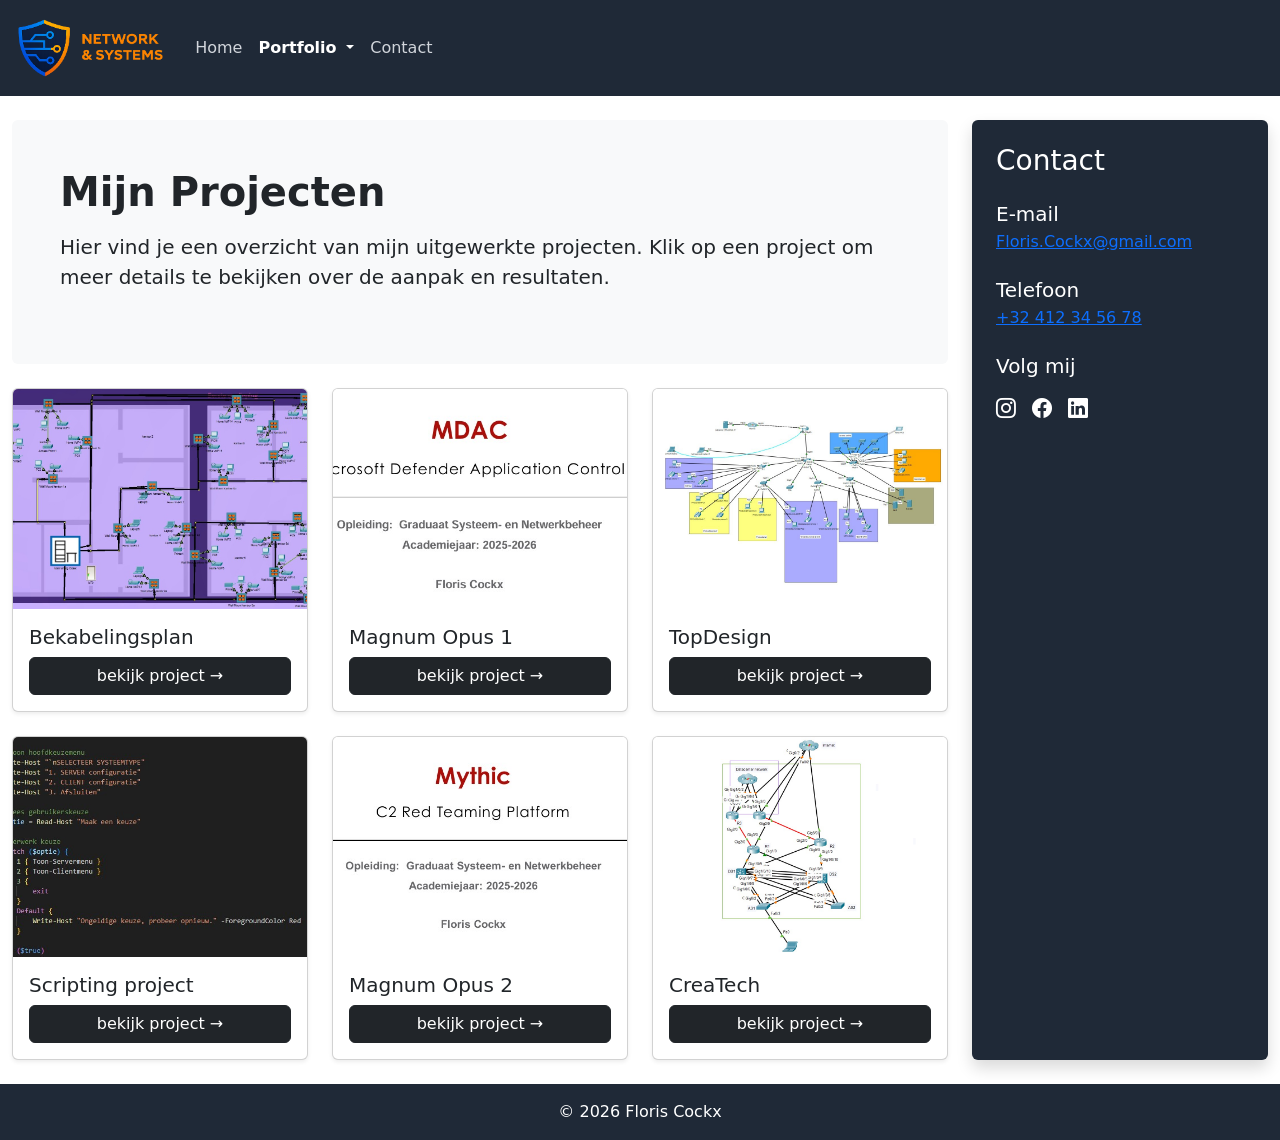
<file: portfolio.html>
<!DOCTYPE html>
<html lang="nl-BE">

<head>
    <!-- Required meta tags -->
    <meta charset="UTF-8">
    <!-- version egde --> 
    <meta http-equiv="X-UA-Compatible" content="IE=edge">
    <meta name="viewport" content="width=device-width, initial-scale=1.0">
    <title>projecten | Portfolio Floris Cockx</title>
    <!--Reset css copy paste-->
    <link rel="stylesheet" href="css/reset.css">
    <!-- Bootstrap CSS -->
    <link href="https://cdn.jsdelivr.net/npm/bootstrap@5.3.3/dist/css/bootstrap.min.css" rel="stylesheet"
        integrity="sha384-QWTKZyjpPEjISv5WaRU9OFeRpok6YctnYmDr5pNlyT2bRjXh0JMhjY6hW+ALEwIH" crossorigin="anonymous">
    <!-- Bootstrap CSS icons: https://icons.getbootstrap.com/#usage -->
    <link rel="stylesheet" href="https://cdn.jsdelivr.net/npm/bootstrap-icons@1.11.3/font/bootstrap-icons.min.css">
    <!-- JavaScript: Bootstrap Bundle with Popper -->
    <script src="https://cdn.jsdelivr.net/npm/bootstrap@5.3.3/dist/js/bootstrap.bundle.min.js"
        integrity="sha384-YvpcrYf0tY3lHB60NNkmXc5s9fDVZLESaAA55NDzOxhy9GkcIdslK1eN7N6jIeHz" crossorigin="anonymous" defer>
    </script>
    <!-- script voor de huidige jaar -->
    <script src="js/script-jaar.js" defer></script>
    <!-- eigen geschreven css voor jouw html-bestand -->
    <link rel="stylesheet" href="css/style.css">
</head>

<body>
    <header>
        <nav class="navbar navbar-expand-lg navbar-dark header-kleur">
            <section class="container-fluid">
                <a class="navbar-brand" href="index.html">
                    <img src="assets/images/Logo.png" alt="Logo" height="70">
                </a>

                <button class="navbar-toggler" type="button" data-bs-toggle="collapse" data-bs-target="#hoofdnavigatie"     aria-controls="hoofdnavigatie" aria-expanded="false" aria-label="Navigatie openen">
                    <span class="navbar-toggler-icon"></span>
                </button>

                <section class="collapse navbar-collapse" id="hoofdnavigatie">
                    <ul class="navbar-nav me-auto mb-2 mb-lg-0">
                        <li class="nav-item">
                            <a class="nav-link" href="index.html">Home</a>
                        </li>

                        <li class="nav-item dropdown">
                            <a class="nav-link dropdown-toggle active" href="#" role="button" data-bs-toggle="dropdown" aria-expanded="false">
                                Portfolio
                            </a>
                            <ul class="dropdown-menu">
                                <li><a class="dropdown-item active" aria-current="page" href="portfolio.html">alle projecten</a></li>
                                <li><a class="dropdown-item" href="bekabelingsplan.html">bekabelingsplan</a></li>
                                <li><a class="dropdown-item" href="magnum_opus1.html">magnum opus 1</a></li>
                                <li><a class="dropdown-item" href="topdesign.html">topdesign</a></li>
                                <li><a class="dropdown-item" href="scripting.html">scripting project</a></li>
                                <li><a class="dropdown-item" href="magnum_opus2.html">magnum opus 2</a></li>
                                <li><a class="dropdown-item" href="createch.html">createch</a></li>
                            </ul>
                        </li>

                        <li class="nav-item">
                            <a class="nav-link" href="contact.html">Contact</a>
                        </li>
                    </ul>
                </section>
            </section>
        </nav>
    </header>

    <main class="container-fluid py-4">
        <section class="row g-4 align-items-stretch">
            <section class="col-lg-9">
                <section class="bg-light rounded p-4 p-lg-5 mb-4">
                    <h1 class="display-6 fw-bold mb-3">Mijn Projecten</h1>
                    <p class="lead mb-4">
                        Hier vind je een overzicht van mijn uitgewerkte projecten. 
                        Klik op een project om meer details te bekijken over de aanpak en resultaten.
                    </p>
                </section>
                <section class="row g-4">
                    <article class="col-md-6 col-xl-4">
                        <section class="card h-100 shadow-sm">
                            <img src="assets/images/bekabelingsplan.jpg" class="card-img-top" alt="Bekabelingsplan">
                            <section class="card-body d-flex flex-column">
                                <h2 class="h5 card-title">Bekabelingsplan</h2>
                                <a href="bekabelingsplan.html" class="btn btn-dark mt-auto">bekijk project →</a>
                            </section>
                        </section>
                    </article>

                    <article class="col-md-6 col-xl-4">
                        <section class="card h-100 shadow-sm">
                            <img src="assets/images/magnum-opus1.jpg" class="card-img-top" alt="Magnum Opus 1">
                            <section class="card-body d-flex flex-column">
                                <h2 class="h5 card-title">Magnum Opus 1</h2>
                                <a href="magnum_opus1.html" class="btn btn-dark mt-auto">bekijk project →</a>
                            </section>
                        </section>
                    </article>

                    <article class="col-md-6 col-xl-4">
                        <section class="card h-100 shadow-sm">
                        <img src="assets/images/TopDesign.jpg" class="card-img-top" alt="TopDesign">
                            <section class="card-body d-flex flex-column">
                                <h2 class="h5 card-title">TopDesign</h2>
                                <a href="topdesign.html" class="btn btn-dark mt-auto">bekijk project →</a>
                            </section>
                        </section>
                    </article>

                    <article class="col-md-6 col-xl-4">
                        <section class="card h-100 shadow-sm">
                        <img src="assets/images/scripting.jpg" class="card-img-top" alt="Scripting">
                            <section class="card-body d-flex flex-column">
                                <h2 class="h5 card-title">Scripting project</h2>
                                <a href="scripting.html" class="btn btn-dark mt-auto">bekijk project →</a>
                            </section>
                        </section>
                    </article>

                    <article class="col-md-6 col-xl-4">
                        <section class="card h-100 shadow-sm">
                        <img src="assets/images/magnum-opus2.jpg" class="card-img-top" alt="Magum Opus 2">
                            <section class="card-body d-flex flex-column">
                                <h2 class="h5 card-title">Magnum Opus 2</h2>
                                <a href="magnum_opus2.html" class="btn btn-dark mt-auto">bekijk project →</a>
                            </section>
                        </section>
                    </article>

                    <article class="col-md-6 col-xl-4">
                        <section class="card h-100 shadow-sm">
                        <img src="assets/images/CreaTech1.jpg" class="card-img-top" alt="createch">
                            <section class="card-body d-flex flex-column">
                                <h2 class="h5 card-title">CreaTech</h2>
                                <a href="createch.html" class="btn btn-dark mt-auto">bekijk project →</a>
                            </section>
                        </section>
                    </article>
                </section>
            </section>
            <aside class="col-lg-3">
                <section class="header-kleur text-white rounded p-4 h-100 shadow">
                    <h2 class="h3 mb-4">Contact</h2>

                    <h3 class="h5 mb-1">E-mail</h3>
                    <a href="mailto:floris.cockx@gmail.com">Floris.Cockx@gmail.com</a>
                    <br/>
                    <br/>

                    <h3 class="h5 mb-1">Telefoon</h3>
                    <a href="tel:+32412345678">+32 412 34 56 78</a>
                    <br/>
                    <br/>

                    <h3 class="h5 mb-3">Volg mij</h3>

                    <nav class="d-flex gap-3 fs-5">
                        <a href="https://www.instagram.com/floris9cockx/" target="_blank" class="text-white" aria-label="Instagram">
                            <i class="bi bi-instagram"></i>
                        </a>
                        <a href="https://www.facebook.com/profile.php?id=100070587662087" target="_blank" class="text-white" aria-label="Facebook">
                            <i class="bi bi-facebook"></i>
                        </a>
                        <a href="https://www.linkedin.com/in/floris-undefined-301005406/" target="_blank" class="text-white" aria-label="LinkedIn">
                            <i class="bi bi-linkedin"></i>
                        </a>
                    </nav>
                </section>
            </aside>
        </section>
    </main>


    <footer class="header-kleur text-white text-center py-3">
        <p class="sticky-bottom text-center mb-0">&copy; <span id="year"></span> Floris Cockx</p>
    </footer>

</body>
</html>
</file>
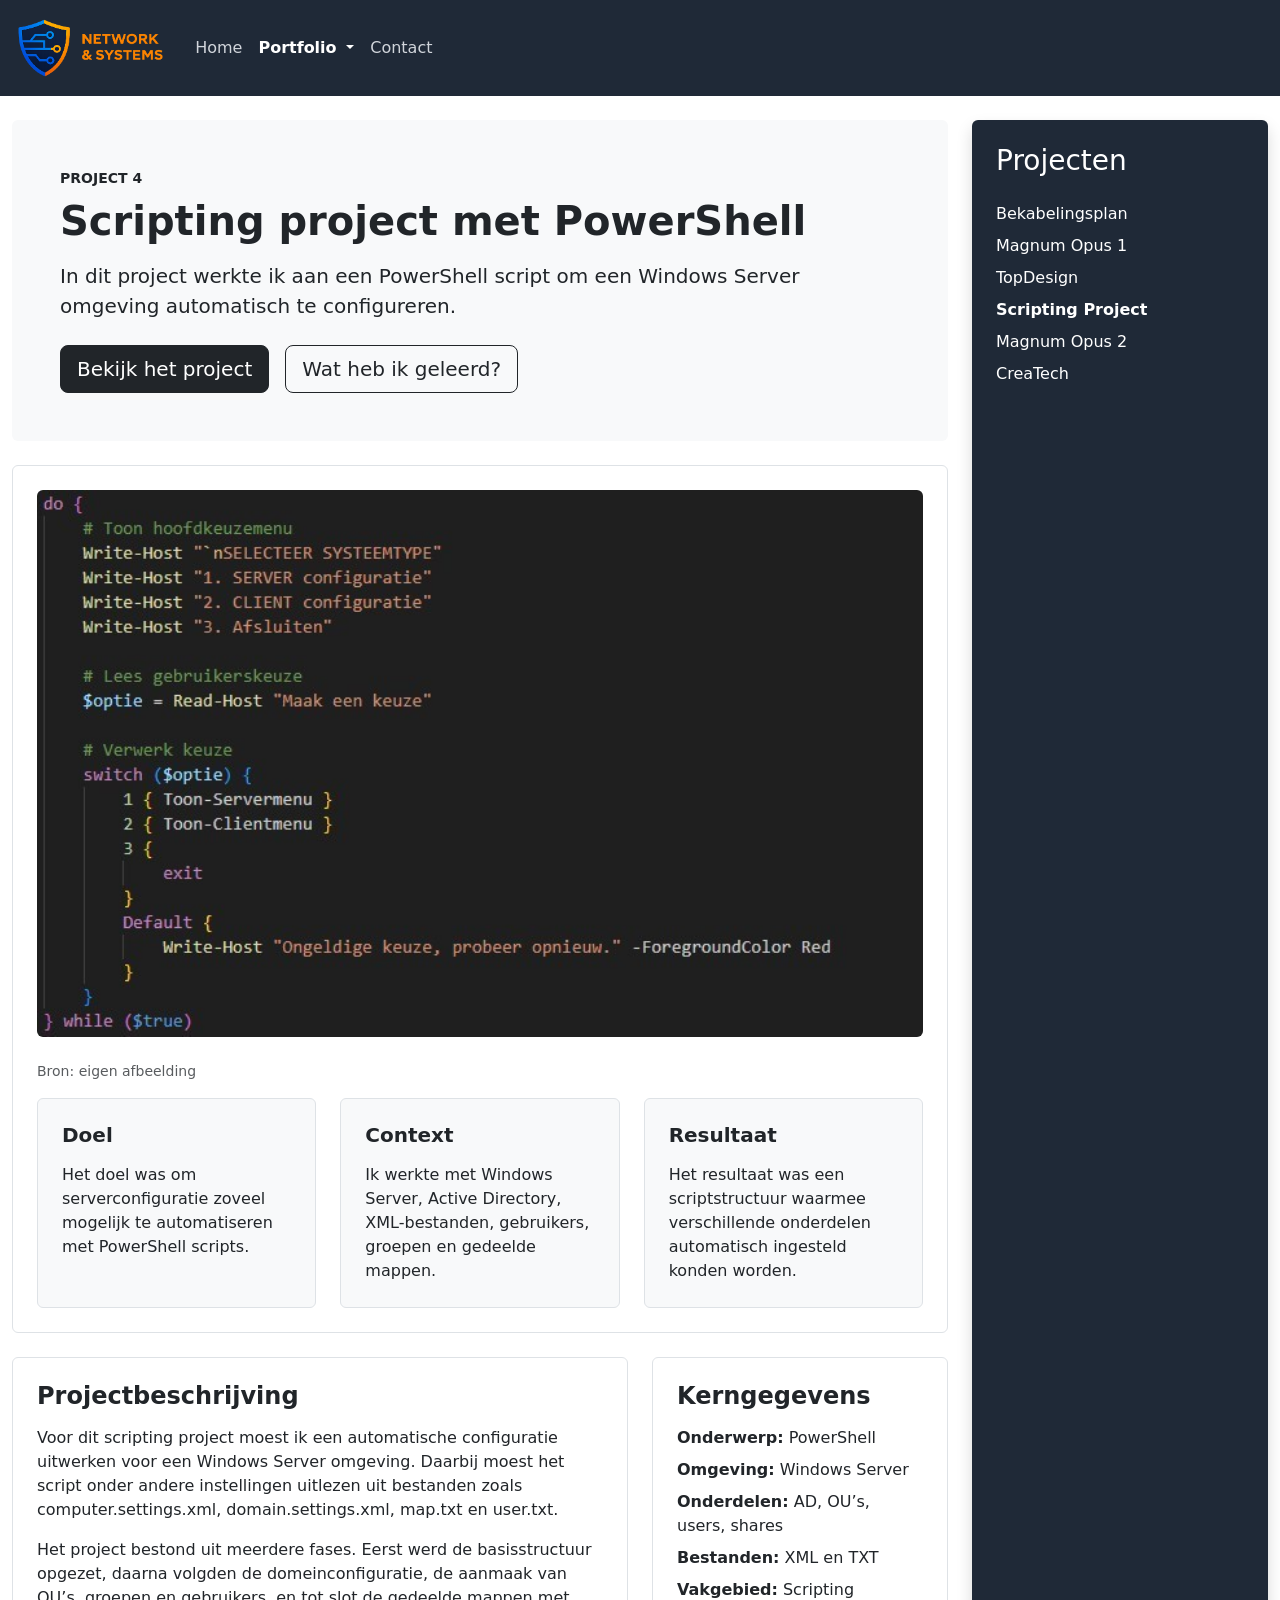
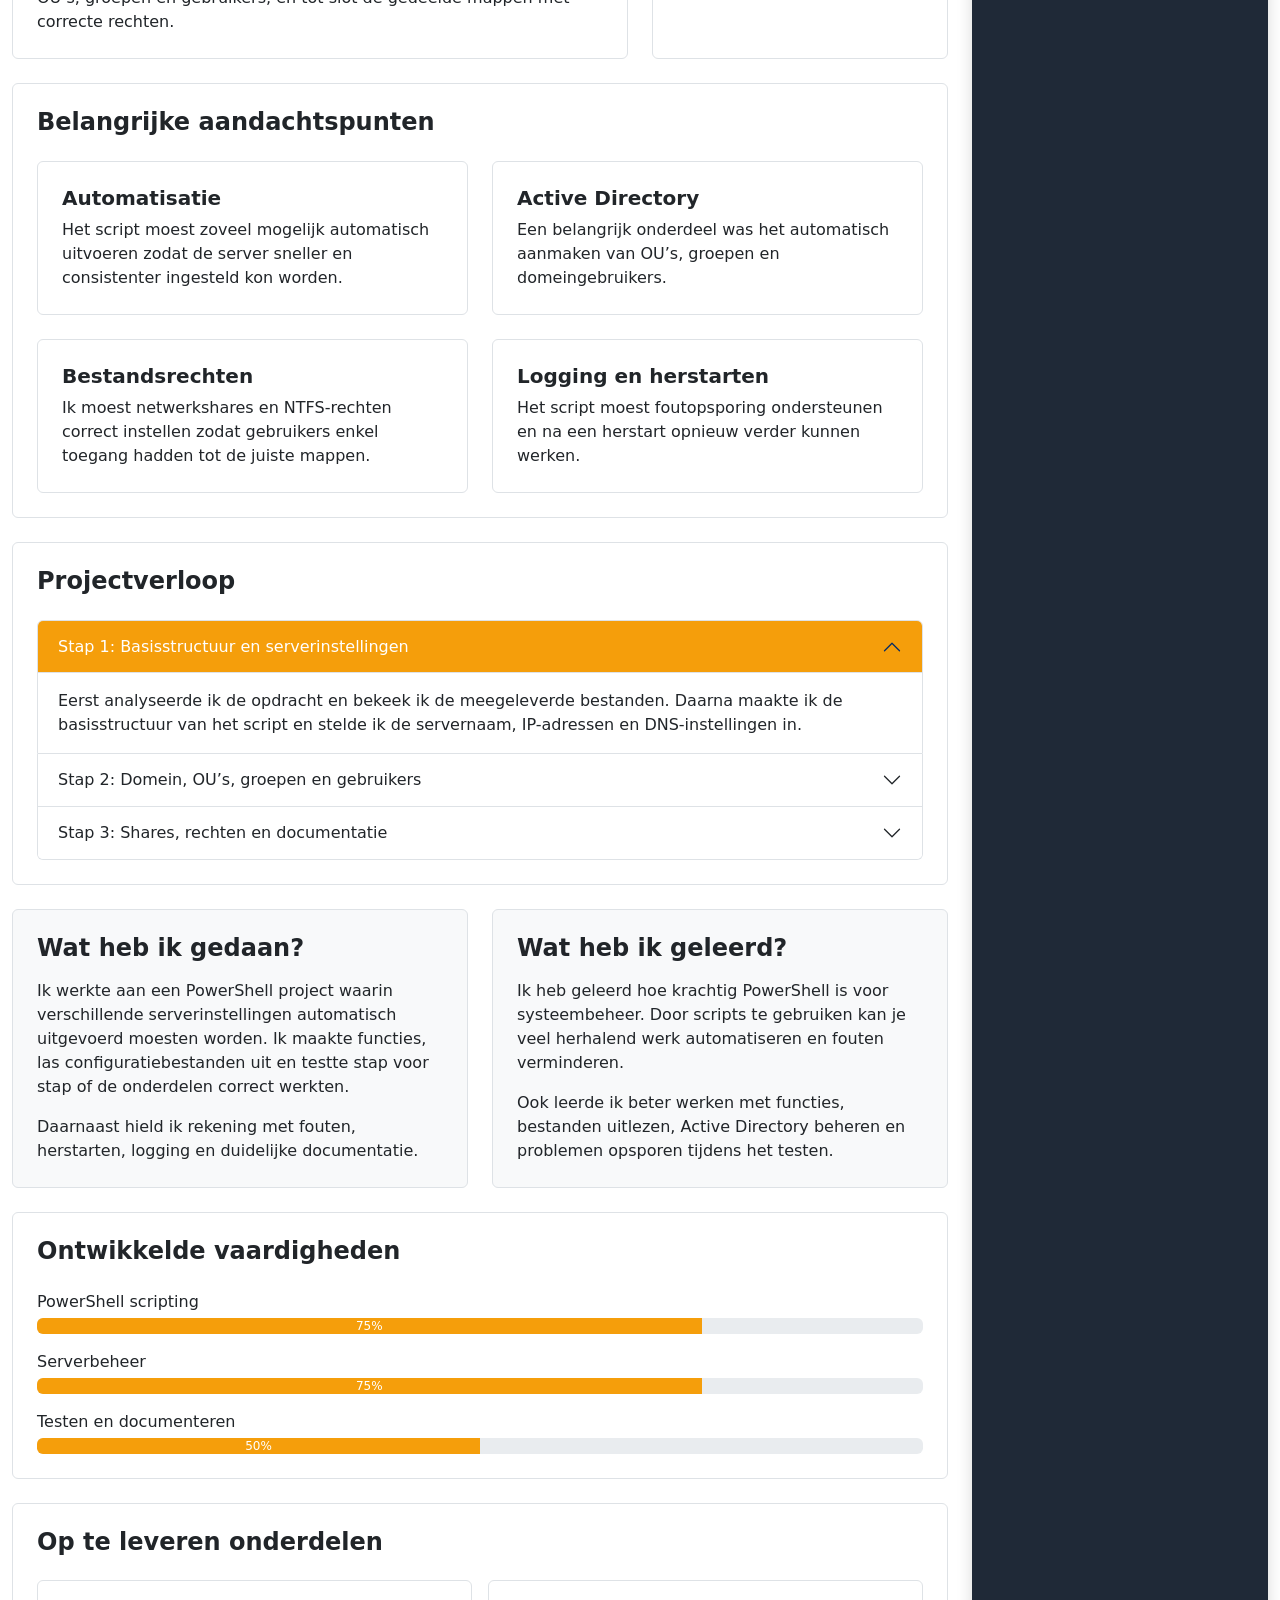
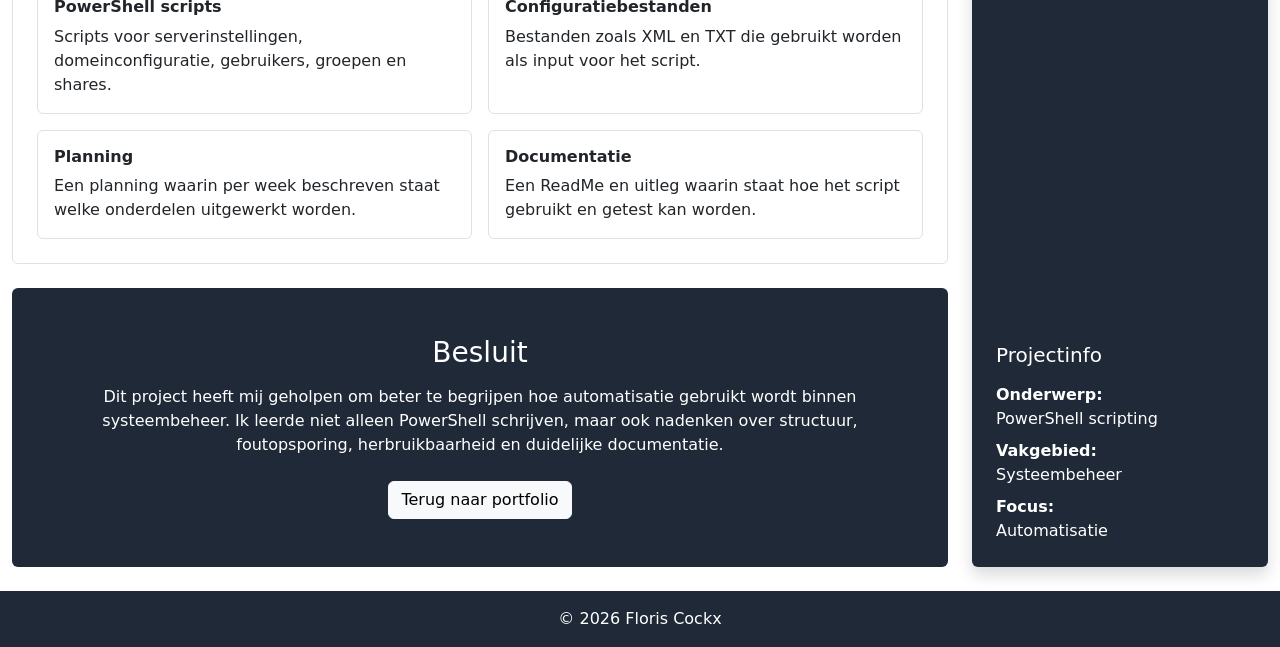
<file: scripting.html>
<!DOCTYPE html>
<html lang="nl-BE">
    
<head>
    <!-- Required meta tags -->
    <meta charset="UTF-8">
    <!-- version egde --> 
    <meta http-equiv="X-UA-Compatible" content="IE=edge">
    <meta name="viewport" content="width=device-width, initial-scale=1.0">
    <title>Scripting project | Portfolio Floris Cockx</title>
    <!--Reset css copy paste-->
    <link rel="stylesheet" href="css/reset.css">
    <!-- Bootstrap CSS -->
    <link href="https://cdn.jsdelivr.net/npm/bootstrap@5.3.3/dist/css/bootstrap.min.css" rel="stylesheet"
      integrity="sha384-QWTKZyjpPEjISv5WaRU9OFeRpok6YctnYmDr5pNlyT2bRjXh0JMhjY6hW+ALEwIH" crossorigin="anonymous">
    <!-- Bootstrap CSS icons: https://icons.getbootstrap.com/#usage -->
    <link rel="stylesheet" href="https://cdn.jsdelivr.net/npm/bootstrap-icons@1.11.3/font/bootstrap-icons.min.css">
    <!-- JavaScript: Bootstrap Bundle with Popper -->
    <script src="https://cdn.jsdelivr.net/npm/bootstrap@5.3.3/dist/js/bootstrap.bundle.min.js"
      integrity="sha384-YvpcrYf0tY3lHB60NNkmXc5s9fDVZLESaAA55NDzOxhy9GkcIdslK1eN7N6jIeHz" crossorigin="anonymous" defer>
    </script>
    <!-- script voor de huidige jaar -->
    <script src="js/script-jaar.js" defer></script>
    <!-- eigen geschreven css voor jouw html-bestand -->
    <link rel="stylesheet" href="css/style.css">
</head>

<body>
    <header>
      <nav class="navbar navbar-expand-lg navbar-dark header-kleur">
        <section class="container-fluid">
          <a class="navbar-brand" href="index.html">
            <img src="assets/images/Logo.png" alt="Logo" height="70">
          </a>

          <button class="navbar-toggler" type="button" data-bs-toggle="collapse" data-bs-target="#hoofdnavigatie"
            aria-controls="hoofdnavigatie" aria-expanded="false" aria-label="Navigatie openen">
            <span class="navbar-toggler-icon"></span>
          </button>

          <section class="collapse navbar-collapse" id="hoofdnavigatie">
            <ul class="navbar-nav me-auto mb-2 mb-lg-0">
              <li class="nav-item">
                <a class="nav-link" href="index.html">Home</a>
              </li>

              <li class="nav-item dropdown">
                <a class="nav-link dropdown-toggle active" href="#" role="button" data-bs-toggle="dropdown"
                  aria-expanded="false">
                  Portfolio
                </a>
                <ul class="dropdown-menu">
                  <li><a class="dropdown-item" href="portfolio.html">Alle projecten</a></li>
                  <li><a class="dropdown-item" href="bekabelingsplan.html">Bekabelingsplan</a></li>
                  <li><a class="dropdown-item" href="magnum_opus1.html">Magnum Opus 1</a></li>
                  <li><a class="dropdown-item" href="topdesign.html">TopDesign</a></li>
                  <li><a class="dropdown-item active" aria-current="page" href="scripting.html">Scripting Project</a></li>
                  <li><a class="dropdown-item" href="magnum_opus2.html">magnum opus 2</a></li>
                  <li><a class="dropdown-item" href="createch.html">createch</a></li>
                </ul>
              </li>

              <li class="nav-item">
                <a class="nav-link" href="contact.html">Contact</a>
              </li>
            </ul>
          </section>
        </section>
      </nav>
    </header>

    <main class="container-fluid py-4">
      <section class="row g-4 align-items-stretch">

        <section class="col-lg-9">

          <section class="bg-light rounded p-4 p-lg-5 mb-4">
            <p class="text-uppercase fw-semibold small mb-2">Project 4</p>
            <h1 class="display-6 fw-bold mb-3">Scripting project met PowerShell</h1>
            <p class="lead mb-4">
              In dit project werkte ik aan een PowerShell script om een Windows Server omgeving automatisch te configureren.
            </p>

            <nav class="d-flex flex-wrap gap-3">
              <a href="#projectoverzicht" class="btn btn-dark btn-lg">Bekijk het project</a>
              <a href="#leerpunten" class="btn btn-outline-dark btn-lg">Wat heb ik geleerd?</a>
            </nav>
          </section>

          <section class="bg-white rounded p-4 mb-4 border">
            <figure>
              <img src="assets/images/scripting.jpg" alt="PowerShell scripting project" class="img-fluid rounded w-100 mb-4 project-foto">
              <figcaption class="text-muted small">Bron: eigen afbeelding</figcaption>
            </figure>

            <section class="row g-4" id="projectoverzicht">
              <article class="col-md-4">
                <section class="border rounded p-4 h-100 bg-light">
                  <h2 class="h5 fw-bold mb-3">Doel</h2>
                  <p class="mb-0">
                    Het doel was om serverconfiguratie zoveel mogelijk te automatiseren met PowerShell scripts.
                  </p>
                </section>
              </article>

              <article class="col-md-4">
                <section class="border rounded p-4 h-100 bg-light">
                  <h2 class="h5 fw-bold mb-3">Context</h2>
                  <p class="mb-0">
                    Ik werkte met Windows Server, Active Directory, XML-bestanden, gebruikers, groepen en gedeelde mappen.
                  </p>
                </section>
              </article>

              <article class="col-md-4">
                <section class="border rounded p-4 h-100 bg-light">
                  <h2 class="h5 fw-bold mb-3">Resultaat</h2>
                  <p class="mb-0">
                    Het resultaat was een scriptstructuur waarmee verschillende onderdelen automatisch ingesteld konden worden.
                  </p>
                </section>
              </article>
            </section>
          </section>

          <section class="row g-4 mb-4">
            <article class="col-lg-8">
              <section class="bg-white rounded p-4 h-100 border">
                <h2 class="h4 fw-bold mb-3">Projectbeschrijving</h2>
                <p>
                  Voor dit scripting project moest ik een automatische configuratie uitwerken voor een Windows Server omgeving. Daarbij moest het script onder andere instellingen uitlezen uit bestanden zoals computer.settings.xml, domain.settings.xml, map.txt en user.txt.
                </p>
                <p class="mb-0">
                  Het project bestond uit meerdere fases. Eerst werd de basisstructuur opgezet, daarna volgden de domeinconfiguratie, de aanmaak van OU’s, groepen en gebruikers, en tot slot de gedeelde mappen met correcte rechten.
                </p>
              </section>
            </article>

            <article class="col-lg-4">
              <section class="bg-white rounded p-4 h-100 border">
                <h2 class="h4 fw-bold mb-3">Kerngegevens</h2>
                <ul class="list-unstyled mb-0">
                  <li class="mb-2"><strong>Onderwerp:</strong> PowerShell</li>
                  <li class="mb-2"><strong>Omgeving:</strong> Windows Server</li>
                  <li class="mb-2"><strong>Onderdelen:</strong> AD, OU’s, users, shares</li>
                  <li class="mb-2"><strong>Bestanden:</strong> XML en TXT</li>
                  <li class="mb-0"><strong>Vakgebied:</strong> Scripting</li>
                </ul>
              </section>
            </article>
          </section>

          <section class="bg-white rounded p-4 mb-4 border">
            <h2 class="h4 fw-bold mb-4">Belangrijke aandachtspunten</h2>

            <section class="row g-4">
              <article class="col-md-6">
                <section class="border rounded p-4 h-100">
                  <h3 class="h5 fw-bold">Automatisatie</h3>
                  <p class="mb-0">
                    Het script moest zoveel mogelijk automatisch uitvoeren zodat de server sneller en consistenter ingesteld kon worden.
                  </p>
                </section>
              </article>

              <article class="col-md-6">
                <section class="border rounded p-4 h-100">
                  <h3 class="h5 fw-bold">Active Directory</h3>
                  <p class="mb-0">
                    Een belangrijk onderdeel was het automatisch aanmaken van OU’s, groepen en domeingebruikers.
                  </p>
                </section>
              </article>

              <article class="col-md-6">
                <section class="border rounded p-4 h-100">
                  <h3 class="h5 fw-bold">Bestandsrechten</h3>
                  <p class="mb-0">
                    Ik moest netwerkshares en NTFS-rechten correct instellen zodat gebruikers enkel toegang hadden tot de juiste mappen.
                  </p>
                </section>
              </article>

              <article class="col-md-6">
                <section class="border rounded p-4 h-100">
                  <h3 class="h5 fw-bold">Logging en herstarten</h3>
                  <p class="mb-0">
                    Het script moest foutopsporing ondersteunen en na een herstart opnieuw verder kunnen werken.
                  </p>
                </section>
              </article>
            </section>
          </section>

          <section class="bg-white rounded p-4 mb-4 border">
            <h2 class="h4 fw-bold mb-4">Projectverloop</h2>

            <section class="accordion" id="projectAccordion">
              <section class="accordion-item">
                <h3 class="accordion-header">
                  <button class="accordion-button" type="button" data-bs-toggle="collapse" data-bs-target="#stap1"
                    aria-expanded="true" aria-controls="stap1">
                    Stap 1: Basisstructuur en serverinstellingen
                  </button>
                </h3>
                <section id="stap1" class="accordion-collapse collapse show" data-bs-parent="#projectAccordion">
                  <section class="accordion-body">
                    Eerst analyseerde ik de opdracht en bekeek ik de meegeleverde bestanden. Daarna maakte ik de basisstructuur van het script en stelde ik de servernaam, IP-adressen en DNS-instellingen in.
                  </section>
                </section>
              </section>

              <section class="accordion-item">
                <h3 class="accordion-header">
                  <button class="accordion-button collapsed" type="button" data-bs-toggle="collapse" data-bs-target="#stap2"
                    aria-expanded="false" aria-controls="stap2">
                    Stap 2: Domein, OU’s, groepen en gebruikers
                  </button>
                </h3>
                <section id="stap2" class="accordion-collapse collapse" data-bs-parent="#projectAccordion">
                  <section class="accordion-body">
                    Daarna werkte ik aan de domeinconfiguratie. Ik maakte functies om OU’s, security groups en gebruikers automatisch aan te maken op basis van de opgegeven bestanden.
                  </section>
                </section>
              </section>

              <section class="accordion-item">
                <h3 class="accordion-header">
                  <button class="accordion-button collapsed" type="button" data-bs-toggle="collapse" data-bs-target="#stap3"
                    aria-expanded="false" aria-controls="stap3">
                    Stap 3: Shares, rechten en documentatie
                  </button>
                </h3>
                <section id="stap3" class="accordion-collapse collapse" data-bs-parent="#projectAccordion">
                  <section class="accordion-body">
                    In de laatste fase werkte ik aan de mappenstructuur, gedeelde mappen, NTFS-rechten, logging en documentatie. Daarna testte ik of het script correct werkte in de serveromgeving.
                  </section>
                </section>
              </section>
            </section>
          </section>

          <section class="row g-4 mb-4">
            <article class="col-md-6">
              <section class="bg-light rounded p-4 h-100 border">
                <h2 class="h4 fw-bold mb-3">Wat heb ik gedaan?</h2>
                <p>
                  Ik werkte aan een PowerShell project waarin verschillende serverinstellingen automatisch uitgevoerd moesten worden. Ik maakte functies, las configuratiebestanden uit en testte stap voor stap of de onderdelen correct werkten.
                </p>
                <p class="mb-0">
                  Daarnaast hield ik rekening met fouten, herstarten, logging en duidelijke documentatie.
                </p>
              </section>
            </article>

            <article class="col-md-6" id="leerpunten">
              <section class="bg-light rounded p-4 h-100 border">
                <h2 class="h4 fw-bold mb-3">Wat heb ik geleerd?</h2>
                <p>
                  Ik heb geleerd hoe krachtig PowerShell is voor systeembeheer. Door scripts te gebruiken kan je veel herhalend werk automatiseren en fouten verminderen.
                </p>
                <p class="mb-0">
                  Ook leerde ik beter werken met functies, bestanden uitlezen, Active Directory beheren en problemen opsporen tijdens het testen.
                </p>
              </section>
            </article>
          </section>

          <section class="bg-white rounded p-4 mb-4 border">
            <h2 class="h4 fw-bold mb-4">Ontwikkelde vaardigheden</h2>

            <p class="mb-1">PowerShell scripting</p>
            <section class="progress mb-3" role="progressbar" aria-label="PowerShell scripting" aria-valuenow="75" aria-valuemin="0" aria-valuemax="100">
              <section class="progress-bar w-75">75%</section>
            </section>

            <p class="mb-1">Serverbeheer</p>
            <section class="progress mb-3" role="progressbar" aria-label="Serverbeheer" aria-valuenow="75" aria-valuemin="0" aria-valuemax="100">
              <section class="progress-bar w-75">75%</section>
            </section>

            <p class="mb-1">Testen en documenteren</p>
            <section class="progress mb-0" role="progressbar" aria-label="Testen en documenteren" aria-valuenow="50" aria-valuemin="0" aria-valuemax="100">
              <section class="progress-bar w-50">50%</section>
            </section>
          </section>

          <section class="bg-white rounded p-4 mb-4 border">
            <h2 class="h4 fw-bold mb-4">Op te leveren onderdelen</h2>

            <section class="row g-3">
              <article class="col-md-6">
                <section class="border rounded p-3 h-100">
                  <h3 class="h6 fw-bold mb-2">PowerShell scripts</h3>
                  <p class="mb-0">Scripts voor serverinstellingen, domeinconfiguratie, gebruikers, groepen en shares.</p>
                </section>
              </article>

              <article class="col-md-6">
                <section class="border rounded p-3 h-100">
                  <h3 class="h6 fw-bold mb-2">Configuratiebestanden</h3>
                  <p class="mb-0">Bestanden zoals XML en TXT die gebruikt worden als input voor het script.</p>
                </section>
              </article>

              <article class="col-md-6">
                <section class="border rounded p-3 h-100">
                  <h3 class="h6 fw-bold mb-2">Planning</h3>
                  <p class="mb-0">Een planning waarin per week beschreven staat welke onderdelen uitgewerkt worden.</p>
                </section>
              </article>

              <article class="col-md-6">
                <section class="border rounded p-3 h-100">
                  <h3 class="h6 fw-bold mb-2">Documentatie</h3>
                  <p class="mb-0">Een ReadMe en uitleg waarin staat hoe het script gebruikt en getest kan worden.</p>
                </section>
              </article>
            </section>
          </section>

          <section class="header-kleur text-white rounded p-4 p-lg-5 text-center">
            <h2 class="h3 mb-3">Besluit</h2>
            <p class="mb-4">
              Dit project heeft mij geholpen om beter te begrijpen hoe automatisatie gebruikt wordt binnen systeembeheer. Ik leerde niet alleen PowerShell schrijven, maar ook nadenken over structuur, foutopsporing, herbruikbaarheid en duidelijke documentatie.
            </p>
            <a href="portfolio.html" class="btn btn-light">Terug naar portfolio</a>
          </section>

        </section>

        <aside class="col-lg-3">
          <section class="header-kleur text-white rounded p-4 h-100 shadow d-flex flex-column">
            <h2 class="h3 mb-4">Projecten</h2>

            <ul class="list-unstyled mb-4">
              <li class="mb-2"><a href="bekabelingsplan.html" class="text-white text-decoration-none">Bekabelingsplan</a></li>
              <li class="mb-2"><a href="magnum_opus1.html" class="text-white text-decoration-none">Magnum Opus 1</a></li>
              <li class="mb-2"><a href="topdesign.html" class="text-white text-decoration-none">TopDesign</a></li>
              <li class="mb-2"><a href="scripting.html" class="text-white text-decoration-none fw-bold">Scripting Project</a></li>
              <li class="mb-2"><a href="magnum_opus2.html" class="text-white text-decoration-none">Magnum Opus 2</a></li>
              <li class="mb-0"><a href="createch.html" class="text-white text-decoration-none">CreaTech</a></li>
            </ul>

            <section class="mt-auto">
              <h3 class="h5 mb-3">Projectinfo</h3>
              <p class="mb-2"><strong>Onderwerp:</strong><br>PowerShell scripting</p>
              <p class="mb-2"><strong>Vakgebied:</strong><br>Systeembeheer</p>
              <p class="mb-0"><strong>Focus:</strong><br>Automatisatie</p>
            </section>
          </section>
        </aside>

      </section>
    </main>

    <footer class="header-kleur text-white text-center py-3">
      <p class="sticky-bottom text-center mb-0">&copy; <span id="year"></span> Floris Cockx</p>
    </footer>
</body>
</html>
</file>
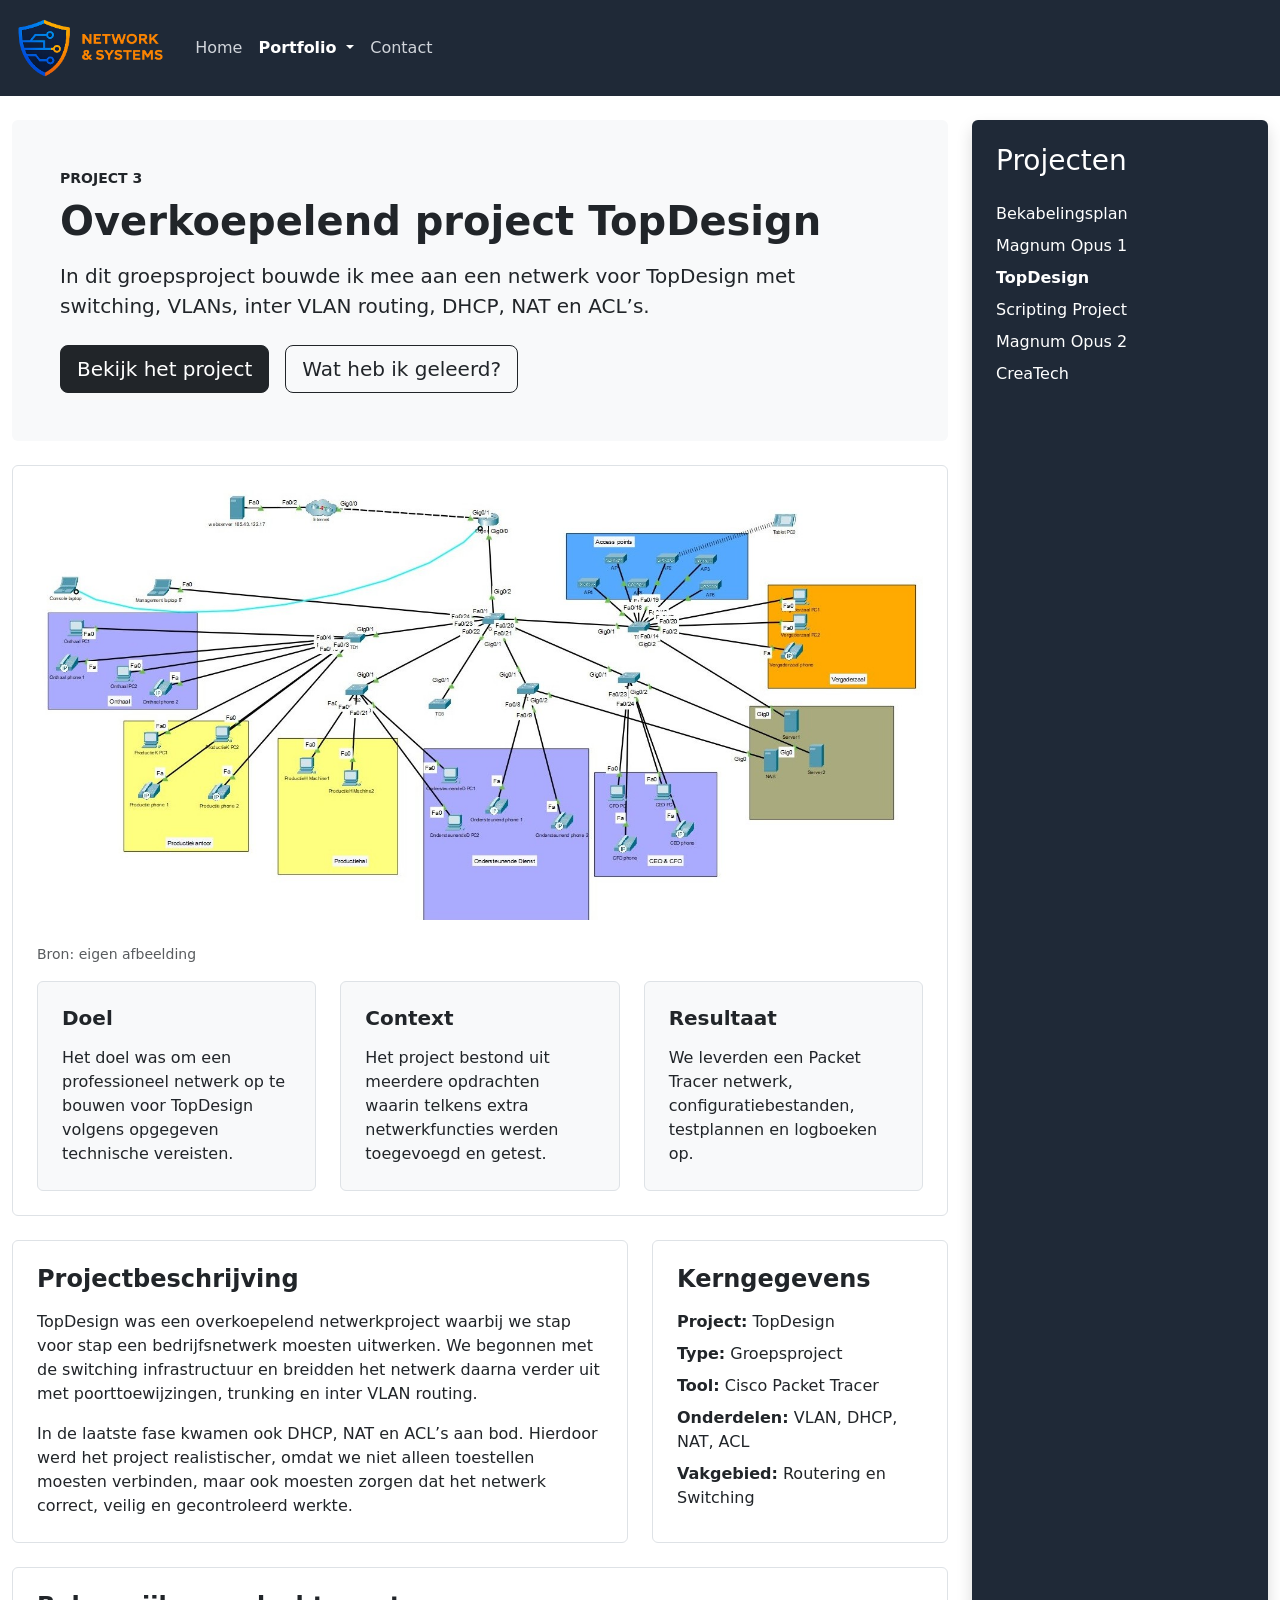
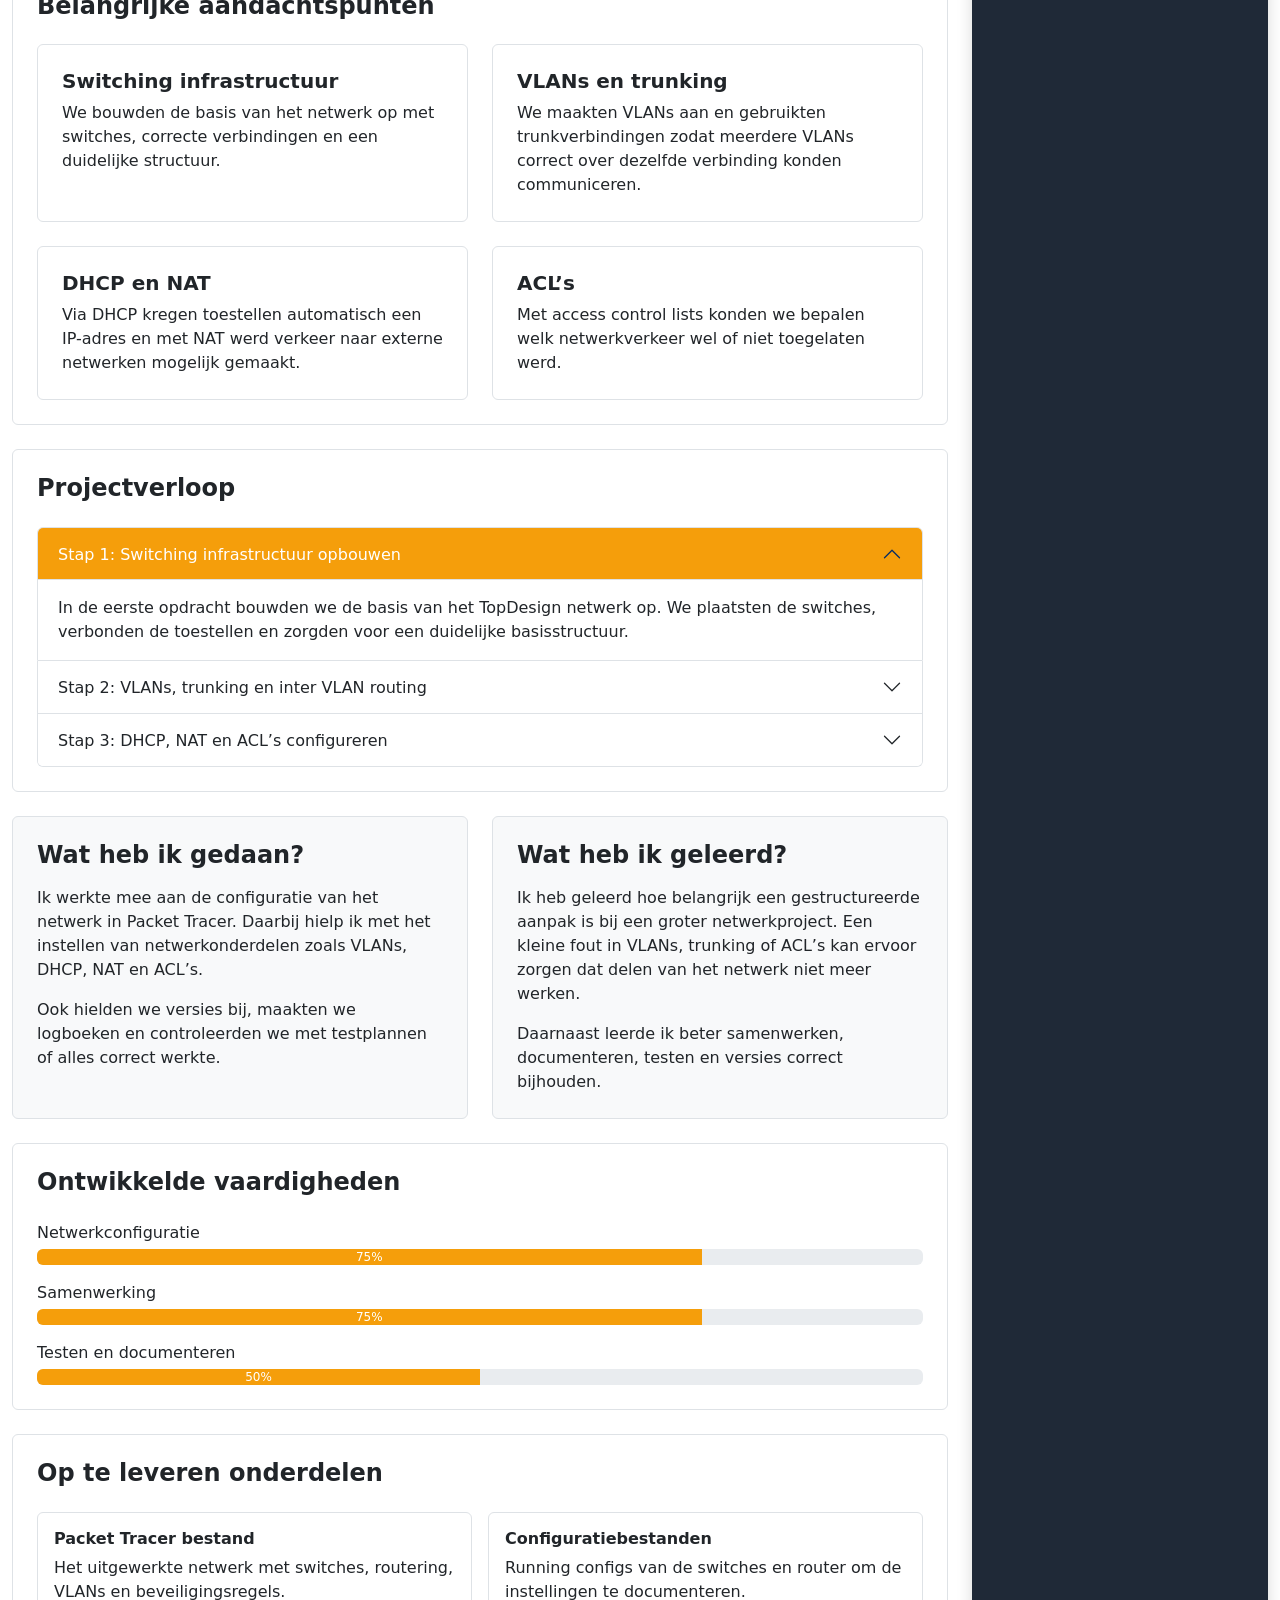
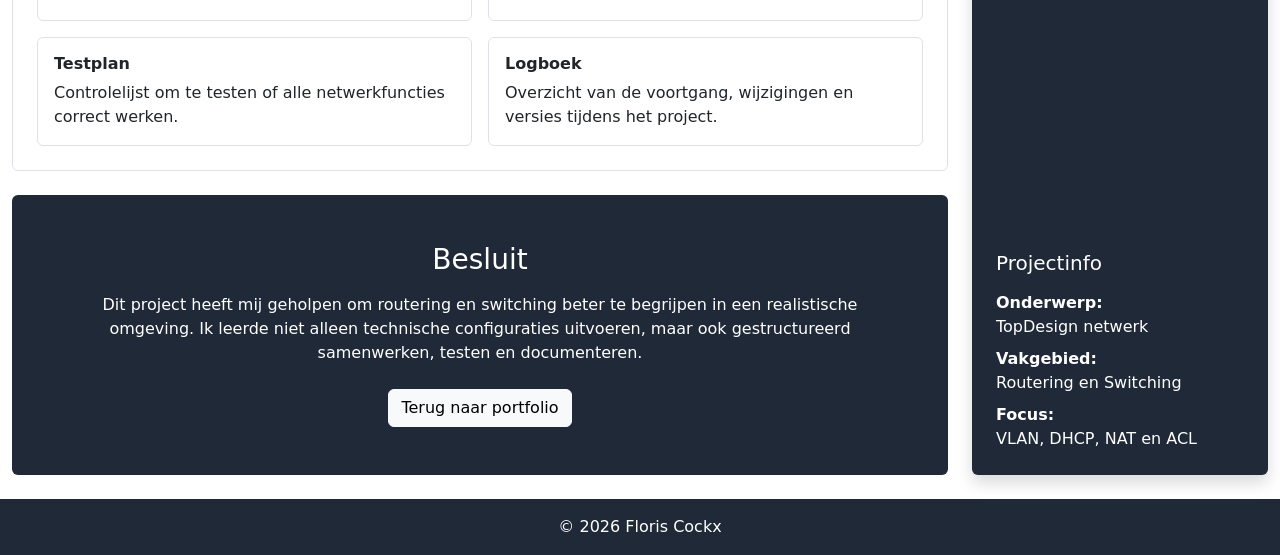
<file: topdesign.html>
<!DOCTYPE html>
<html lang="nl-BE">
    
<head>
    <!-- Required meta tags -->
    <meta charset="UTF-8">
    <!-- version egde --> 
    <meta http-equiv="X-UA-Compatible" content="IE=edge">
    <meta name="viewport" content="width=device-width, initial-scale=1.0">
    <title>TopDesign | Portfolio Floris Cockx</title>
    <!--Reset css copy paste-->
    <link rel="stylesheet" href="css/reset.css">
    <!-- Bootstrap CSS -->
    <link href="https://cdn.jsdelivr.net/npm/bootstrap@5.3.3/dist/css/bootstrap.min.css" rel="stylesheet"
      integrity="sha384-QWTKZyjpPEjISv5WaRU9OFeRpok6YctnYmDr5pNlyT2bRjXh0JMhjY6hW+ALEwIH" crossorigin="anonymous">
    <!-- Bootstrap CSS icons: https://icons.getbootstrap.com/#usage -->
    <link rel="stylesheet" href="https://cdn.jsdelivr.net/npm/bootstrap-icons@1.11.3/font/bootstrap-icons.min.css">
    <!-- JavaScript: Bootstrap Bundle with Popper -->
    <script src="https://cdn.jsdelivr.net/npm/bootstrap@5.3.3/dist/js/bootstrap.bundle.min.js"
      integrity="sha384-YvpcrYf0tY3lHB60NNkmXc5s9fDVZLESaAA55NDzOxhy9GkcIdslK1eN7N6jIeHz" crossorigin="anonymous" defer>
    </script>
    <!-- script voor de huidige jaar -->
    <script src="js/script-jaar.js" defer></script>
    <!-- eigen geschreven css voor jouw html-bestand -->
    <link rel="stylesheet" href="css/style.css">
</head>

<body>
    <header>
      <nav class="navbar navbar-expand-lg navbar-dark header-kleur">
        <section class="container-fluid">
          <a class="navbar-brand" href="index.html">
            <img src="assets/images/Logo.png" alt="Logo" height="70">
          </a>

          <button class="navbar-toggler" type="button" data-bs-toggle="collapse" data-bs-target="#hoofdnavigatie"
            aria-controls="hoofdnavigatie" aria-expanded="false" aria-label="Navigatie openen">
            <span class="navbar-toggler-icon"></span>
          </button>

          <section class="collapse navbar-collapse" id="hoofdnavigatie">
            <ul class="navbar-nav me-auto mb-2 mb-lg-0">
              <li class="nav-item">
                <a class="nav-link" href="index.html">Home</a>
              </li>

              <li class="nav-item dropdown">
                <a class="nav-link dropdown-toggle active" href="#" role="button" data-bs-toggle="dropdown"
                  aria-expanded="false">
                  Portfolio
                </a>
                <ul class="dropdown-menu">
                  <li><a class="dropdown-item" href="portfolio.html">Alle projecten</a></li>
                  <li><a class="dropdown-item" href="bekabelingsplan.html">Bekabelingsplan</a></li>
                  <li><a class="dropdown-item" href="magnum_opus1.html">Magnum Opus 1</a></li>
                  <li><a class="dropdown-item active" aria-current="page" href="topdesign.html">TopDesign</a></li>
                  <li><a class="dropdown-item" href="scripting.html">scripting project</a></li>
                  <li><a class="dropdown-item" href="magnum_opus2.html">magnum opus 2</a></li>
                  <li><a class="dropdown-item" href="createch.html">createch</a></li>
                </ul>
              </li>

              <li class="nav-item">
                <a class="nav-link" href="contact.html">Contact</a>
              </li>
            </ul>
          </section>
        </section>
      </nav>
    </header>

    <main class="container-fluid py-4">
      <section class="row g-4 align-items-stretch">

        <section class="col-lg-9">

          <section class="bg-light rounded p-4 p-lg-5 mb-4">
            <p class="text-uppercase fw-semibold small mb-2">Project 3</p>
            <h1 class="display-6 fw-bold mb-3">Overkoepelend project TopDesign</h1>
            <p class="lead mb-4">
              In dit groepsproject bouwde ik mee aan een netwerk voor TopDesign met switching, VLANs, inter VLAN routing, DHCP, NAT en ACL’s.
            </p>

            <nav class="d-flex flex-wrap gap-3">
              <a href="#projectoverzicht" class="btn btn-dark btn-lg">Bekijk het project</a>
              <a href="#leerpunten" class="btn btn-outline-dark btn-lg">Wat heb ik geleerd?</a>
            </nav>
          </section>

          <section class="bg-white rounded p-4 mb-4 border">
            <figure>
              <img src="assets/images/TopDesign2.jpg" alt="TopDesign netwerkproject" class="img-fluid rounded w-100 mb-4 project-foto">
              <figcaption class="text-muted small">Bron: eigen afbeelding</figcaption>
            </figure>

            <section class="row g-4" id="projectoverzicht">
              <article class="col-md-4">
                <section class="border rounded p-4 h-100 bg-light">
                  <h2 class="h5 fw-bold mb-3">Doel</h2>
                  <p class="mb-0">
                    Het doel was om een professioneel netwerk op te bouwen voor TopDesign volgens opgegeven technische vereisten.
                  </p>
                </section>
              </article>

              <article class="col-md-4">
                <section class="border rounded p-4 h-100 bg-light">
                  <h2 class="h5 fw-bold mb-3">Context</h2>
                  <p class="mb-0">
                    Het project bestond uit meerdere opdrachten waarin telkens extra netwerkfuncties werden toegevoegd en getest.
                  </p>
                </section>
              </article>

              <article class="col-md-4">
                <section class="border rounded p-4 h-100 bg-light">
                  <h2 class="h5 fw-bold mb-3">Resultaat</h2>
                  <p class="mb-0">
                    We leverden een Packet Tracer netwerk, configuratiebestanden, testplannen en logboeken op.
                  </p>
                </section>
              </article>
            </section>
          </section>

          <section class="row g-4 mb-4">
            <article class="col-lg-8">
              <section class="bg-white rounded p-4 h-100 border">
                <h2 class="h4 fw-bold mb-3">Projectbeschrijving</h2>
                <p>
                  TopDesign was een overkoepelend netwerkproject waarbij we stap voor stap een bedrijfsnetwerk moesten uitwerken. We begonnen met de switching infrastructuur en breidden het netwerk daarna verder uit met poorttoewijzingen, trunking en inter VLAN routing.
                </p>
                <p class="mb-0">
                  In de laatste fase kwamen ook DHCP, NAT en ACL’s aan bod. Hierdoor werd het project realistischer, omdat we niet alleen toestellen moesten verbinden, maar ook moesten zorgen dat het netwerk correct, veilig en gecontroleerd werkte.
                </p>
              </section>
            </article>

            <article class="col-lg-4">
              <section class="bg-white rounded p-4 h-100 border">
                <h2 class="h4 fw-bold mb-3">Kerngegevens</h2>
                <ul class="list-unstyled mb-0">
                  <li class="mb-2"><strong>Project:</strong> TopDesign</li>
                  <li class="mb-2"><strong>Type:</strong> Groepsproject</li>
                  <li class="mb-2"><strong>Tool:</strong> Cisco Packet Tracer</li>
                  <li class="mb-2"><strong>Onderdelen:</strong> VLAN, DHCP, NAT, ACL</li>
                  <li class="mb-0"><strong>Vakgebied:</strong> Routering en Switching</li>
                </ul>
              </section>
            </article>
          </section>

          <section class="bg-white rounded p-4 mb-4 border">
            <h2 class="h4 fw-bold mb-4">Belangrijke aandachtspunten</h2>

            <section class="row g-4">
              <article class="col-md-6">
                <section class="border rounded p-4 h-100">
                  <h3 class="h5 fw-bold">Switching infrastructuur</h3>
                  <p class="mb-0">
                    We bouwden de basis van het netwerk op met switches, correcte verbindingen en een duidelijke structuur.
                  </p>
                </section>
              </article>

              <article class="col-md-6">
                <section class="border rounded p-4 h-100">
                  <h3 class="h5 fw-bold">VLANs en trunking</h3>
                  <p class="mb-0">
                    We maakten VLANs aan en gebruikten trunkverbindingen zodat meerdere VLANs correct over dezelfde verbinding konden communiceren.
                  </p>
                </section>
              </article>

              <article class="col-md-6">
                <section class="border rounded p-4 h-100">
                  <h3 class="h5 fw-bold">DHCP en NAT</h3>
                  <p class="mb-0">
                    Via DHCP kregen toestellen automatisch een IP-adres en met NAT werd verkeer naar externe netwerken mogelijk gemaakt.
                  </p>
                </section>
              </article>

              <article class="col-md-6">
                <section class="border rounded p-4 h-100">
                  <h3 class="h5 fw-bold">ACL’s</h3>
                  <p class="mb-0">
                    Met access control lists konden we bepalen welk netwerkverkeer wel of niet toegelaten werd.
                  </p>
                </section>
              </article>
            </section>
          </section>

          <section class="bg-white rounded p-4 mb-4 border">
            <h2 class="h4 fw-bold mb-4">Projectverloop</h2>

            <section class="accordion" id="projectAccordion">
              <section class="accordion-item">
                <h3 class="accordion-header">
                  <button class="accordion-button" type="button" data-bs-toggle="collapse" data-bs-target="#stap1"
                    aria-expanded="true" aria-controls="stap1">
                    Stap 1: Switching infrastructuur opbouwen
                  </button>
                </h3>
                <section id="stap1" class="accordion-collapse collapse show" data-bs-parent="#projectAccordion">
                  <section class="accordion-body">
                    In de eerste opdracht bouwden we de basis van het TopDesign netwerk op. We plaatsten de switches, verbonden de toestellen en zorgden voor een duidelijke basisstructuur.
                  </section>
                </section>
              </section>

              <section class="accordion-item">
                <h3 class="accordion-header">
                  <button class="accordion-button collapsed" type="button" data-bs-toggle="collapse" data-bs-target="#stap2"
                    aria-expanded="false" aria-controls="stap2">
                    Stap 2: VLANs, trunking en inter VLAN routing
                  </button>
                </h3>
                <section id="stap2" class="accordion-collapse collapse" data-bs-parent="#projectAccordion">
                  <section class="accordion-body">
                    Daarna werkten we met VLANs, poorttoewijzingen, trunkpoorten en inter VLAN routing. Hierdoor konden verschillende afdelingen logisch gescheiden worden, maar toch gecontroleerd communiceren.
                  </section>
                </section>
              </section>

              <section class="accordion-item">
                <h3 class="accordion-header">
                  <button class="accordion-button collapsed" type="button" data-bs-toggle="collapse" data-bs-target="#stap3"
                    aria-expanded="false" aria-controls="stap3">
                    Stap 3: DHCP, NAT en ACL’s configureren
                  </button>
                </h3>
                <section id="stap3" class="accordion-collapse collapse" data-bs-parent="#projectAccordion">
                  <section class="accordion-body">
                    In de laatste fase configureerden we DHCP, NAT en ACL’s. Daarna testten we of de configuratie werkte en documenteerden we onze resultaten in het testplan en logboek.
                  </section>
                </section>
              </section>
            </section>
          </section>

          <section class="row g-4 mb-4">
            <article class="col-md-6">
              <section class="bg-light rounded p-4 h-100 border">
                <h2 class="h4 fw-bold mb-3">Wat heb ik gedaan?</h2>
                <p>
                  Ik werkte mee aan de configuratie van het netwerk in Packet Tracer. Daarbij hielp ik met het instellen van netwerkonderdelen zoals VLANs, DHCP, NAT en ACL’s.
                </p>
                <p class="mb-0">
                  Ook hielden we versies bij, maakten we logboeken en controleerden we met testplannen of alles correct werkte.
                </p>
              </section>
            </article>

            <article class="col-md-6" id="leerpunten">
              <section class="bg-light rounded p-4 h-100 border">
                <h2 class="h4 fw-bold mb-3">Wat heb ik geleerd?</h2>
                <p>
                  Ik heb geleerd hoe belangrijk een gestructureerde aanpak is bij een groter netwerkproject. Een kleine fout in VLANs, trunking of ACL’s kan ervoor zorgen dat delen van het netwerk niet meer werken.
                </p>
                <p class="mb-0">
                  Daarnaast leerde ik beter samenwerken, documenteren, testen en versies correct bijhouden.
                </p>
              </section>
            </article>
          </section>

          <section class="bg-white rounded p-4 mb-4 border">
            <h2 class="h4 fw-bold mb-4">Ontwikkelde vaardigheden</h2>

            <p class="mb-1">Netwerkconfiguratie</p>
            <section class="progress mb-3" role="progressbar" aria-label="Netwerkconfiguratie" aria-valuenow="75" aria-valuemin="0" aria-valuemax="100">
              <section class="progress-bar w-75">75%</section>
            </section>

            <p class="mb-1">Samenwerking</p>
            <section class="progress mb-3" role="progressbar" aria-label="Samenwerking" aria-valuenow="75" aria-valuemin="0" aria-valuemax="100">
              <section class="progress-bar w-75">75%</section>
            </section>

            <p class="mb-1">Testen en documenteren</p>
            <section class="progress mb-0" role="progressbar" aria-label="Testen en documenteren" aria-valuenow="50" aria-valuemin="0" aria-valuemax="100">
              <section class="progress-bar w-50">50%</section>
            </section>
          </section>

          <section class="bg-white rounded p-4 mb-4 border">
            <h2 class="h4 fw-bold mb-4">Op te leveren onderdelen</h2>

            <section class="row g-3">
              <article class="col-md-6">
                <section class="border rounded p-3 h-100">
                  <h3 class="h6 fw-bold mb-2">Packet Tracer bestand</h3>
                  <p class="mb-0">Het uitgewerkte netwerk met switches, routering, VLANs en beveiligingsregels.</p>
                </section>
              </article>

              <article class="col-md-6">
                <section class="border rounded p-3 h-100">
                  <h3 class="h6 fw-bold mb-2">Configuratiebestanden</h3>
                  <p class="mb-0">Running configs van de switches en router om de instellingen te documenteren.</p>
                </section>
              </article>

              <article class="col-md-6">
                <section class="border rounded p-3 h-100">
                  <h3 class="h6 fw-bold mb-2">Testplan</h3>
                  <p class="mb-0">Controlelijst om te testen of alle netwerkfuncties correct werken.</p>
                </section>
              </article>

              <article class="col-md-6">
                <section class="border rounded p-3 h-100">
                  <h3 class="h6 fw-bold mb-2">Logboek</h3>
                  <p class="mb-0">Overzicht van de voortgang, wijzigingen en versies tijdens het project.</p>
                </section>
              </article>
            </section>
          </section>

          <section class="header-kleur text-white rounded p-4 p-lg-5 text-center">
            <h2 class="h3 mb-3">Besluit</h2>
            <p class="mb-4">
              Dit project heeft mij geholpen om routering en switching beter te begrijpen in een realistische omgeving. Ik leerde niet alleen technische configuraties uitvoeren, maar ook gestructureerd samenwerken, testen en documenteren.
            </p>
            <a href="portfolio.html" class="btn btn-light">Terug naar portfolio</a>
          </section>

        </section>

        <aside class="col-lg-3">
          <section class="header-kleur text-white rounded p-4 h-100 shadow d-flex flex-column">
            <h2 class="h3 mb-4">Projecten</h2>

            <ul class="list-unstyled mb-4">
              <li class="mb-2"><a href="bekabelingsplan.html" class="text-white text-decoration-none">Bekabelingsplan</a></li>
              <li class="mb-2"><a href="magnum_opus1.html" class="text-white text-decoration-none">Magnum Opus 1</a></li>
              <li class="mb-2"><a href="topdesign.html" class="text-white text-decoration-none fw-bold">TopDesign</a></li>
              <li class="mb-2"><a href="scripting.html" class="text-white text-decoration-none">Scripting Project</a></li>
              <li class="mb-2"><a href="magnum_opus2.html" class="text-white text-decoration-none">Magnum Opus 2</a></li>
              <li class="mb-0"><a href="createch.html" class="text-white text-decoration-none">CreaTech</a></li>
            </ul>

            <section class="mt-auto">
              <h3 class="h5 mb-3">Projectinfo</h3>
              <p class="mb-2"><strong>Onderwerp:</strong><br>TopDesign netwerk</p>
              <p class="mb-2"><strong>Vakgebied:</strong><br>Routering en Switching</p>
              <p class="mb-0"><strong>Focus:</strong><br>VLAN, DHCP, NAT en ACL</p>
            </section>
          </section>
        </aside>

      </section>
    </main>

    <footer class="header-kleur text-white text-center py-3">
      <p class="sticky-bottom text-center mb-0">&copy; <span id="year"></span> Floris Cockx</p>
    </footer>
</body>
</html>
</file>
<file: css/style.css>
header{
    position: sticky;
    top: 0;
    z-index: 1000;
}

.header-kleur{
    background-color: #1f2937;
}

.navbar-nav .nav-link{
    color: #d1d5db;
}

.navbar-nav .nav-link:hover{
    color: #f59e0b;
}

.navbar-nav .nav-link.active{
    color: white;
    font-weight: 600;
}

.carousel-foto {
    height: 600px;
    width: 100%;
    object-fit: cover;
}

.card-img-top {
    height: 220px;
    object-fit: cover;
}

#leerpunten {
    scroll-margin-top: 120px;
}

#projectoverzicht {
    scroll-margin-top: 120px;
}

#map {
    height: 300px;
}

.accordion-button:not(.collapsed) {
  background-color: #f59e0b;
  color: white;
}

.accordion-button:focus {
  box-shadow: none;
  border-color: #f59e0b;
}

.progress-bar {
  background-color: #f59e0b; 
}

.dropdown-item.active,
.dropdown-item:active {
    background-color: #f59e0b;
    color: white;
}
</file>
